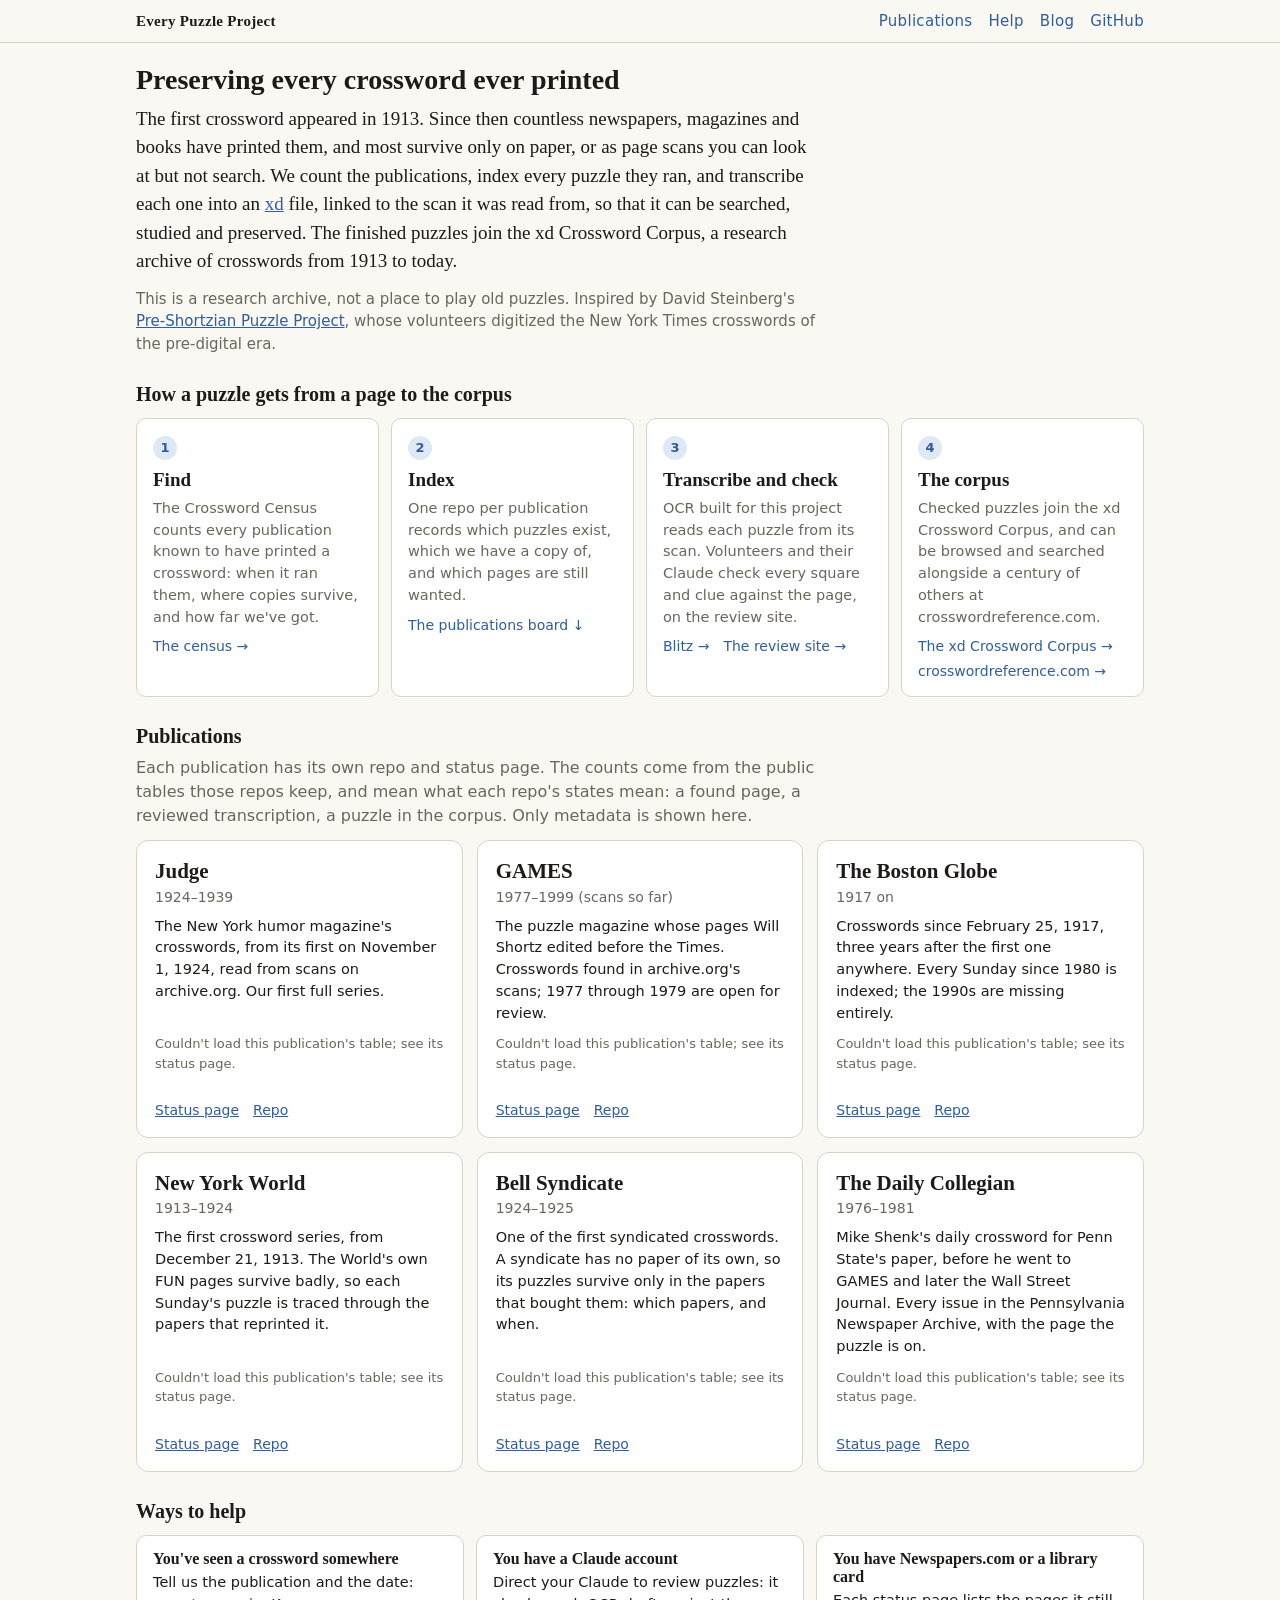
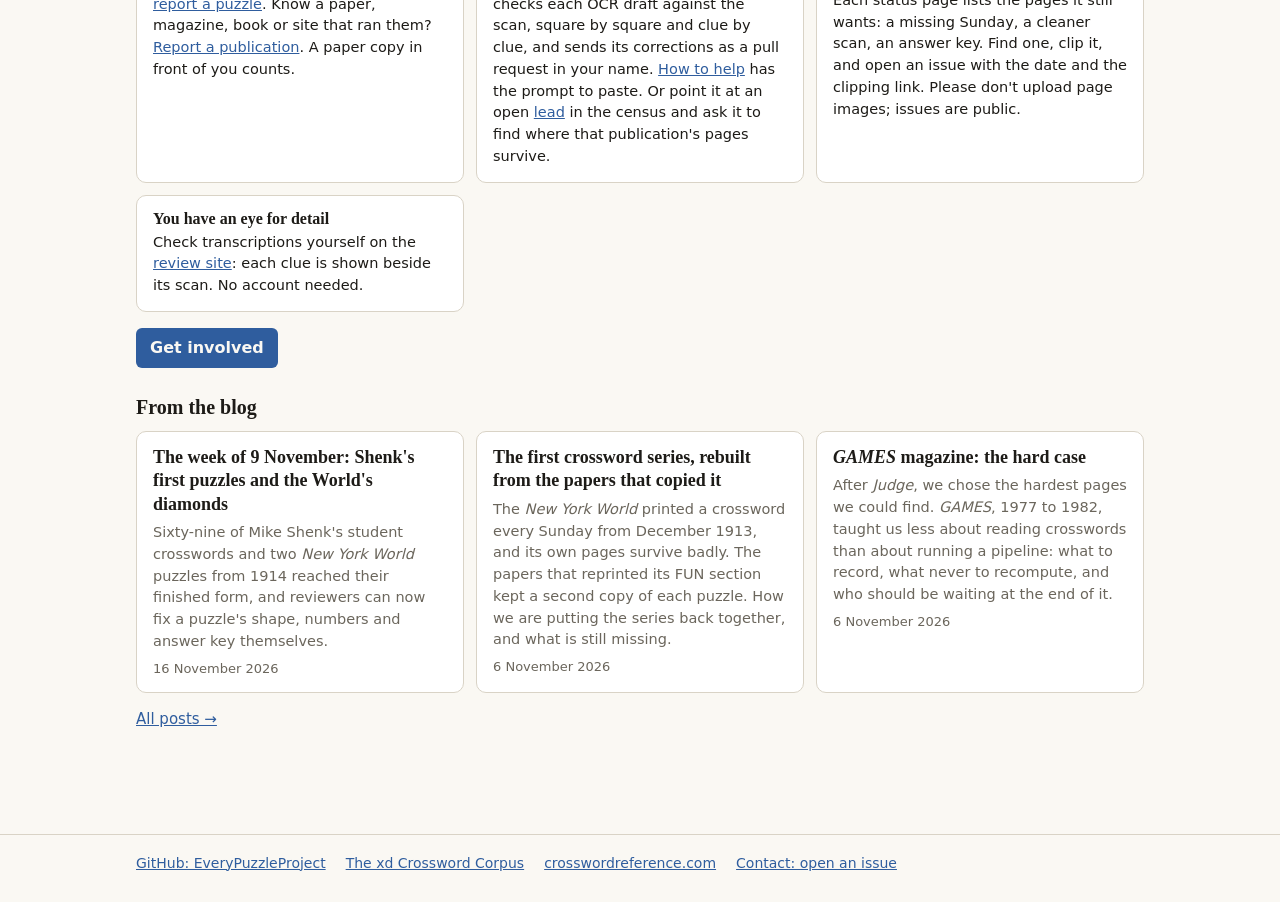
<file: index.html>
<!doctype html>
<html lang="en">
<head>
<meta charset="utf-8">
<meta name="viewport" content="width=device-width,initial-scale=1">
<title>Every Puzzle Project</title>
<meta name="description" content="Preserving every crossword ever printed. Most old puzzles survive only on paper, or as scans you can look at but not search. We count the publications, index the puzzles, and transcribe each one into an xd file linked to its scan, so it is archived for good in the xd Crossword Corpus.">
<meta property="og:type" content="website">
<meta property="og:site_name" content="Every Puzzle Project">
<meta property="og:title" content="Every Puzzle Project: preserving every crossword ever printed">
<meta property="og:description" content="Preserving every crossword ever printed. Most old puzzles survive only on paper, or as scans you can look at but not search. We count the publications, index the puzzles, and transcribe each one into an xd file linked to its scan, so it is archived for good in the xd Crossword Corpus.">
<meta property="og:url" content="https://everypuzzleproject.org/">
<meta property="og:image" content="https://everypuzzleproject.org/img/social-card.png">
<meta property="og:image:width" content="1200">
<meta property="og:image:height" content="630">
<meta property="og:image:alt" content="Judge magazine's November 15, 1924 cover, a full-page crossword, beside the words: Preserving every crossword ever printed">
<meta name="twitter:card" content="summary_large_image">
<link rel="canonical" href="https://everypuzzleproject.org/">
<link rel="icon" href="data:image/svg+xml,%3Csvg xmlns=%27http://www.w3.org/2000/svg%27 viewBox=%270 0 3 3%27%3E%3Crect width=%273%27 height=%273%27 fill=%27%23fff%27/%3E%3Crect width=%271%27 height=%271%27 fill=%27%231d1b17%27/%3E%3Crect x=%272%27 y=%272%27 width=%271%27 height=%271%27 fill=%27%231d1b17%27/%3E%3C/svg%3E">
<link rel="stylesheet" href="site.css?v=202611061">
<style>
  .lede { font: 19px/1.5 var(--serif); max-width: 680px; margin: 8px 0 0; }
  .aside { font-size: 15px; color: var(--muted); max-width: 680px; margin: 12px 0 0; }
  .cta { display: inline-block; margin-top: 16px; padding: 8px 14px; border-radius: 6px; background: var(--accent); color: var(--bg);
    text-decoration: none; font-weight: 600; }
  .cta:hover { filter: brightness(1.1); }

  /* The chain */
  .chain { display: grid; grid-template-columns: repeat(auto-fit, minmax(220px, 1fr)); gap: 12px; margin: 12px 0 0; counter-reset: step; }
  .chain > div { position: relative; background: var(--surface); border: 1px solid var(--line); border-radius: 10px; padding: 16px 16px 14px; }
  .chain > div::before { counter-increment: step; content: counter(step); display: inline-block; width: 24px; height: 24px; border-radius: 50%;
    background: var(--accent-soft); color: var(--accent); font: 700 13px/24px var(--sans); text-align: center; margin-bottom: 8px; }
  .chain b { display: block; font: 600 19px/1.25 var(--serif); }
  .chain p { margin: 6px 0 0; font-size: 14.5px; color: var(--muted); }
  .chain .go { display: flex; flex-wrap: wrap; gap: 4px 14px; margin-top: 8px; font-size: 14px; }
  .chain .go a { text-decoration: none; }
  .chain .go a:hover { text-decoration: underline; }

  /* The publications board */
  .board { display: grid; grid-template-columns: repeat(auto-fit, minmax(300px, 1fr)); gap: 14px; margin-top: 12px; }
  .card { background: var(--surface); border: 1px solid var(--line); border-radius: 12px; padding: 18px 18px 16px; display: flex; flex-direction: column; }
  .card h3 { margin: 0; font: 600 21px/1.2 var(--serif); }
  .card h3 a { color: var(--ink); text-decoration: none; }
  .card h3 a:hover { text-decoration: underline; }
  .card .years { font-size: 14px; color: var(--muted); margin-top: 2px; }
  .card .desc { font-size: 14.5px; margin: 8px 0 0; color: var(--ink); flex: 1; }
  .card .big { font: 700 34px/1 var(--serif); letter-spacing: -.02em; margin-top: 14px; }
  .card .big small { font: 500 14px var(--sans); color: var(--muted); letter-spacing: 0; margin-left: 6px; }
  .bar { display: flex; height: 10px; border-radius: 5px; overflow: hidden; background: var(--line); margin: 10px 0 8px; gap: 2px; }
  .bar span { display: block; height: 100%; }
  .counts { display: flex; flex-wrap: wrap; gap: 4px 14px; font-size: 13.5px; color: var(--muted); margin-top: 6px; }
  .counts b { color: var(--ink); font-weight: 600; }
  .sw { display: inline-block; width: 10px; height: 10px; border-radius: 3px; margin-right: 5px; vertical-align: -1px; }
  .k-done { background: var(--good); }
  .k-progress { background: var(--accent); }
  .k-wanted { background: var(--warm); }
  .k-other { background: var(--line); box-shadow: inset 0 0 0 1px color-mix(in srgb, var(--muted) 40%, transparent); }
  .card .links { margin-top: 14px; font-size: 14px; display: flex; flex-wrap: wrap; gap: 4px 14px; }
  .card .status-note { font-size: 13px; color: var(--muted); margin-top: 10px; }

  /* Ways to help */
  .help { display: grid; grid-template-columns: repeat(auto-fit, minmax(260px, 1fr)); gap: 12px; margin-top: 12px; }
  .help div { background: var(--surface); border: 1px solid var(--line); border-radius: 10px; padding: 14px 16px; }
  .help b { display: block; font: 600 16px var(--serif); margin-bottom: 4px; }
  .help p { margin: 0; font-size: 14.5px; }

  /* Blog */
  .blog { display: grid; grid-template-columns: repeat(auto-fit, minmax(260px, 1fr)); gap: 12px; margin: 12px 0 8px; }
  .blog a { display: block; background: var(--surface); border: 1px solid var(--line); border-radius: 10px; padding: 14px 16px;
    text-decoration: none; color: var(--ink); }
  .blog a:hover { border-color: var(--accent); }
  .blog b { display: block; font: 600 18px/1.3 var(--serif); }
  .blog p { margin: 6px 0 0; font-size: 14.5px; color: var(--muted); }
  .blog .date { font-size: 13px; color: var(--muted); margin-top: 6px; }
  .more { font-size: 15px; }

  footer { border-top: 1px solid var(--line); margin-top: 40px; }
  footer .wrap { padding-top: 18px; padding-bottom: 28px; font-size: 14px; color: var(--muted); display: flex; flex-wrap: wrap; gap: 6px 20px; }
  @media (max-width: 560px) { .lede { font-size: 17px; } h1 { font-size: 26px; } }
</style>
<script type="application/ld+json">
{
 "@context": "https://schema.org",
 "@graph": [
  {
   "@type": "Organization",
   "@id": "https://everypuzzleproject.org/#org",
   "name": "Every Puzzle Project",
   "alternateName": [
    "EPP",
    "The Every Puzzle Project"
   ],
   "url": "https://everypuzzleproject.org/",
   "logo": "https://everypuzzleproject.org/img/social-card.png",
   "description": "Preserving every crossword ever printed: a census of the publications that ran crosswords, and a transcription of each puzzle into an xd file linked to its scan, archived in the xd Crossword Corpus.",
   "sameAs": [
    "https://github.com/EveryPuzzleProject",
    "https://blitz.xwordapp.com/"
   ]
  },
  {
   "@type": "WebSite",
   "@id": "https://everypuzzleproject.org/#site",
   "name": "Every Puzzle Project",
   "alternateName": "EPP",
   "url": "https://everypuzzleproject.org/",
   "publisher": {
    "@id": "https://everypuzzleproject.org/#org"
   }
  }
 ]
}
</script>
</head>
<body>
<header class="epp-header"><div class="wrap">
  <a href="./">Every Puzzle Project</a>
  <nav><a href="#publications">Publications</a><a href="#help">Help</a><a href="blog/">Blog</a><a href="https://github.com/EveryPuzzleProject">GitHub</a></nav>
</div></header>
<main class="wrap">
  <h1>Preserving every crossword ever printed</h1>
  <p class="lede">The first crossword appeared in 1913. Since then countless newspapers, magazines and books have printed
    them, and most survive only on paper, or as page scans you can look at but not search. We count the publications,
    index every puzzle they ran, and transcribe each one into an <a href="https://github.com/century-arcade/xdformat">xd</a>
    file, linked to the scan it was read from, so that it can be searched, studied and preserved. The finished puzzles
    join the xd Crossword Corpus, a research archive of crosswords from 1913 to today.</p>
  <p class="aside">This is a research archive, not a place to play old puzzles. Inspired by David Steinberg's
    <a href="http://www.preshortzianpuzzleproject.com/">Pre-Shortzian Puzzle Project</a>, whose volunteers digitized the
    New York Times crosswords of the pre-digital era.</p>

  <h2>How a puzzle gets from a page to the corpus</h2>
  <div class="chain">
    <div><b>Find</b>
      <p>The Crossword Census counts every publication known to have printed a crossword: when it ran them, where copies
        survive, and how far we've got.</p><div class="go"><a href="https://everypuzzleproject.org/census/">The census →</a></div></div>
    <div><b>Index</b>
      <p>One repo per publication records which puzzles exist, which we have a copy of, and which pages are still
        wanted.</p><div class="go"><a href="#publications">The publications board ↓</a></div></div>
    <div><b>Transcribe and check</b>
      <p>OCR built for this project reads each puzzle from its scan. Volunteers and their Claude check every square and clue
        against the page, on the review site.</p><div class="go"><a href="https://blitz.xwordapp.com/">Blitz →</a><a href="https://blitz.xwordapp.com/review/">The review site →</a></div></div>
    <div><b>The corpus</b>
      <p>Checked puzzles join the xd Crossword Corpus, and can be browsed and searched alongside a century of others at
        crosswordreference.com.</p><div class="go"><a href="https://github.com/century-arcade/xdcorpus">The xd Crossword Corpus →</a><a href="https://crosswordreference.com">crosswordreference.com →</a></div></div>
  </div>

  <h2 id="publications">Publications</h2>
  <p class="muted" style="margin:0;max-width:680px">Each publication has its own repo and status page. The counts come from the
    public tables those repos keep, and mean what each repo's states mean: a found page, a reviewed transcription, a puzzle
    in the corpus. Only metadata is shown here.</p>
  <div class="board" id="board"><p class="muted">Loading the publications…</p></div>

  <h2 id="help">Ways to help</h2>
  <div class="help">
    <div><b>You've seen a crossword somewhere</b>
      <p>Tell us the publication and the date: <a href="https://github.com/EveryPuzzleProject/census/issues/new?template=report-puzzle.yml">report a puzzle</a>.
        Know a paper, magazine, book or site that ran them? <a href="https://github.com/EveryPuzzleProject/census/issues/new?template=report-publication.yml">Report a publication</a>.
        A paper copy in front of you counts.</p></div>
    <div><b>You have a Claude account</b>
      <p>Direct your Claude to review puzzles: it checks each OCR draft against the scan, square by square and clue by clue, and
        sends its corrections as a pull request in your name. <a href="https://github.com/EveryPuzzleProject/blitz#how-to-help">How to help</a>
        has the prompt to paste. Or point it at an open <a href="https://github.com/EveryPuzzleProject/census/issues?q=is%3Aopen+label%3Alead">lead</a>
        in the census and ask it to find where that publication's pages survive.</p></div>
    <div><b>You have Newspapers.com or a library card</b>
      <p>Each status page lists the pages it still wants: a missing Sunday, a cleaner scan, an answer key. Find one, clip it, and
        open an issue with the date and the clipping link. Please don't upload page images; issues are public.</p></div>
    <div><b>You have an eye for detail</b>
      <p>Check transcriptions yourself on the <a href="https://blitz.xwordapp.com/review/">review site</a>: each clue is shown beside
        its scan. No account needed.</p></div>
  </div>
  <a class="cta" href="https://github.com/EveryPuzzleProject/blitz#how-to-help">Get involved</a>

  <h2>From the blog</h2>
  <div class="blog">
    <a href="blog/week-2026-11-09.html"><b>The week of 9 November: Shenk's first puzzles and the World's diamonds</b>
      <p>Sixty-nine of Mike Shenk's student crosswords and two <i>New York World</i> puzzles from 1914 reached their
        finished form, and reviewers can now fix a puzzle's shape, numbers and answer key themselves.</p><div class="date">16 November 2026</div></a>
    <a href="blog/newyorkworld.html"><b>The first crossword series, rebuilt from the papers that copied it</b>
      <p>The <i>New York World</i> printed a crossword every Sunday from December 1913, and its own pages survive badly.
        The papers that reprinted its FUN section kept a second copy of each puzzle. How we are putting the series back
        together, and what is still missing.</p><div class="date">6 November 2026</div></a>
    <a href="blog/games.html"><b><i>GAMES</i> magazine: the hard case</b>
      <p>After <i>Judge</i>, we chose the hardest pages we could find. <i>GAMES</i>, 1977 to 1982, taught us less
        about reading crosswords than about running a pipeline: what to record, what never to recompute, and who
        should be waiting at the end of it.</p><div class="date">6 November 2026</div></a>
  </div>
  <p class="more"><a href="blog/">All posts →</a></p>
</main>
<footer><div class="wrap">
  <a href="https://github.com/EveryPuzzleProject">GitHub: EveryPuzzleProject</a>
  <a href="https://github.com/century-arcade/xdcorpus">The xd Crossword Corpus</a>
  <a href="https://crosswordreference.com">crosswordreference.com</a>
  <a href="https://github.com/EveryPuzzleProject/census/issues">Contact: open an issue</a>
</div></footer>
<script>
// The publications board. publications.json says, for each publication, which public TSV
// gives its counts and how to read it; nothing here is specific to a publication.
const esc = s => String(s ?? '').replace(/[&<>"]/g, c => ({'&': '&amp;', '<': '&lt;', '>': '&gt;', '"': '&quot;'}[c]));
const fmt = n => n.toLocaleString('en-US');

function parseTsv(text) {
  const lines = text.replace(/\r/g, '').split('\n').filter(l => l.length);
  const head = lines.shift().split('\t');
  return lines.map(l => { const cells = l.split('\t'); return Object.fromEntries(head.map((h, i) => [h, cells[i] ?? ''])); });
}

// Returns [{label, kind, n}] for one source, or null if the fetch failed.
async function countSource(src) {
  const r = await fetch(src.url, {cache: 'no-cache'});
  if (!r.ok) throw new Error(`${r.status} ${src.url}`);
  const rows = parseTsv(await r.text());
  return src.counts.map(c => ({
    label: c.label, kind: c.kind,
    n: c.states ? rows.filter(row => c.states.includes(row[src.column])).length : rows.length,
  }));
}

function card(pub, results, loading) {
  const name = `<h3><a href="${esc(pub.status_page)}">${esc(pub.name)}</a></h3>`;
  let data = '', failed = false;
  results.forEach((res, i) => {
    const src = pub.sources[i];
    if (!res) { failed = true; return; }
    const shown = res.filter(c => c.n > 0);
    const total = res.reduce((s, c) => s + c.n, 0);
    const partition = !!src.column;   // states partition the rows, so a bar and a total make sense
    if (partition) {
      const done = res.filter(c => c.kind === 'done').reduce((s, c) => s + c.n, 0);
      data += `<div class="big">${fmt(done)}<small>of ${fmt(total)} ${esc(src.unit)}</small></div>
        <div class="bar">${shown.map(c => `<span class="k-${c.kind}" style="width:${100 * c.n / total}%" title="${esc(c.label)}: ${fmt(c.n)}"></span>`).join('')}</div>`;
    } else {
      data += shown.map(c => `<div class="big">${fmt(c.n)}<small>${esc(c.label.toLowerCase())}</small></div>`).join('');
      return;
    }
    data += `<div class="counts">${shown.map(c => `<span><i class="sw k-${c.kind}"></i><b>${fmt(c.n)}</b> ${esc(c.label.toLowerCase())}</span>`).join('')}</div>`;
  });
  if (failed) data += `<p class="status-note">${loading ? 'Loading counts…' : "Couldn't load this publication's table; see its status page."}</p>`;
  return `<section class="card" id="pub-${esc(pub.id)}">${name}
    <div class="years">${esc(pub.years)}</div>
    <p class="desc">${esc(pub.description)}</p>
    ${data}
    <div class="links"><a href="${esc(pub.status_page)}">Status page</a><a href="${esc(pub.repo)}">Repo</a></div>
  </section>`;
}

(async () => {
  const reg = await fetch('publications.json', {cache: 'no-cache'}).then(r => r.json());
  const board = document.getElementById('board');
  // Draw every card at once with static text, then fill in counts as each table arrives.
  board.innerHTML = reg.publications.map(pub => card(pub, pub.sources.map(() => null), true)).join('');
  await Promise.all(reg.publications.map(async pub => {
    const results = await Promise.all(pub.sources.map(src => countSource(src).catch(e => { console.warn(pub.id, e.message); return null; })));
    document.getElementById(`pub-${pub.id}`).outerHTML = card(pub, results);
  }));
})().catch(e => {
  document.getElementById('board').innerHTML = `<p class="muted">Couldn't load the publications list (${esc(e.message)}).
    See the <a href="https://github.com/EveryPuzzleProject">project's repos on GitHub</a>.</p>`;
});
</script>
</body>
</html>
</file>
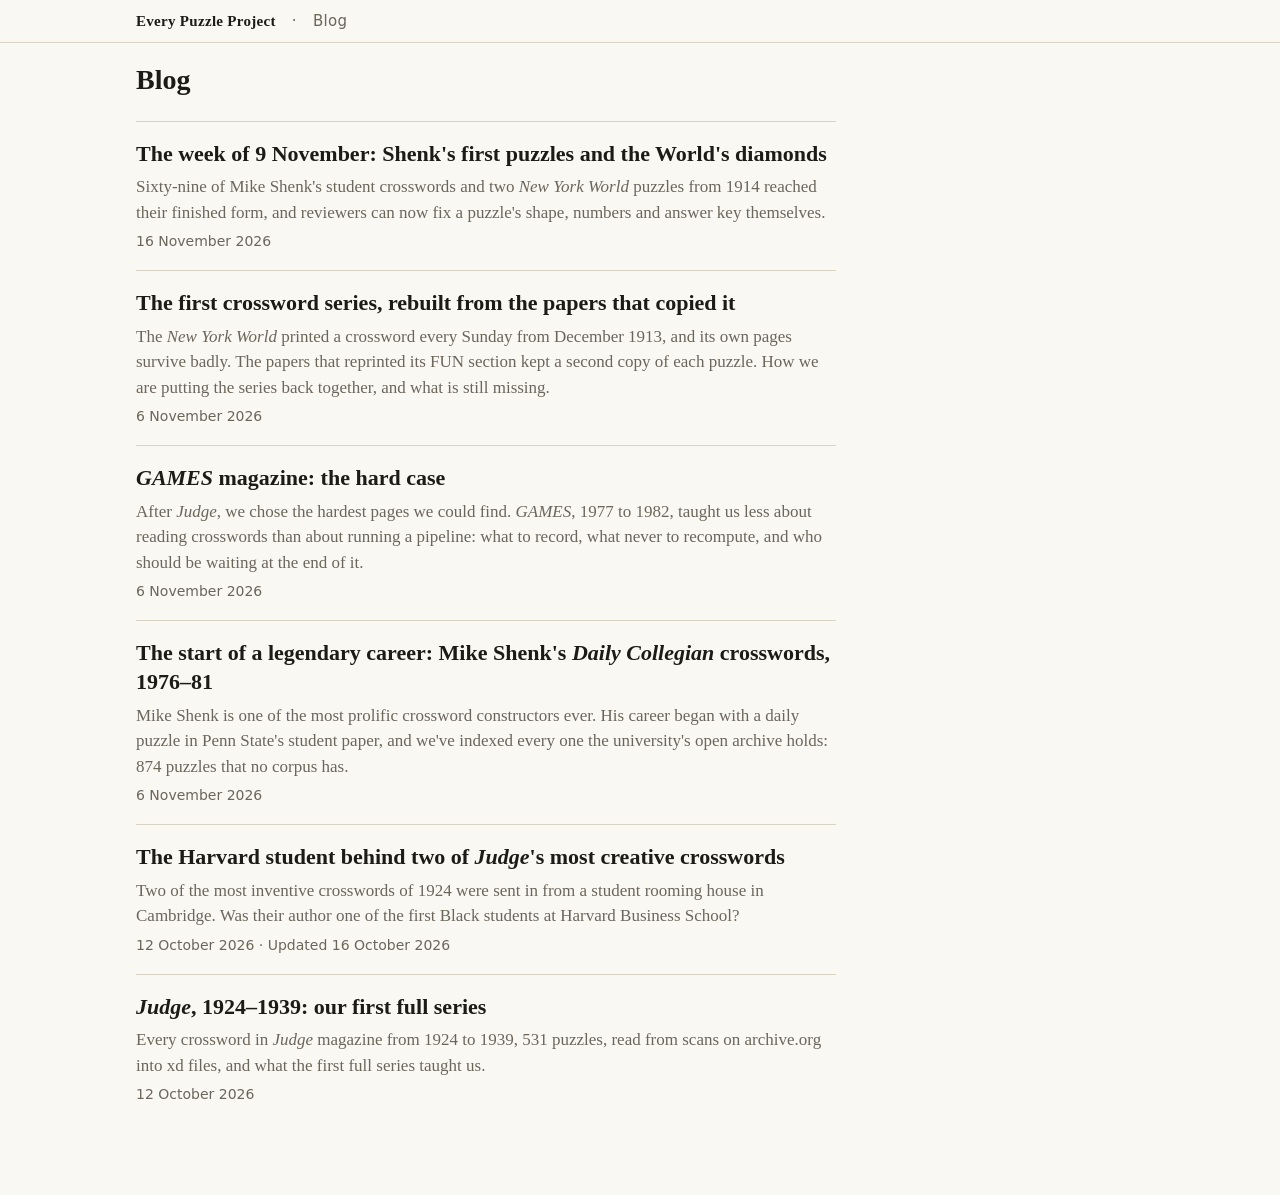
<file: blog/index.html>
<!doctype html>
<html lang="en">
<head>
<meta charset="utf-8">
<meta name="viewport" content="width=device-width,initial-scale=1">
<title>Every Puzzle Project: Blog</title>
<meta name="description" content="Notes from the Every Puzzle Project: what we find in old crosswords, and how we're preserving them.">
<meta property="og:type" content="website">
<meta property="og:site_name" content="Every Puzzle Project">
<meta property="og:title" content="Every Puzzle Project: Blog">
<meta property="og:url" content="https://everypuzzleproject.org/blog/">
<link rel="canonical" href="https://everypuzzleproject.org/blog/">
<meta property="og:image" content="https://everypuzzleproject.org/img/social-card.png">
<link rel="icon" href="data:image/svg+xml,%3Csvg xmlns=%27http://www.w3.org/2000/svg%27 viewBox=%270 0 3 3%27%3E%3Crect width=%273%27 height=%273%27 fill=%27%23fff%27/%3E%3Crect width=%271%27 height=%271%27 fill=%27%231d1b17%27/%3E%3Crect x=%272%27 y=%272%27 width=%271%27 height=%271%27 fill=%27%231d1b17%27/%3E%3C/svg%3E">
<link rel="stylesheet" href="../site.css?v=202611061">
<style>
  .posts { max-width: 700px; list-style: none; padding: 0; margin: 24px 0; }
  .posts li { border-top: 1px solid var(--line); padding: 18px 0; }
  .posts a { font: 600 22px/1.3 var(--serif); color: var(--ink); text-decoration: none; }
  .posts a:hover { text-decoration: underline; }
  .posts p { font: 17px/1.5 var(--serif); color: var(--muted); margin: 6px 0 0; }
  .posts .date { font-size: 14px; color: var(--muted); margin-top: 6px; }
</style>
<script type="application/ld+json">
{
 "@context": "https://schema.org",
 "@type": "Blog",
 "name": "Every Puzzle Project: Blog",
 "url": "https://everypuzzleproject.org/blog/",
 "publisher": {
  "@id": "https://everypuzzleproject.org/#org"
 },
 "isPartOf": {
  "@id": "https://everypuzzleproject.org/#site"
 }
}
</script>
</head>
<body>
<header class="epp-header"><div class="wrap"><a href="../">Every Puzzle Project</a><a class="epp-page" href="./">Blog</a></div></header>
<main class="wrap">
<h1>Blog</h1>
<ul class="posts">
  <li><a href="week-2026-11-09.html">The week of 9 November: Shenk's first puzzles and the World's diamonds</a>
    <p>Sixty-nine of Mike Shenk's student crosswords and two <i>New York World</i> puzzles from 1914 reached their
      finished form, and reviewers can now fix a puzzle's shape, numbers and answer key themselves.</p>
    <div class="date">16 November 2026</div></li>
  <li><a href="newyorkworld.html">The first crossword series, rebuilt from the papers that copied it</a>
    <p>The <i>New York World</i> printed a crossword every Sunday from December 1913, and its own pages survive badly.
      The papers that reprinted its FUN section kept a second copy of each puzzle. How we are putting the series back
      together, and what is still missing.</p>
    <div class="date">6 November 2026</div></li>
  <li><a href="games.html"><i>GAMES</i> magazine: the hard case</a>
    <p>After <i>Judge</i>, we chose the hardest pages we could find. <i>GAMES</i>, 1977 to 1982, taught us less
      about reading crosswords than about running a pipeline: what to record, what never to recompute, and who
      should be waiting at the end of it.</p>
    <div class="date">6 November 2026</div></li>
  <li><a href="collegian.html">The start of a legendary career: Mike Shenk's <i>Daily Collegian</i> crosswords, 1976–81</a>
    <p>Mike Shenk is one of the most prolific crossword constructors ever. His career began with a daily puzzle in
      Penn State's student paper, and we've indexed every one the university's open archive holds: 874 puzzles that
      no corpus has.</p>
    <div class="date">6 November 2026</div></li>
  <li><a href="pelham.html">The Harvard student behind two of <i>Judge</i>'s most creative crosswords</a>
    <p>Two of the most inventive crosswords of 1924 were sent in from a student rooming house in Cambridge. Was their
      author one of the first Black students at Harvard Business School?</p>
    <div class="date">12 October 2026 · Updated 16 October 2026</div></li>
  <li><a href="judge.html"><i>Judge</i>, 1924–1939: our first full series</a>
    <p>Every crossword in <i>Judge</i> magazine from 1924 to 1939, 531 puzzles, read from scans on archive.org into xd
      files, and what the first full series taught us.</p>
    <div class="date">12 October 2026</div></li>
</ul>
</main>
</body>
</html>
</file>
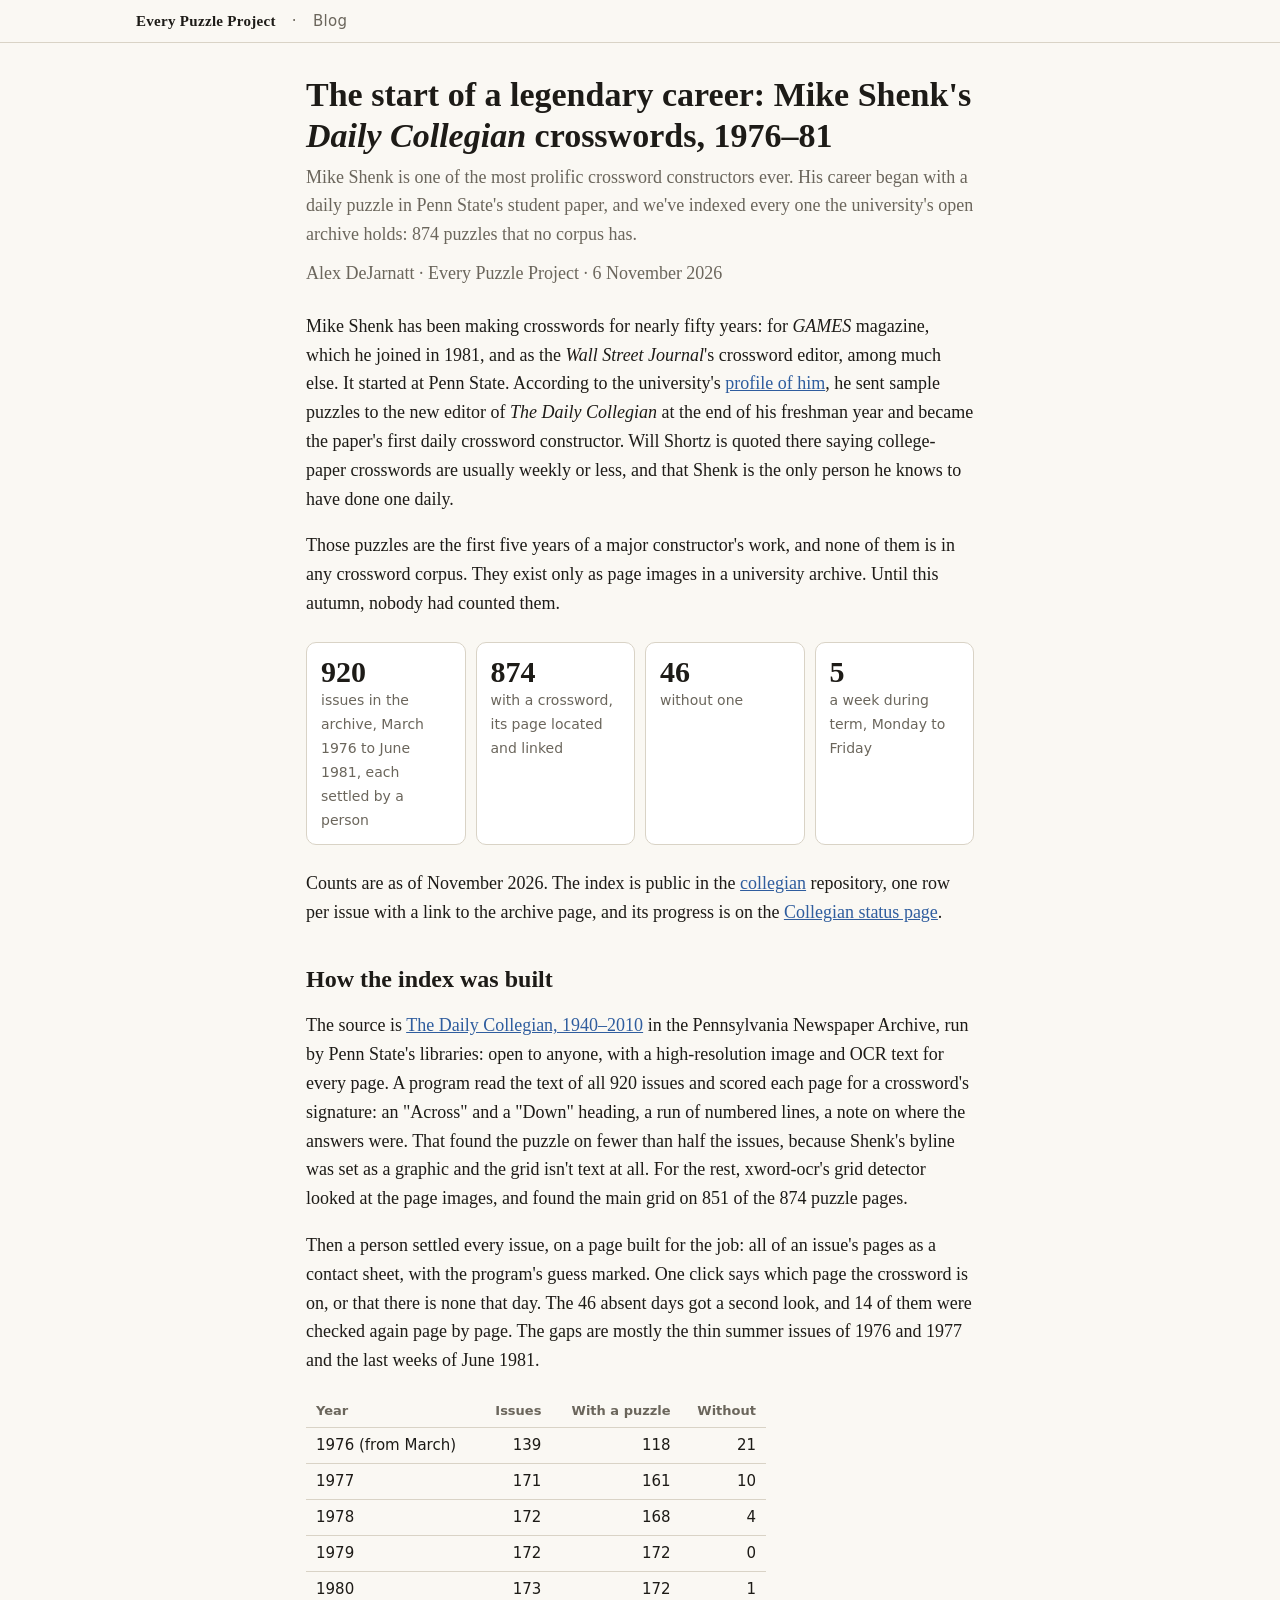
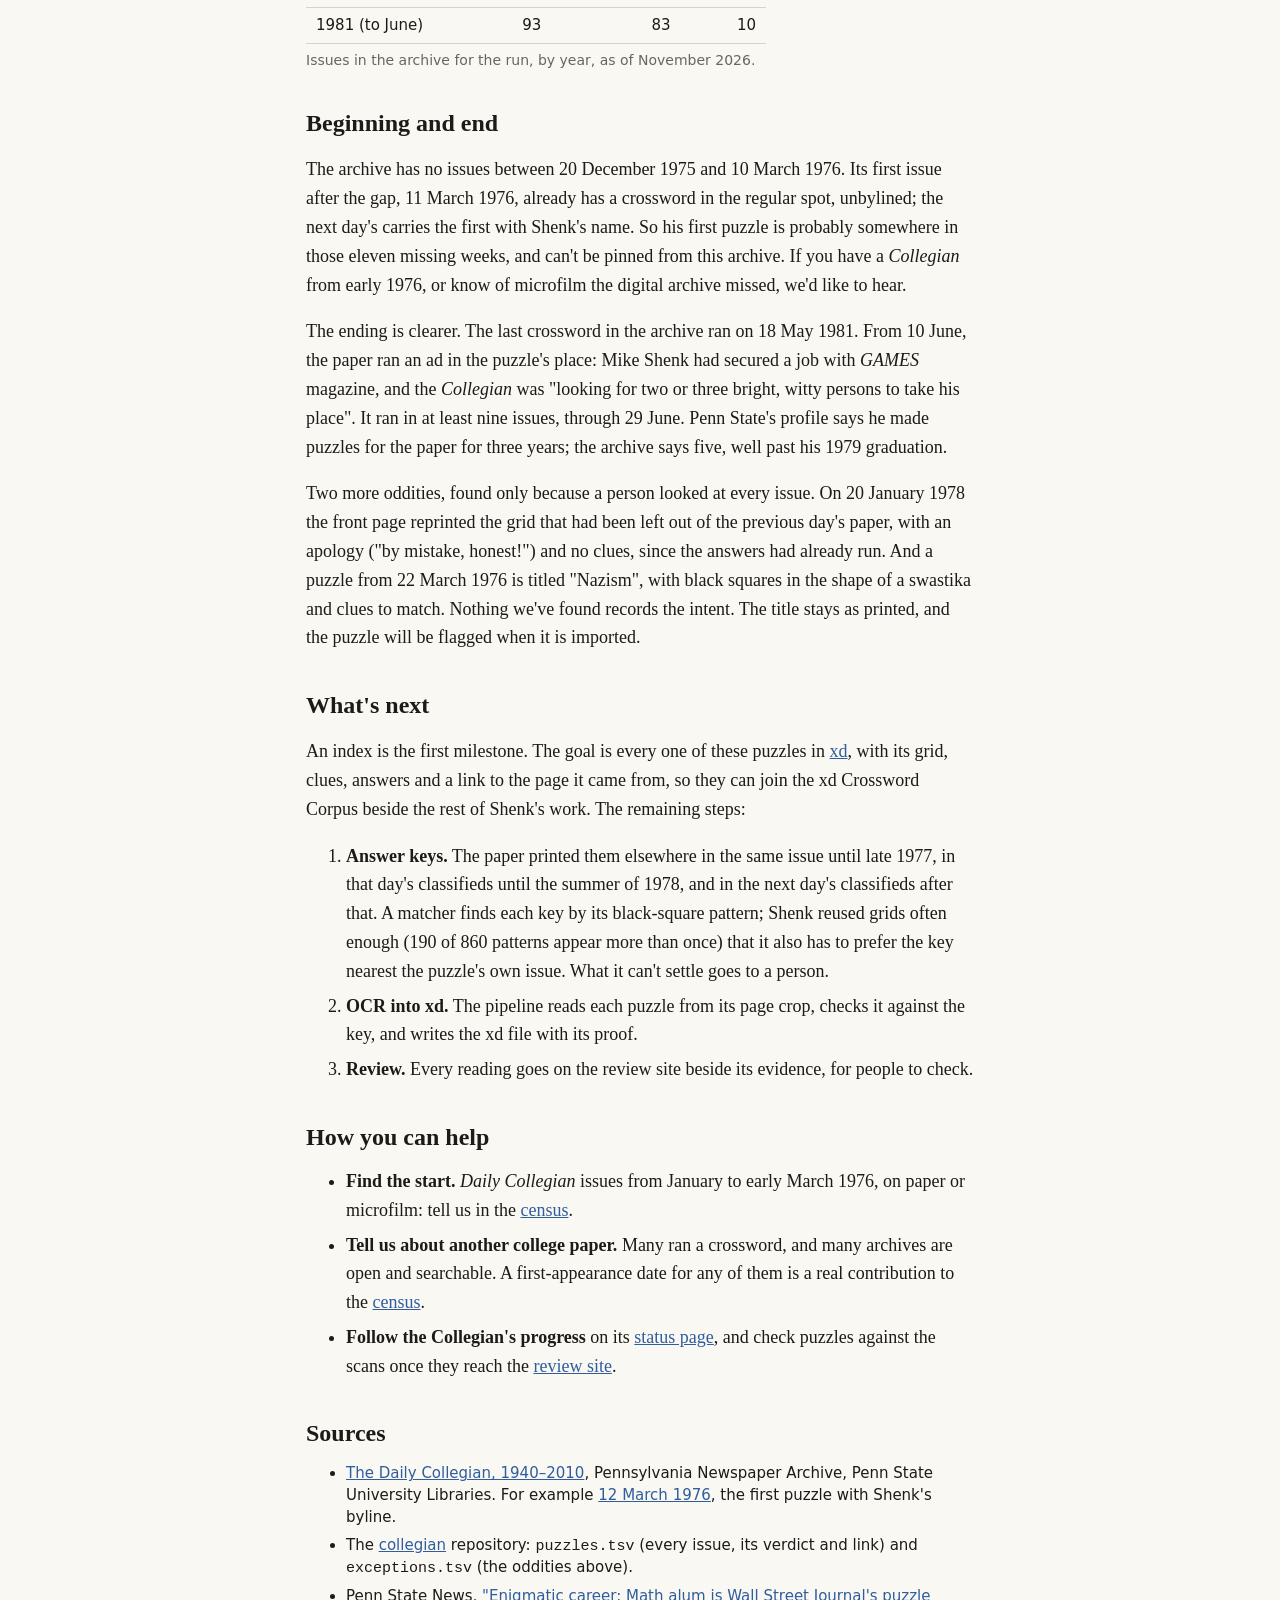
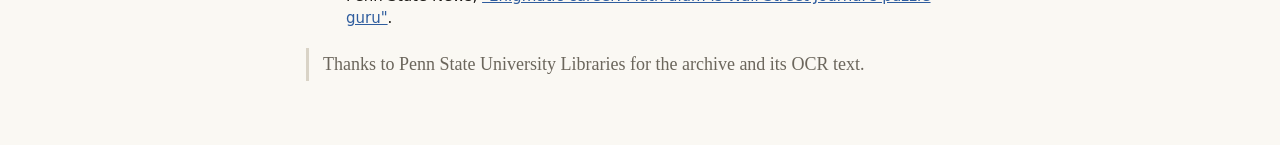
<file: blog/collegian.html>
<!doctype html>
<html lang="en">
<head>
<meta charset="utf-8">
<meta name="viewport" content="width=device-width,initial-scale=1">
<title>The start of a legendary career: Mike Shenk's Daily Collegian crosswords, 1976–81</title>
<meta name="description" content="Mike Shenk, one of the most prolific crossword constructors ever, began with a daily puzzle in Penn State's student paper. We've indexed every issue in the university's open archive: 874 puzzles no corpus has.">
<meta name="author" content="Alex DeJarnatt">
<meta property="og:type" content="article">
<meta property="og:site_name" content="Every Puzzle Project">
<meta property="og:title" content="The start of a legendary career: Mike Shenk's Daily Collegian crosswords, 1976–81">
<meta property="og:description" content="Mike Shenk's daily crossword in Penn State's Daily Collegian, 1976–1981: 920 issues settled, 874 puzzles found, and what it takes to bring them into the record.">
<meta property="og:url" content="https://everypuzzleproject.org/blog/collegian.html">
<link rel="canonical" href="https://everypuzzleproject.org/blog/collegian.html">
<meta property="og:image" content="https://everypuzzleproject.org/img/social-card.png">
<meta name="robots" content="noindex">
<link rel="icon" href="data:image/svg+xml,%3Csvg xmlns=%27http://www.w3.org/2000/svg%27 viewBox=%270 0 3 3%27%3E%3Crect width=%273%27 height=%273%27 fill=%27%23fff%27/%3E%3Crect width=%271%27 height=%271%27 fill=%27%231d1b17%27/%3E%3Crect x=%272%27 y=%272%27 width=%271%27 height=%271%27 fill=%27%231d1b17%27/%3E%3C/svg%3E">
<link rel="stylesheet" href="../site.css?v=202611061">
<style>
  .post { max-width: 700px; }
  .post p, .post li { font: 18px/1.6 var(--serif); }
  .post li { margin: 6px 0; }
  .post h1 { font-size: 34px; margin-top: 12px; }
  .post h2 { font-size: 24px; margin-top: 40px; }
  .dek { font: 20px/1.5 var(--serif); color: var(--muted); margin: 6px 0 0; }
  .byline { font-size: 14px; color: var(--muted); margin: 10px 0 24px; }
  .stats { display: grid; grid-template-columns: repeat(auto-fit, minmax(118px, 1fr)); gap: 10px; margin: 24px 0; }
  .stat { background: var(--surface); border: 1px solid var(--line); border-radius: 10px; padding: 12px 14px; }
  .stat b { display: block; font: 700 30px/1.1 var(--serif); }
  .stat span { font-size: 14px; color: var(--muted); }
  .years { width: 100%; max-width: 460px; border-collapse: collapse; margin: 20px 0 6px; font: 15px/1.4 var(--sans); }
  .years th, .years td { text-align: left; padding: 7px 10px; border-bottom: 1px solid var(--line); }
  .years th { font-weight: 600; color: var(--muted); font-size: 13px; }
  .years td.n, .years th.n { text-align: right; font-variant-numeric: tabular-nums; white-space: nowrap; }
  .post p.table-note { font: 14px/1.45 var(--sans); color: var(--muted); margin: 4px 0 20px; }
  .note { border-left: 3px solid var(--line); padding: 2px 0 2px 14px; color: var(--muted); }
  .post .sources li { font: 15px/1.45 var(--sans); }
  @media (max-width: 520px) { .post p, .post li { font-size: 17px; } .post h1 { font-size: 28px; } }
</style>
<script type="application/ld+json">
{
 "@context": "https://schema.org",
 "@type": "BlogPosting",
 "headline": "The start of a legendary career: Mike Shenk's Daily Collegian crosswords, 1976–81",
 "description": "Mike Shenk, one of the most prolific crossword constructors ever, began with a daily puzzle in Penn State's student paper. We've indexed every issue in the university's open archive: 874 puzzles no corpus has.",
 "url": "https://everypuzzleproject.org/blog/collegian.html",
 "mainEntityOfPage": "https://everypuzzleproject.org/blog/collegian.html",
 "datePublished": "2026-11-06",
 "dateModified": "2026-11-06",
 "author": {
  "@type": "Person",
  "name": "Alex DeJarnatt",
  "worksFor": {
   "@id": "https://everypuzzleproject.org/#org"
  }
 },
 "publisher": {
  "@type": "Organization",
  "@id": "https://everypuzzleproject.org/#org",
  "name": "Every Puzzle Project",
  "alternateName": [
   "EPP",
   "The Every Puzzle Project"
  ],
  "url": "https://everypuzzleproject.org/",
  "logo": "https://everypuzzleproject.org/img/social-card.png",
  "description": "Preserving every crossword ever printed: a census of the publications that ran crosswords, and a transcription of each puzzle into an xd file linked to its scan, archived in the xd Crossword Corpus.",
  "sameAs": [
   "https://github.com/EveryPuzzleProject",
   "https://blitz.xwordapp.com/"
  ]
 },
 "isPartOf": {
  "@type": "Blog",
  "url": "https://everypuzzleproject.org/blog/"
 },
 "image": "https://everypuzzleproject.org/img/social-card.png"
}
</script>
</head>
<body>
<header class="epp-header"><div class="wrap"><a href="../">Every Puzzle Project</a><a class="epp-page" href="./">Blog</a></div></header>
<main class="wrap post">

<h1>The start of a legendary career: Mike Shenk's <i>Daily Collegian</i> crosswords, 1976–81</h1>
<p class="dek">Mike Shenk is one of the most prolific crossword constructors ever. His career began with a daily puzzle in
  Penn State's student paper, and we've indexed every one the university's open archive holds: 874 puzzles that no
  corpus has.</p>
<p class="byline">Alex DeJarnatt · Every Puzzle Project · 6 November 2026</p>

<p>Mike Shenk has been making crosswords for nearly fifty years: for <i>GAMES</i> magazine, which he joined in 1981,
  and as the <i>Wall Street Journal</i>'s crossword editor, among much else. It started at Penn State. According to the
  university's <a href="https://www.psu.edu/news/arts-and-entertainment/story/enigmatic-career-math-alum-wall-street-journals-puzzle-guru">profile
  of him</a>, he sent sample puzzles to the new editor of <i>The Daily Collegian</i> at the end of his freshman year
  and became the paper's first daily crossword constructor. Will Shortz is quoted there saying college-paper crosswords
  are usually weekly or less, and that Shenk is the only person he knows to have done one daily.</p>

<p>Those puzzles are the first five years of a major constructor's work, and none of them is in any crossword
  corpus. They exist only as page images in a university archive. Until this autumn, nobody had counted them.</p>

<div class="stats">
  <div class="stat"><b>920</b><span>issues in the archive, March 1976 to June 1981, each settled by a person</span></div>
  <div class="stat"><b>874</b><span>with a crossword, its page located and linked</span></div>
  <div class="stat"><b>46</b><span>without one</span></div>
  <div class="stat"><b>5</b><span>a week during term, Monday to Friday</span></div>
</div>

<p>Counts are as of November 2026. The index is public in the
  <a href="https://github.com/EveryPuzzleProject/collegian">collegian</a> repository, one row per issue with a link to
  the archive page, and its progress is on the
  <a href="https://everypuzzleproject.org/collegian/">Collegian status page</a>.</p>

<h2>How the index was built</h2>

<p>The source is <a href="https://panewsarchive.psu.edu/lccn/sn85054904/">The Daily Collegian, 1940–2010</a> in the
  Pennsylvania Newspaper Archive, run by Penn State's libraries: open to anyone, with a high-resolution image and OCR
  text for every page. A program read the text of all 920 issues and scored each page for a crossword's signature: an
  "Across" and a "Down" heading, a run of numbered lines, a note on where the answers were. That found the puzzle on
  fewer than half the issues, because Shenk's byline was set as a graphic and the grid isn't text at all. For the rest,
  xword-ocr's grid detector looked at the page images, and found the main grid on 851 of the 874 puzzle pages.</p>

<p>Then a person settled every issue, on a page built for the job: all of an issue's pages as a contact sheet, with
  the program's guess marked. One click says which page the crossword is on, or that there is none that day. The 46
  absent days got a second look, and 14 of them were checked again page by page. The gaps are mostly the thin summer
  issues of 1976 and 1977 and the last weeks of June 1981.</p>

<table class="years">
  <tr><th>Year</th><th class="n">Issues</th><th class="n">With a puzzle</th><th class="n">Without</th></tr>
  <tr><td>1976 (from March)</td><td class="n">139</td><td class="n">118</td><td class="n">21</td></tr>
  <tr><td>1977</td><td class="n">171</td><td class="n">161</td><td class="n">10</td></tr>
  <tr><td>1978</td><td class="n">172</td><td class="n">168</td><td class="n">4</td></tr>
  <tr><td>1979</td><td class="n">172</td><td class="n">172</td><td class="n">0</td></tr>
  <tr><td>1980</td><td class="n">173</td><td class="n">172</td><td class="n">1</td></tr>
  <tr><td>1981 (to June)</td><td class="n">93</td><td class="n">83</td><td class="n">10</td></tr>
</table>
<p class="table-note">Issues in the archive for the run, by year, as of November 2026.</p>

<h2>Beginning and end</h2>

<p>The archive has no issues between 20 December 1975 and 10 March 1976. Its first issue after the gap, 11 March
  1976, already has a crossword in the regular spot, unbylined; the next day's carries the first with Shenk's name. So
  his first puzzle is probably somewhere in those eleven missing weeks, and can't be pinned from this archive. If you
  have a <i>Collegian</i> from early 1976, or know of microfilm the digital archive missed, we'd like to hear.</p>

<p>The ending is clearer. The last crossword in the archive ran on 18 May 1981. From 10 June, the paper ran an ad
  in the puzzle's place: Mike Shenk had secured a job with <i>GAMES</i> magazine, and the <i>Collegian</i> was
  "looking for two or three bright, witty persons to take his place". It ran in at least nine issues, through 29 June.
  Penn State's profile says he made puzzles for the paper for three years; the archive says five, well past his 1979
  graduation.</p>

<p>Two more oddities, found only because a person looked at every issue. On 20 January 1978 the front page reprinted
  the grid that had been left out of the previous day's paper, with an apology ("by mistake, honest!") and no clues,
  since the answers had already run. And a puzzle from 22 March 1976 is titled "Nazism", with black squares in the
  shape of a swastika and clues to match. Nothing we've found records the intent. The title stays as printed, and
  the puzzle will be flagged when it is imported.</p>

<h2>What's next</h2>

<p>An index is the first milestone. The goal is every one of these puzzles in
  <a href="https://github.com/century-arcade/xdformat">xd</a>, with its grid, clues, answers and a link to the page it
  came from, so they can join the xd Crossword Corpus beside the rest of Shenk's work. The remaining steps:</p>

<ol>
  <li><b>Answer keys.</b> The paper printed them elsewhere in the same issue until late 1977, in that day's
    classifieds until the summer of 1978, and in the next day's classifieds after that. A matcher finds each key by
    its black-square pattern; Shenk reused grids often enough (190 of 860 patterns appear more than once) that it
    also has to prefer the key nearest the puzzle's own issue. What it can't settle goes to a person.</li>
  <li><b>OCR into xd.</b> The pipeline reads each puzzle from its page crop, checks it against the key, and writes
    the xd file with its proof.</li>
  <li><b>Review.</b> Every reading goes on the review site beside its evidence, for people to check.</li>
</ol>

<h2>How you can help</h2>

<ul>
  <li><b>Find the start.</b> <i>Daily Collegian</i> issues from January to early March 1976, on paper or microfilm:
    tell us in the <a href="https://github.com/EveryPuzzleProject/census">census</a>.</li>
  <li><b>Tell us about another college paper.</b> Many ran a crossword, and many archives are open and searchable.
    A first-appearance date for any of them is a real contribution to the
    <a href="https://github.com/EveryPuzzleProject/census">census</a>.</li>
  <li><b>Follow the Collegian's progress</b> on its <a href="https://everypuzzleproject.org/collegian/">status
    page</a>, and check puzzles against the scans once they reach the
    <a href="https://blitz.xwordapp.com/review/">review site</a>.</li>
</ul>

<h2>Sources</h2>

<ul class="sources">
  <li><a href="https://panewsarchive.psu.edu/lccn/sn85054904/">The Daily Collegian, 1940–2010</a>, Pennsylvania
    Newspaper Archive, Penn State University Libraries. For example
    <a href="https://panewsarchive.psu.edu/lccn/sn85054904/1976-03-12/ed-1/seq-4/">12 March 1976</a>, the first puzzle
    with Shenk's byline.</li>
  <li>The <a href="https://github.com/EveryPuzzleProject/collegian">collegian</a> repository: <code>puzzles.tsv</code>
    (every issue, its verdict and link) and <code>exceptions.tsv</code> (the oddities above).</li>
  <li>Penn State News, <a href="https://www.psu.edu/news/arts-and-entertainment/story/enigmatic-career-math-alum-wall-street-journals-puzzle-guru">"Enigmatic
    career: Math alum is Wall Street Journal's puzzle guru"</a>.</li>
</ul>

<p class="note">Thanks to Penn State University Libraries for the archive and its OCR text.</p>

</main>
</body>
</html>
</file>
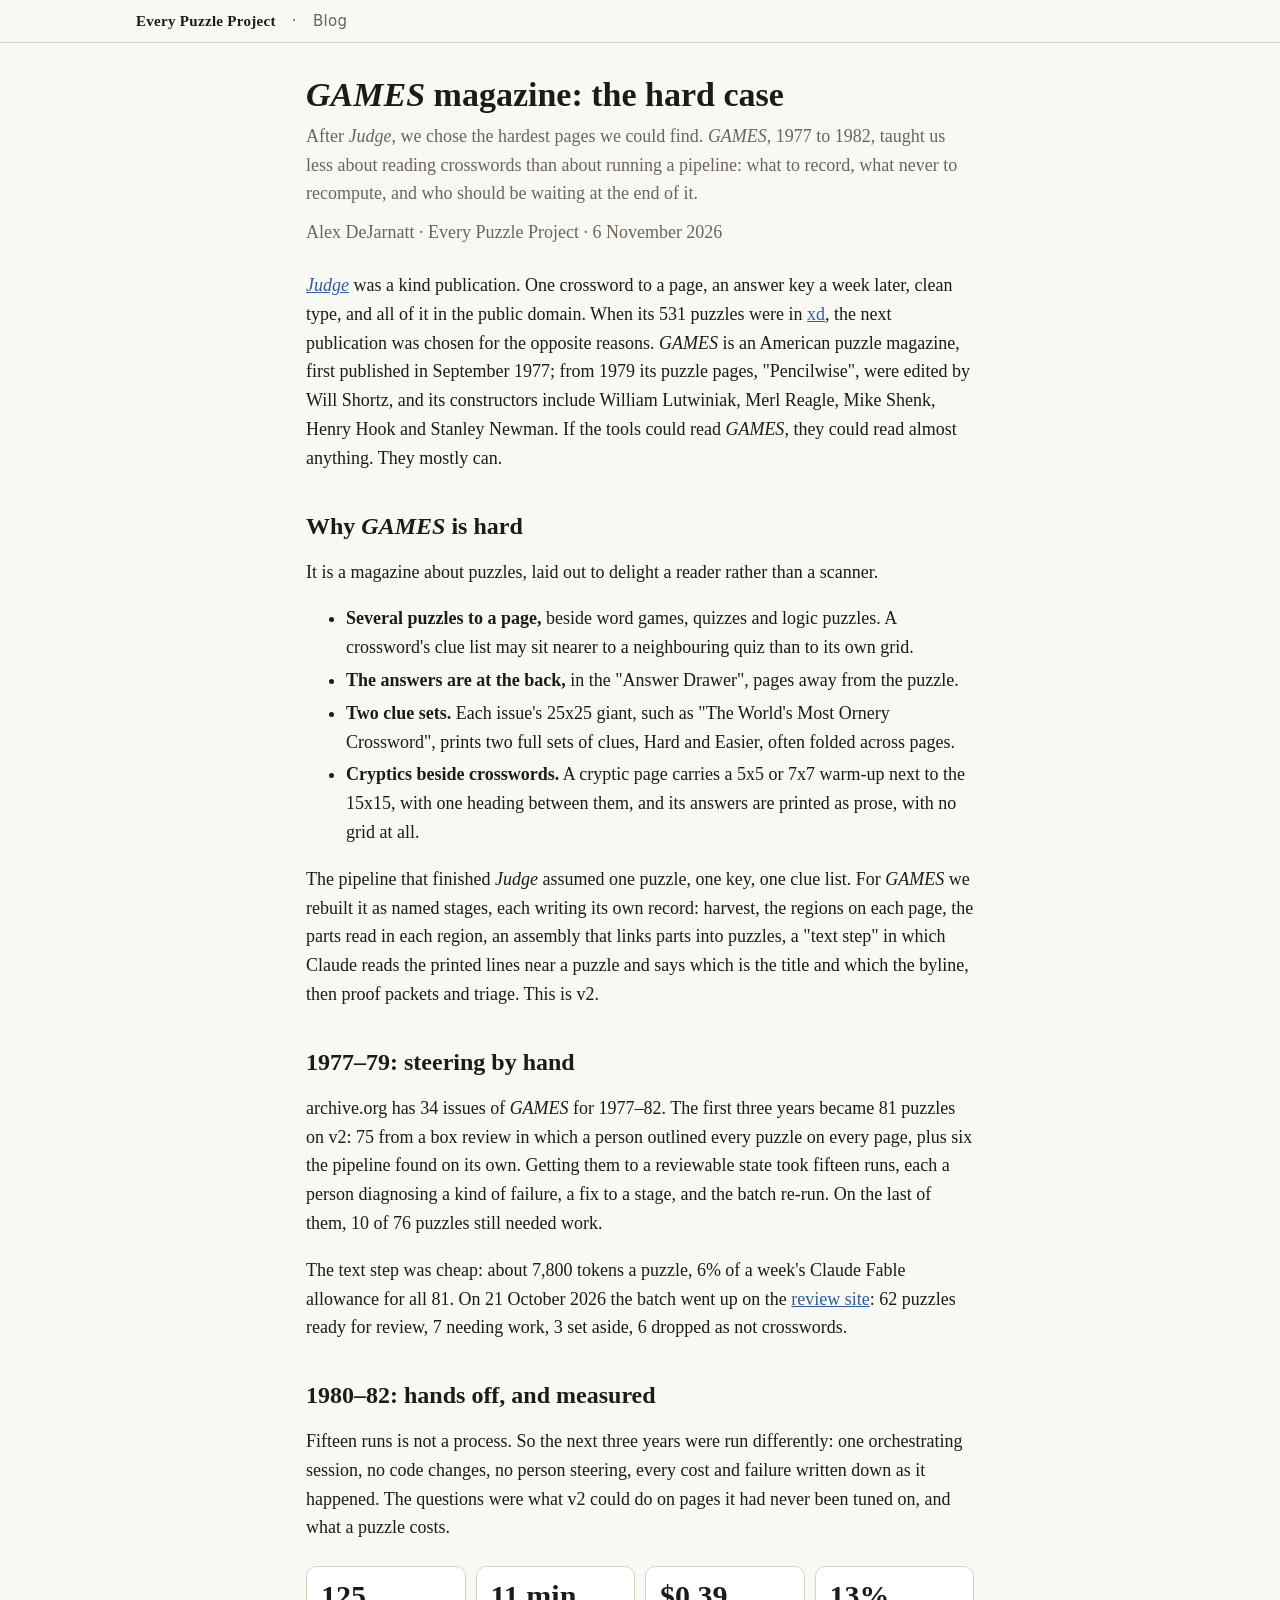
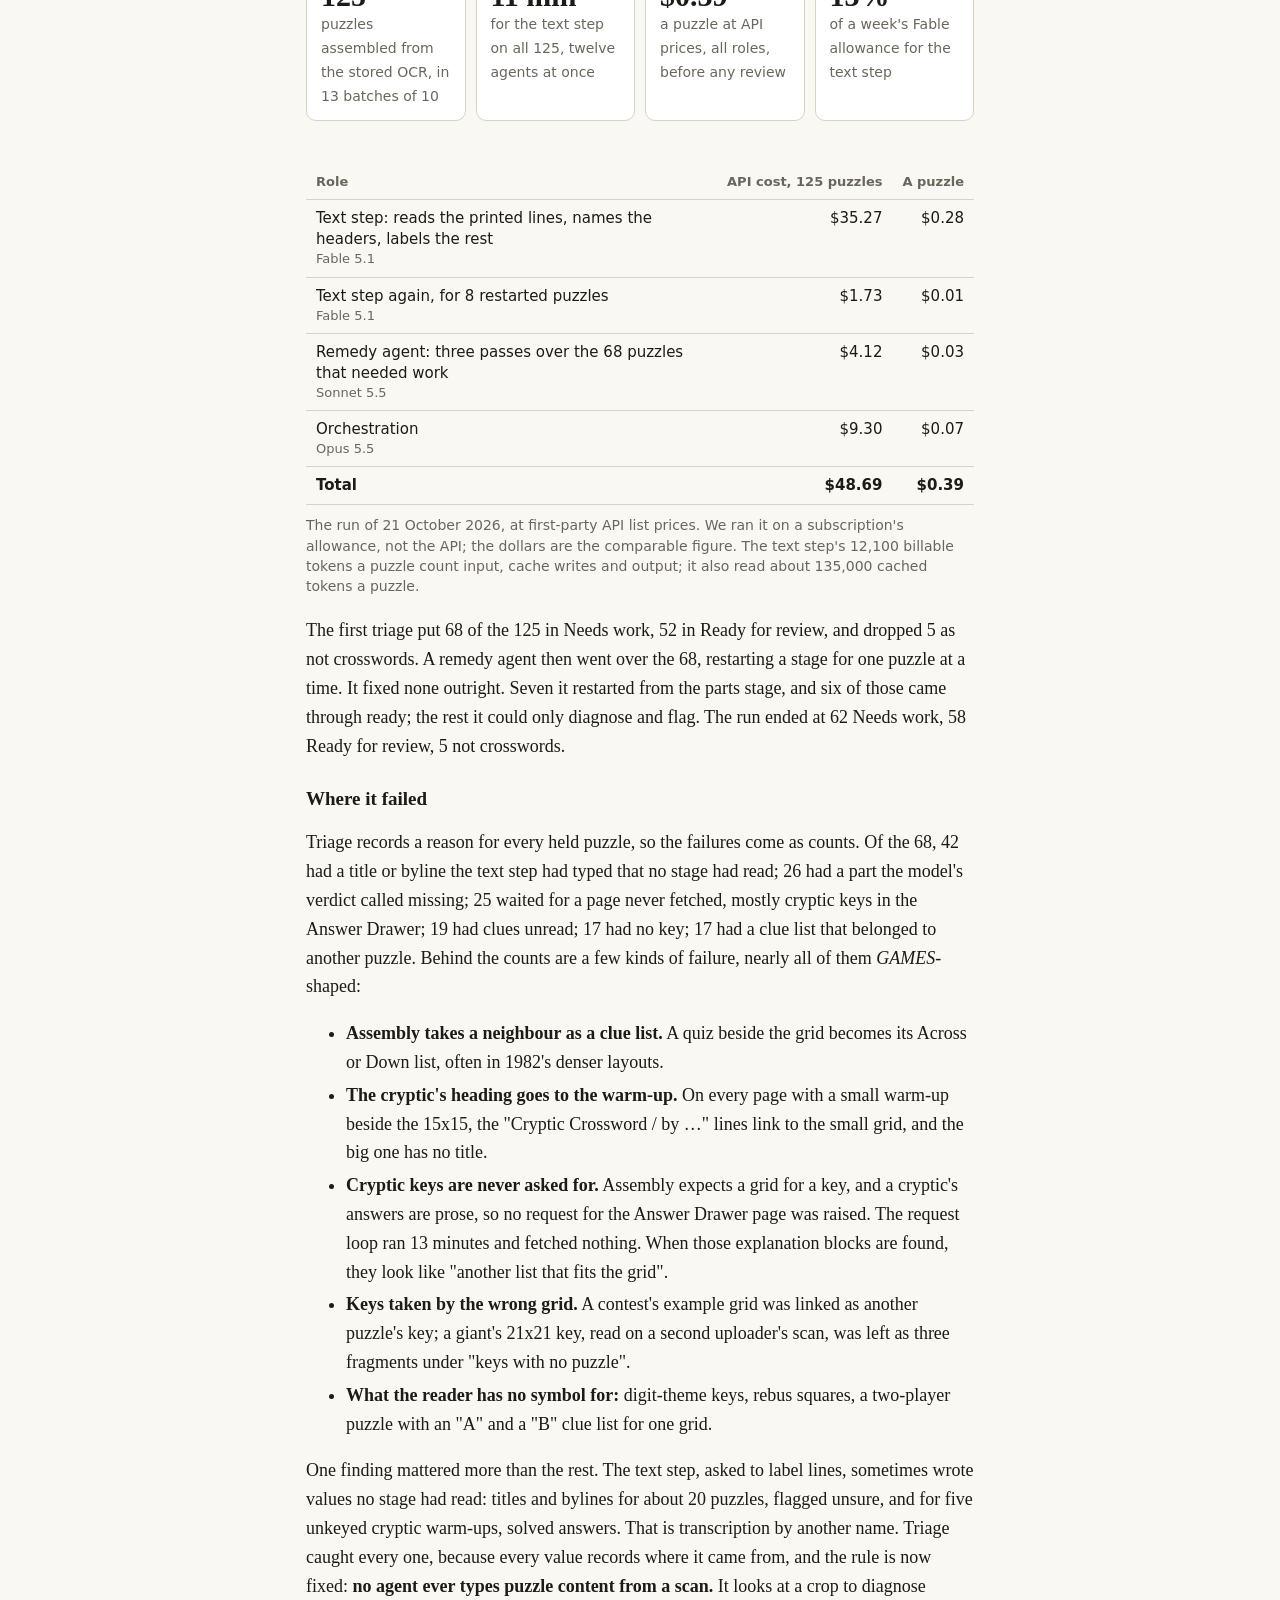
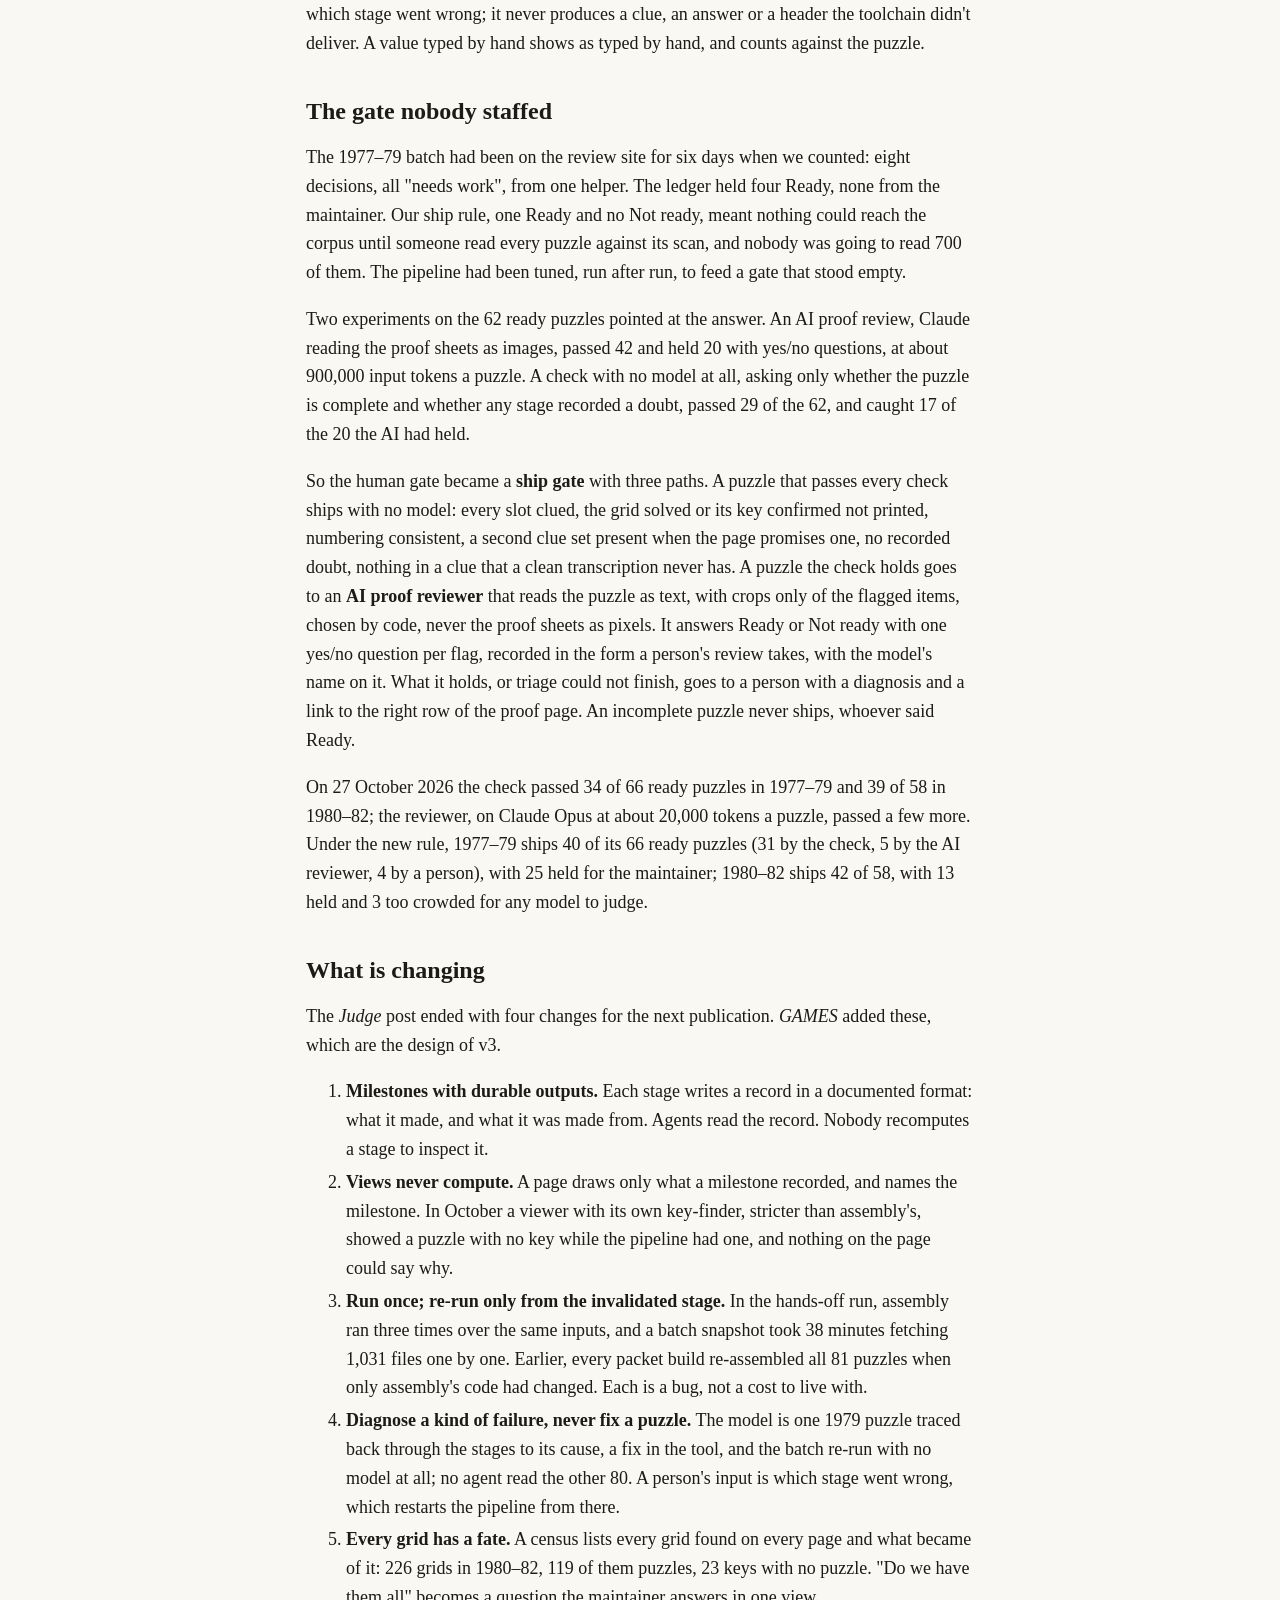
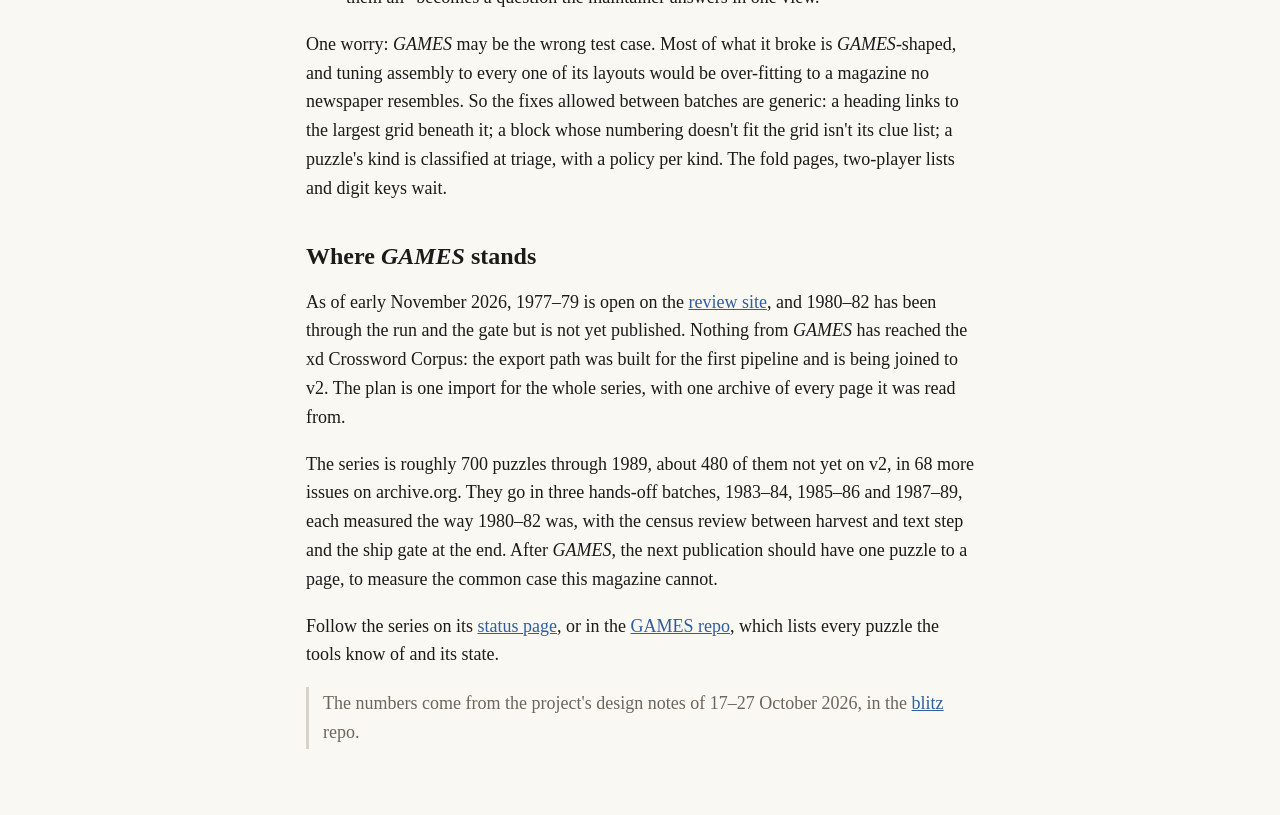
<file: blog/games.html>
<!doctype html>
<html lang="en">
<head>
<meta charset="utf-8">
<meta name="viewport" content="width=device-width,initial-scale=1">
<title>GAMES magazine: the hard case</title>
<meta name="description" content="After Judge, the Every Puzzle Project took on GAMES magazine, 1977 onward: crowded pages, an Answer Drawer at the back, giants with two clue sets, cryptics beside crosswords. What the first 206 puzzles taught us about OCR, and about process.">
<meta name="author" content="Alex DeJarnatt">
<meta property="og:type" content="article">
<meta property="og:site_name" content="Every Puzzle Project">
<meta property="og:title" content="GAMES magazine: the hard case">
<meta property="og:description" content="What a crowded puzzle page teaches an OCR pipeline: GAMES 1977–82, a hands-off run measured to the cent, an empty review queue, and the gate we built instead.">
<meta property="og:url" content="https://everypuzzleproject.org/blog/games.html">
<link rel="canonical" href="https://everypuzzleproject.org/blog/games.html">
<meta property="og:image" content="https://everypuzzleproject.org/img/social-card.png">
<link rel="icon" href="data:image/svg+xml,%3Csvg xmlns=%27http://www.w3.org/2000/svg%27 viewBox=%270 0 3 3%27%3E%3Crect width=%273%27 height=%273%27 fill=%27%23fff%27/%3E%3Crect width=%271%27 height=%271%27 fill=%27%231d1b17%27/%3E%3Crect x=%272%27 y=%272%27 width=%271%27 height=%271%27 fill=%27%231d1b17%27/%3E%3C/svg%3E">
<link rel="stylesheet" href="../site.css?v=202611061">
<style>
  .post { max-width: 700px; }
  .post p, .post li { font: 18px/1.6 var(--serif); }
  .post li { margin: 4px 0; }
  .post h1 { font-size: 34px; margin-top: 12px; }
  .post h2 { font-size: 24px; margin-top: 40px; }
  .post h3 { font: 600 19px var(--serif); margin: 28px 0 6px; }
  .dek { font: 20px/1.5 var(--serif); color: var(--muted); margin: 6px 0 0; }
  .byline { font-size: 14px; color: var(--muted); margin: 10px 0 24px; }
  .stats { display: grid; grid-template-columns: repeat(auto-fit, minmax(118px, 1fr)); gap: 10px; margin: 24px 0; }
  .stat { background: var(--surface); border: 1px solid var(--line); border-radius: 10px; padding: 12px 14px; }
  .stat b { display: block; font: 700 30px/1.1 var(--serif); }
  .stat span { font-size: 14px; color: var(--muted); }
  .costs-wrap { overflow-x: auto; }
  .costs { width: 100%; border-collapse: collapse; margin: 20px 0 6px; font: 15px/1.4 var(--sans); }
  .costs th, .costs td { text-align: left; padding: 8px 10px; border-bottom: 1px solid var(--line); vertical-align: top; }
  .costs th { font-weight: 600; color: var(--muted); font-size: 13px; }
  .costs td small { display: block; color: var(--muted); font-size: 13px; }
  .costs td.n, .costs th.n { text-align: right; white-space: nowrap; font-variant-numeric: tabular-nums; }
  .post p.costs-note { font: 14px/1.45 var(--sans); color: var(--muted); margin: 4px 0 20px; }
  .note { border-left: 3px solid var(--line); padding: 2px 0 2px 14px; color: var(--muted); }
  @media (max-width: 520px) { .post p, .post li { font-size: 17px; } .post h1 { font-size: 28px; } }
</style>
<script type="application/ld+json">
{
 "@context": "https://schema.org",
 "@type": "BlogPosting",
 "headline": "GAMES magazine: the hard case",
 "description": "After Judge, the Every Puzzle Project took on GAMES magazine, 1977 onward: crowded pages, an Answer Drawer at the back, giants with two clue sets, cryptics beside crosswords. What the first 206 puzzles taught us about OCR, and about process.",
 "url": "https://everypuzzleproject.org/blog/games.html",
 "mainEntityOfPage": "https://everypuzzleproject.org/blog/games.html",
 "datePublished": "2026-11-06",
 "dateModified": "2026-11-06",
 "author": {
  "@type": "Person",
  "name": "Alex DeJarnatt",
  "worksFor": {
   "@id": "https://everypuzzleproject.org/#org"
  }
 },
 "publisher": {
  "@type": "Organization",
  "@id": "https://everypuzzleproject.org/#org",
  "name": "Every Puzzle Project",
  "alternateName": [
   "EPP",
   "The Every Puzzle Project"
  ],
  "url": "https://everypuzzleproject.org/",
  "logo": "https://everypuzzleproject.org/img/social-card.png",
  "description": "Preserving every crossword ever printed: a census of the publications that ran crosswords, and a transcription of each puzzle into an xd file linked to its scan, archived in the xd Crossword Corpus.",
  "sameAs": [
   "https://github.com/EveryPuzzleProject",
   "https://blitz.xwordapp.com/"
  ]
 },
 "isPartOf": {
  "@type": "Blog",
  "url": "https://everypuzzleproject.org/blog/"
 },
 "image": "https://everypuzzleproject.org/img/social-card.png"
}
</script>
</head>
<body>
<header class="epp-header"><div class="wrap"><a href="../">Every Puzzle Project</a><a class="epp-page" href="./">Blog</a></div></header>
<main class="wrap post">

<h1><i>GAMES</i> magazine: the hard case</h1>
<p class="dek">After <i>Judge</i>, we chose the hardest pages we could find. <i>GAMES</i>, 1977 to 1982, taught us less about
  reading crosswords than about running a pipeline: what to record, what never to recompute, and who should be
  waiting at the end of it.</p>
<p class="byline">Alex DeJarnatt · Every Puzzle Project · 6 November 2026</p>

<p><a href="judge.html"><i>Judge</i></a> was a kind publication. One crossword to a page, an answer key a week later,
  clean type, and all of it in the public domain. When its 531 puzzles were in
  <a href="https://github.com/century-arcade/xdformat">xd</a>, the next publication was chosen for the opposite
  reasons. <i>GAMES</i> is an American puzzle magazine, first published in September 1977; from 1979 its puzzle
  pages, "Pencilwise", were edited by Will Shortz, and its constructors include William Lutwiniak, Merl Reagle,
  Mike Shenk, Henry Hook and Stanley Newman. If the tools could read <i>GAMES</i>, they could read almost
  anything. They mostly can.</p>

<h2>Why <i>GAMES</i> is hard</h2>

<p>It is a magazine about puzzles, laid out to delight a reader rather than a scanner.</p>

<ul>
  <li><b>Several puzzles to a page,</b> beside word games, quizzes and logic puzzles. A crossword's clue list may
    sit nearer to a neighbouring quiz than to its own grid.</li>
  <li><b>The answers are at the back,</b> in the "Answer Drawer", pages away from the puzzle.</li>
  <li><b>Two clue sets.</b> Each issue's 25x25 giant, such as "The World's Most Ornery Crossword", prints two
    full sets of clues, Hard and Easier, often folded across pages.</li>
  <li><b>Cryptics beside crosswords.</b> A cryptic page carries a 5x5 or 7x7 warm-up next to the 15x15, with one
    heading between them, and its answers are printed as prose, with no grid at all.</li>
</ul>

<p>The pipeline that finished <i>Judge</i> assumed one puzzle, one key, one clue list. For <i>GAMES</i> we
  rebuilt it as named stages, each writing its own record: harvest, the regions on each page, the parts read in
  each region, an assembly that links parts into puzzles, a "text step" in which Claude reads the printed lines
  near a puzzle and says which is the title and which the byline, then proof packets and triage. This is v2.</p>

<h2>1977–79: steering by hand</h2>

<p>archive.org has 34 issues of <i>GAMES</i> for 1977–82. The first three years became 81 puzzles on v2: 75
  from a box review in which a person outlined every puzzle on every page, plus six the pipeline found on its
  own. Getting them to a reviewable state took fifteen runs, each a person diagnosing a kind of failure, a fix to
  a stage, and the batch re-run. On the last of them, 10 of 76 puzzles still needed work.</p>

<p>The text step was cheap: about 7,800 tokens a puzzle, 6% of a week's Claude Fable allowance for all 81.
  On 21 October 2026 the batch went up on the <a href="https://blitz.xwordapp.com/review/">review site</a>:
  62 puzzles ready for review, 7 needing work, 3 set aside, 6 dropped as not crosswords.</p>

<h2>1980–82: hands off, and measured</h2>

<p>Fifteen runs is not a process. So the next three years were run differently: one orchestrating session, no
  code changes, no person steering, every cost and failure written down as it happened. The questions were what
  v2 could do on pages it had never been tuned on, and what a puzzle costs.</p>

<div class="stats">
  <div class="stat"><b>125</b><span>puzzles assembled from the stored OCR, in 13 batches of 10</span></div>
  <div class="stat"><b>11 min</b><span>for the text step on all 125, twelve agents at once</span></div>
  <div class="stat"><b>$0.39</b><span>a puzzle at API prices, all roles, before any review</span></div>
  <div class="stat"><b>13%</b><span>of a week's Fable allowance for the text step</span></div>
</div>

<div class="costs-wrap"><table class="costs">
  <thead><tr><th>Role</th><th class="n">API cost, 125 puzzles</th><th class="n">A puzzle</th></tr></thead>
  <tbody>
    <tr><td>Text step: reads the printed lines, names the headers, labels the rest<small>Fable 5.1</small></td><td class="n">$35.27</td><td class="n">$0.28</td></tr>
    <tr><td>Text step again, for 8 restarted puzzles<small>Fable 5.1</small></td><td class="n">$1.73</td><td class="n">$0.01</td></tr>
    <tr><td>Remedy agent: three passes over the 68 puzzles that needed work<small>Sonnet 5.5</small></td><td class="n">$4.12</td><td class="n">$0.03</td></tr>
    <tr><td>Orchestration<small>Opus 5.5</small></td><td class="n">$9.30</td><td class="n">$0.07</td></tr>
    <tr><td><b>Total</b></td><td class="n"><b>$48.69</b></td><td class="n"><b>$0.39</b></td></tr>
  </tbody>
</table></div>
<p class="costs-note">The run of 21 October 2026, at first-party API list prices. We ran it on a subscription's
  allowance, not the API; the dollars are the comparable figure. The text step's 12,100 billable tokens a
  puzzle count input, cache writes and output; it also read about 135,000 cached tokens a puzzle.</p>

<p>The first triage put 68 of the 125 in Needs work, 52 in Ready for review, and dropped 5 as not crosswords.
  A remedy agent then went over the 68, restarting a stage for one puzzle at a time. It fixed none outright.
  Seven it restarted from the parts stage, and six of those came through ready; the rest it could only diagnose
  and flag. The run ended at 62 Needs work, 58 Ready for review, 5 not crosswords.</p>

<h3>Where it failed</h3>

<p>Triage records a reason for every held puzzle, so the failures come as counts. Of the 68, 42 had a title or
  byline the text step had typed that no stage had read; 26 had a part the model's verdict called missing; 25
  waited for a page never fetched, mostly cryptic keys in the Answer Drawer; 19 had clues unread; 17 had no key;
  17 had a clue list that belonged to another puzzle. Behind the counts are a few kinds of failure, nearly all
  of them <i>GAMES</i>-shaped:</p>

<ul>
  <li><b>Assembly takes a neighbour as a clue list.</b> A quiz beside the grid becomes its Across or Down list,
    often in 1982's denser layouts.</li>
  <li><b>The cryptic's heading goes to the warm-up.</b> On every page with a small warm-up beside the 15x15, the
    "Cryptic Crossword / by …" lines link to the small grid, and the big one has no title.</li>
  <li><b>Cryptic keys are never asked for.</b> Assembly expects a grid for a key, and a cryptic's answers are
    prose, so no request for the Answer Drawer page was raised. The request loop ran 13 minutes and fetched
    nothing. When those explanation blocks are found, they look like "another list that fits the grid".</li>
  <li><b>Keys taken by the wrong grid.</b> A contest's example grid was linked as another puzzle's key; a giant's
    21x21 key, read on a second uploader's scan, was left as three fragments under "keys with no puzzle".</li>
  <li><b>What the reader has no symbol for:</b> digit-theme keys, rebus squares, a two-player puzzle with an
    "A" and a "B" clue list for one grid.</li>
</ul>

<p>One finding mattered more than the rest. The text step, asked to label lines, sometimes wrote values no stage
  had read: titles and bylines for about 20 puzzles, flagged unsure, and for five unkeyed cryptic warm-ups,
  solved answers. That is transcription by another name. Triage caught every one, because every value records
  where it came from, and the rule is now fixed: <b>no agent ever types puzzle content from a scan.</b> It looks
  at a crop to diagnose which stage went wrong; it never produces a clue, an answer or a header the toolchain
  didn't deliver. A value typed by hand shows as typed by hand, and counts against the puzzle.</p>

<h2>The gate nobody staffed</h2>

<p>The 1977–79 batch had been on the review site for six days when we counted: eight decisions, all "needs work",
  from one helper. The ledger held four Ready, none from the maintainer. Our ship rule, one Ready and no Not
  ready, meant nothing could reach the corpus until someone read every puzzle against its scan, and nobody was
  going to read 700 of them. The pipeline had been tuned, run after run, to feed a gate that stood empty.</p>

<p>Two experiments on the 62 ready puzzles pointed at the answer. An AI proof review, Claude reading the proof
  sheets as images, passed 42 and held 20 with yes/no questions, at about 900,000 input tokens a puzzle. A check
  with no model at all, asking only whether the puzzle is complete and whether any stage recorded a doubt,
  passed 29 of the 62, and caught 17 of the 20 the AI had held.</p>

<p>So the human gate became a <b>ship gate</b> with three paths. A puzzle that passes every check ships with no
  model: every slot clued, the grid solved or its key confirmed not printed, numbering consistent, a second clue
  set present when the page promises one, no recorded doubt, nothing in a clue that a clean transcription never
  has. A puzzle the check holds goes to an <b>AI proof reviewer</b> that reads the puzzle as text, with crops
  only of the flagged items, chosen by code, never the proof sheets as pixels. It answers Ready or Not ready with
  one yes/no question per flag, recorded in the form a person's review takes, with the model's name on it. What
  it holds, or triage could not finish, goes to a person with a diagnosis and a link to the right row of the
  proof page. An incomplete puzzle never ships, whoever said Ready.</p>

<p>On 27 October 2026 the check passed 34 of 66 ready puzzles in 1977–79 and 39 of 58 in 1980–82; the reviewer,
  on Claude Opus at about 20,000 tokens a puzzle, passed a few more. Under the new rule, 1977–79 ships 40 of its
  66 ready puzzles (31 by the check, 5 by the AI reviewer, 4 by a person), with 25 held for the maintainer;
  1980–82 ships 42 of 58, with 13 held and 3 too crowded for any model to judge.</p>

<h2>What is changing</h2>

<p>The <i>Judge</i> post ended with four changes for the next publication. <i>GAMES</i> added these, which
  are the design of v3.</p>

<ol>
  <li><b>Milestones with durable outputs.</b> Each stage writes a record in a documented format: what it made,
    and what it was made from. Agents read the record. Nobody recomputes a stage to inspect it.</li>
  <li><b>Views never compute.</b> A page draws only what a milestone recorded, and names the milestone. In
    October a viewer with its own key-finder, stricter than assembly's, showed a puzzle with no key while the
    pipeline had one, and nothing on the page could say why.</li>
  <li><b>Run once; re-run only from the invalidated stage.</b> In the hands-off run, assembly ran three times over
    the same inputs, and a batch snapshot took 38 minutes fetching 1,031 files one by one. Earlier, every packet
    build re-assembled all 81 puzzles when only assembly's code had changed. Each is a bug, not a cost to live
    with.</li>
  <li><b>Diagnose a kind of failure, never fix a puzzle.</b> The model is one 1979 puzzle traced back through the
    stages to its cause, a fix in the tool, and the batch re-run with no model at all; no agent read the other
    80. A person's input is which stage went wrong, which restarts the pipeline from there.</li>
  <li><b>Every grid has a fate.</b> A census lists every grid found on every page and what became of it: 226
    grids in 1980–82, 119 of them puzzles, 23 keys with no puzzle. "Do we have them all" becomes a question the
    maintainer answers in one view.</li>
</ol>

<p>One worry: <i>GAMES</i> may be the wrong test case. Most of what it broke is
  <i>GAMES</i>-shaped, and tuning assembly to every one of its layouts would be over-fitting to a magazine no
  newspaper resembles. So the fixes allowed between batches are generic: a heading links to the largest grid
  beneath it; a block whose numbering doesn't fit the grid isn't its clue list; a puzzle's kind is classified at
  triage, with a policy per kind. The fold pages, two-player lists and digit keys wait.</p>

<h2>Where <i>GAMES</i> stands</h2>

<p>As of early November 2026, 1977–79 is open on the <a href="https://blitz.xwordapp.com/review/">review
  site</a>, and 1980–82 has been through the run and the gate but is not yet published. Nothing from
  <i>GAMES</i> has reached the xd Crossword Corpus: the export path was built for the first pipeline and is being
  joined to v2. The plan is one import for the whole series, with one archive of every page it was read from.</p>

<p>The series is roughly 700 puzzles through 1989, about 480 of them not yet on v2, in 68 more issues on
  archive.org. They go in three hands-off batches, 1983–84, 1985–86 and 1987–89, each measured the way 1980–82
  was, with the census review between harvest and text step and the ship gate at the end. After <i>GAMES</i>,
  the next publication should have one puzzle to a page, to measure the common case this magazine cannot.</p>

<p>Follow the series on its <a href="https://everypuzzleproject.org/games/">status page</a>, or in the
  <a href="https://github.com/EveryPuzzleProject/games">GAMES repo</a>, which lists every puzzle the tools know
  of and its state.</p>

<p class="note">The numbers come from the project's design notes of 17–27 October 2026, in the
  <a href="https://github.com/EveryPuzzleProject/blitz">blitz</a> repo.</p>

</main>
</body>
</html>
</file>
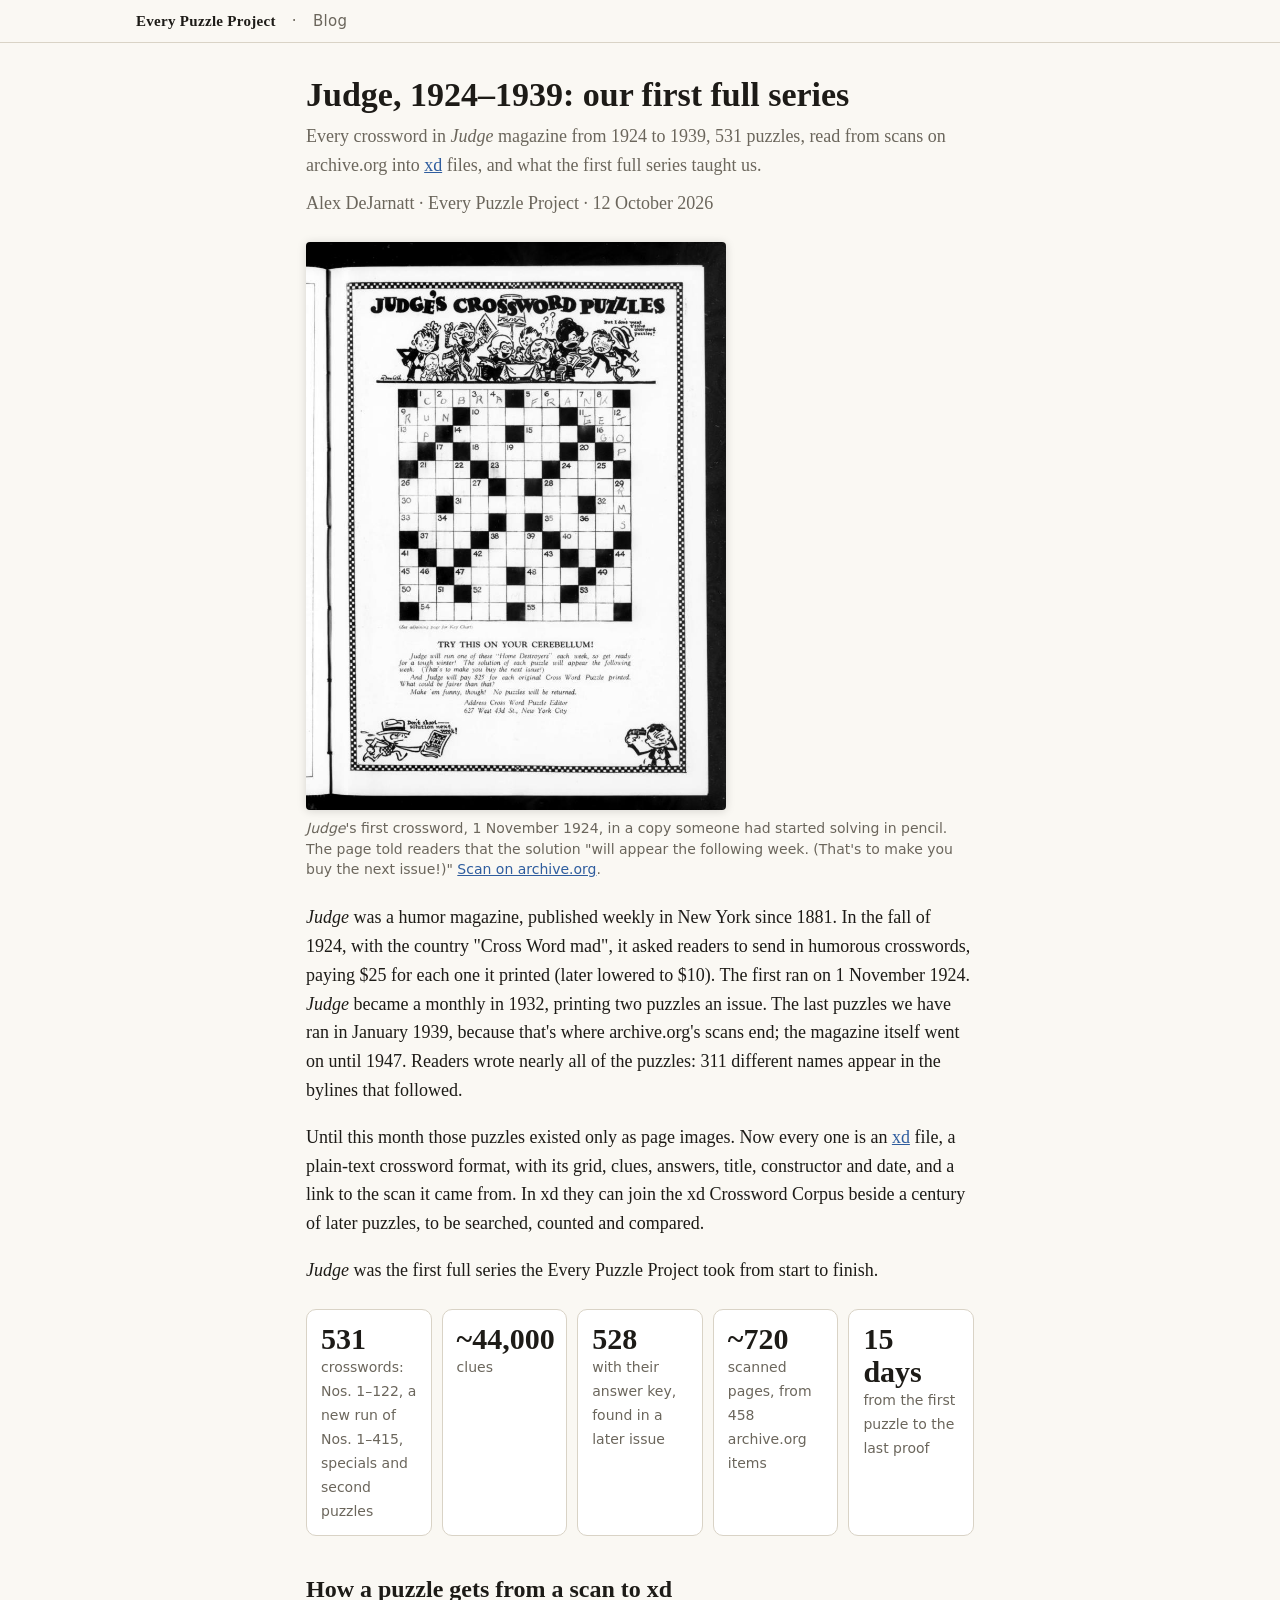
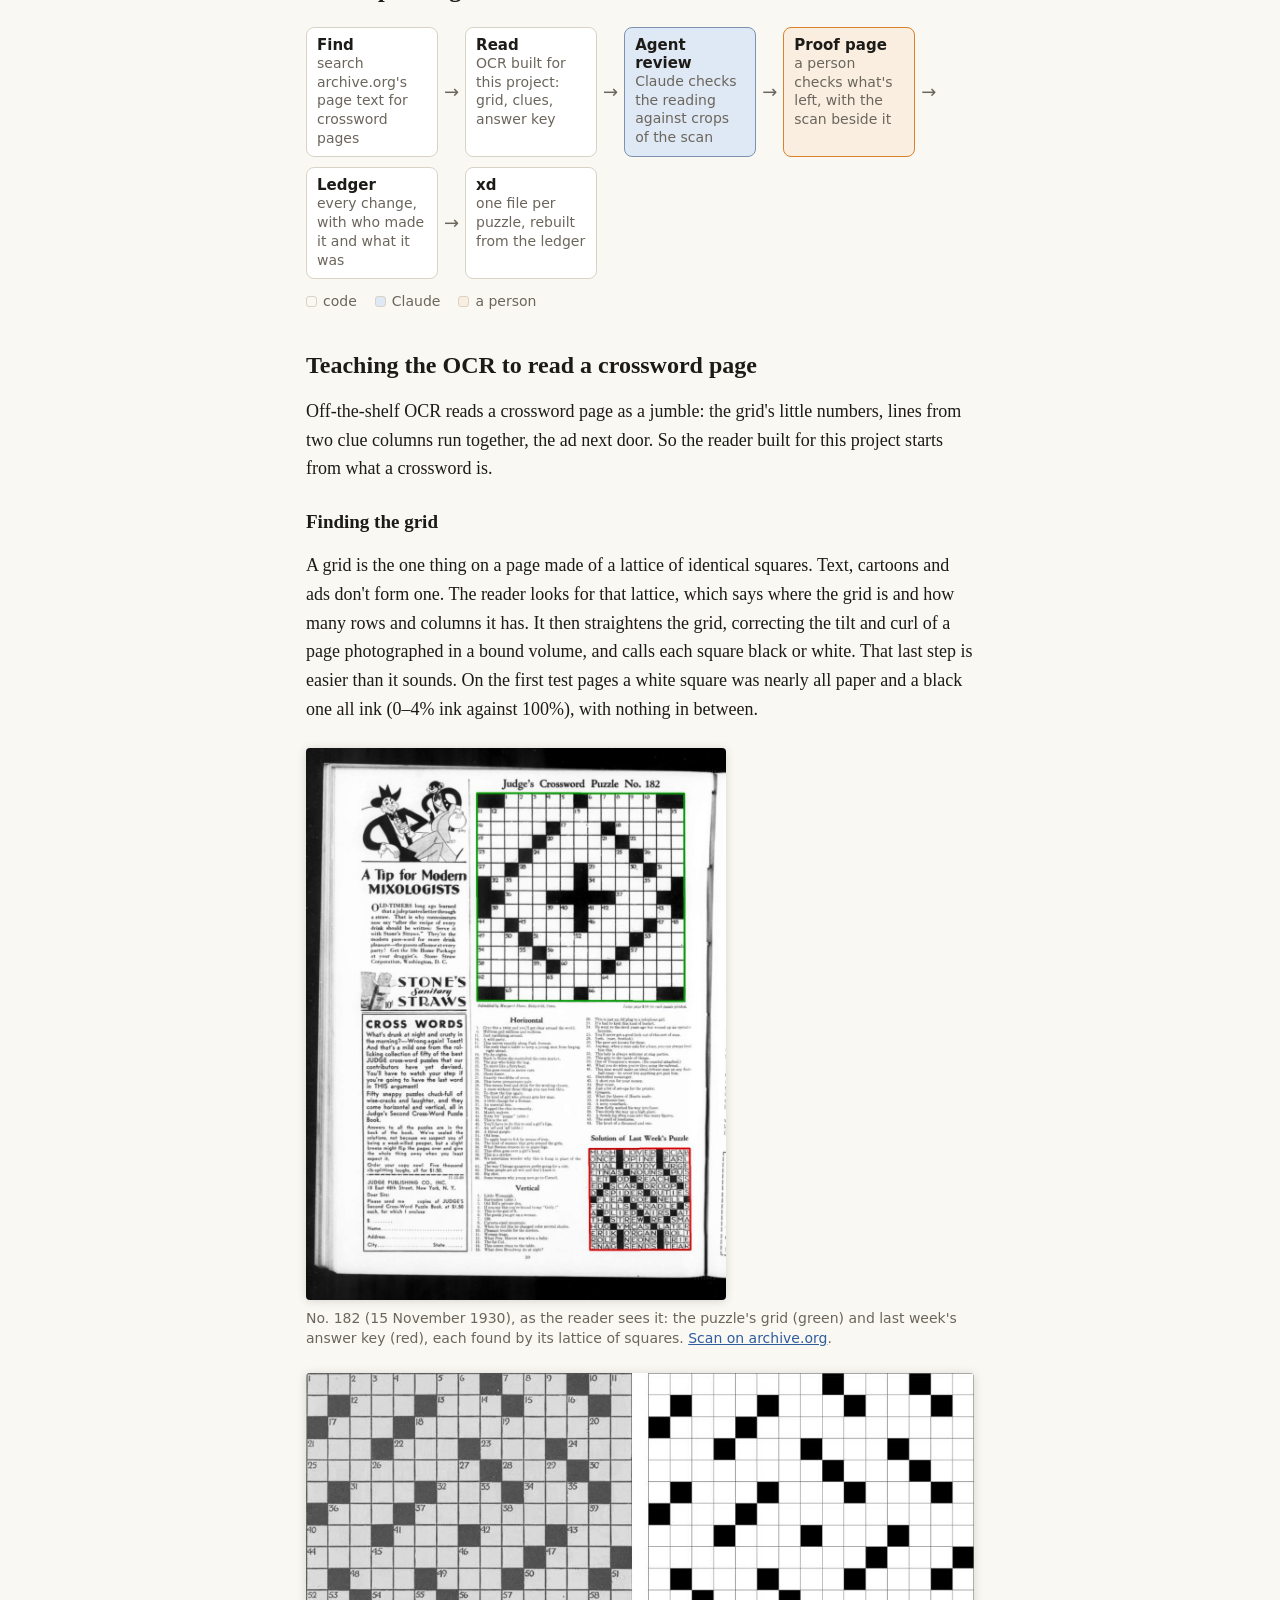
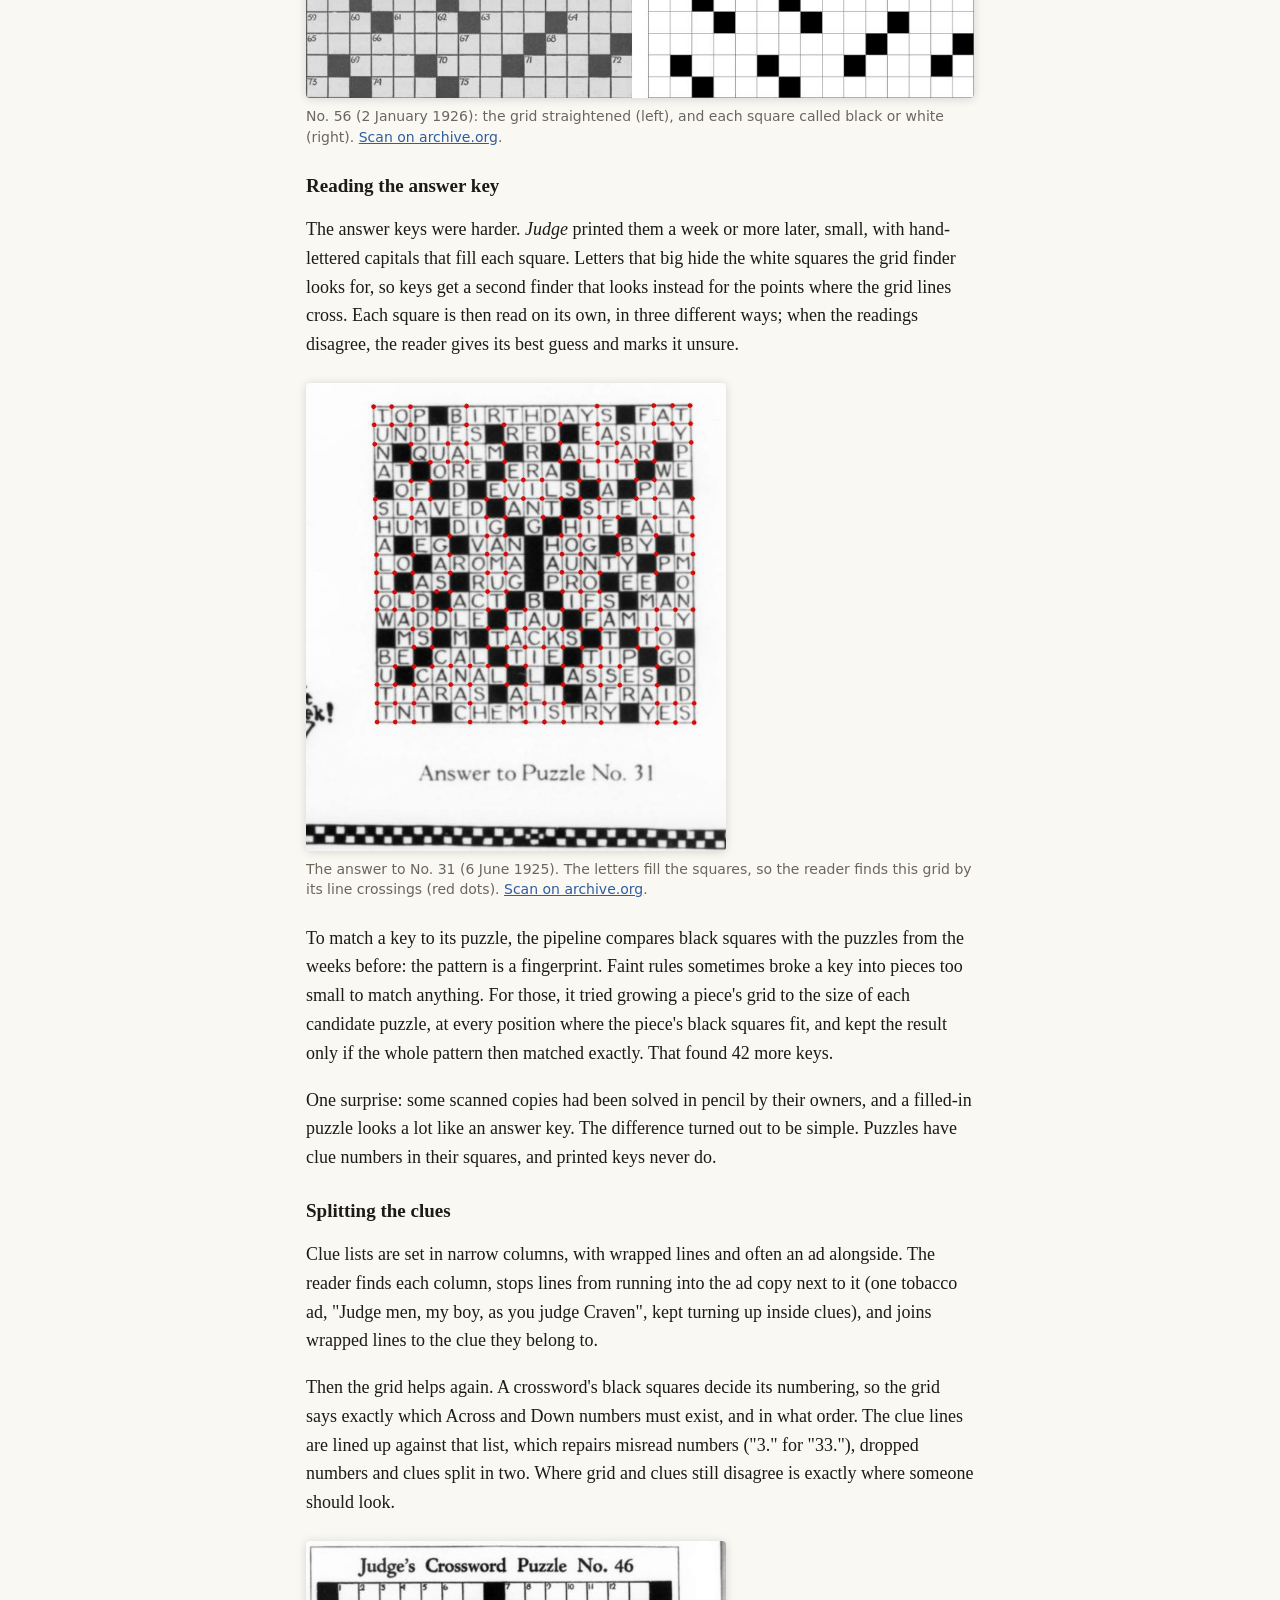
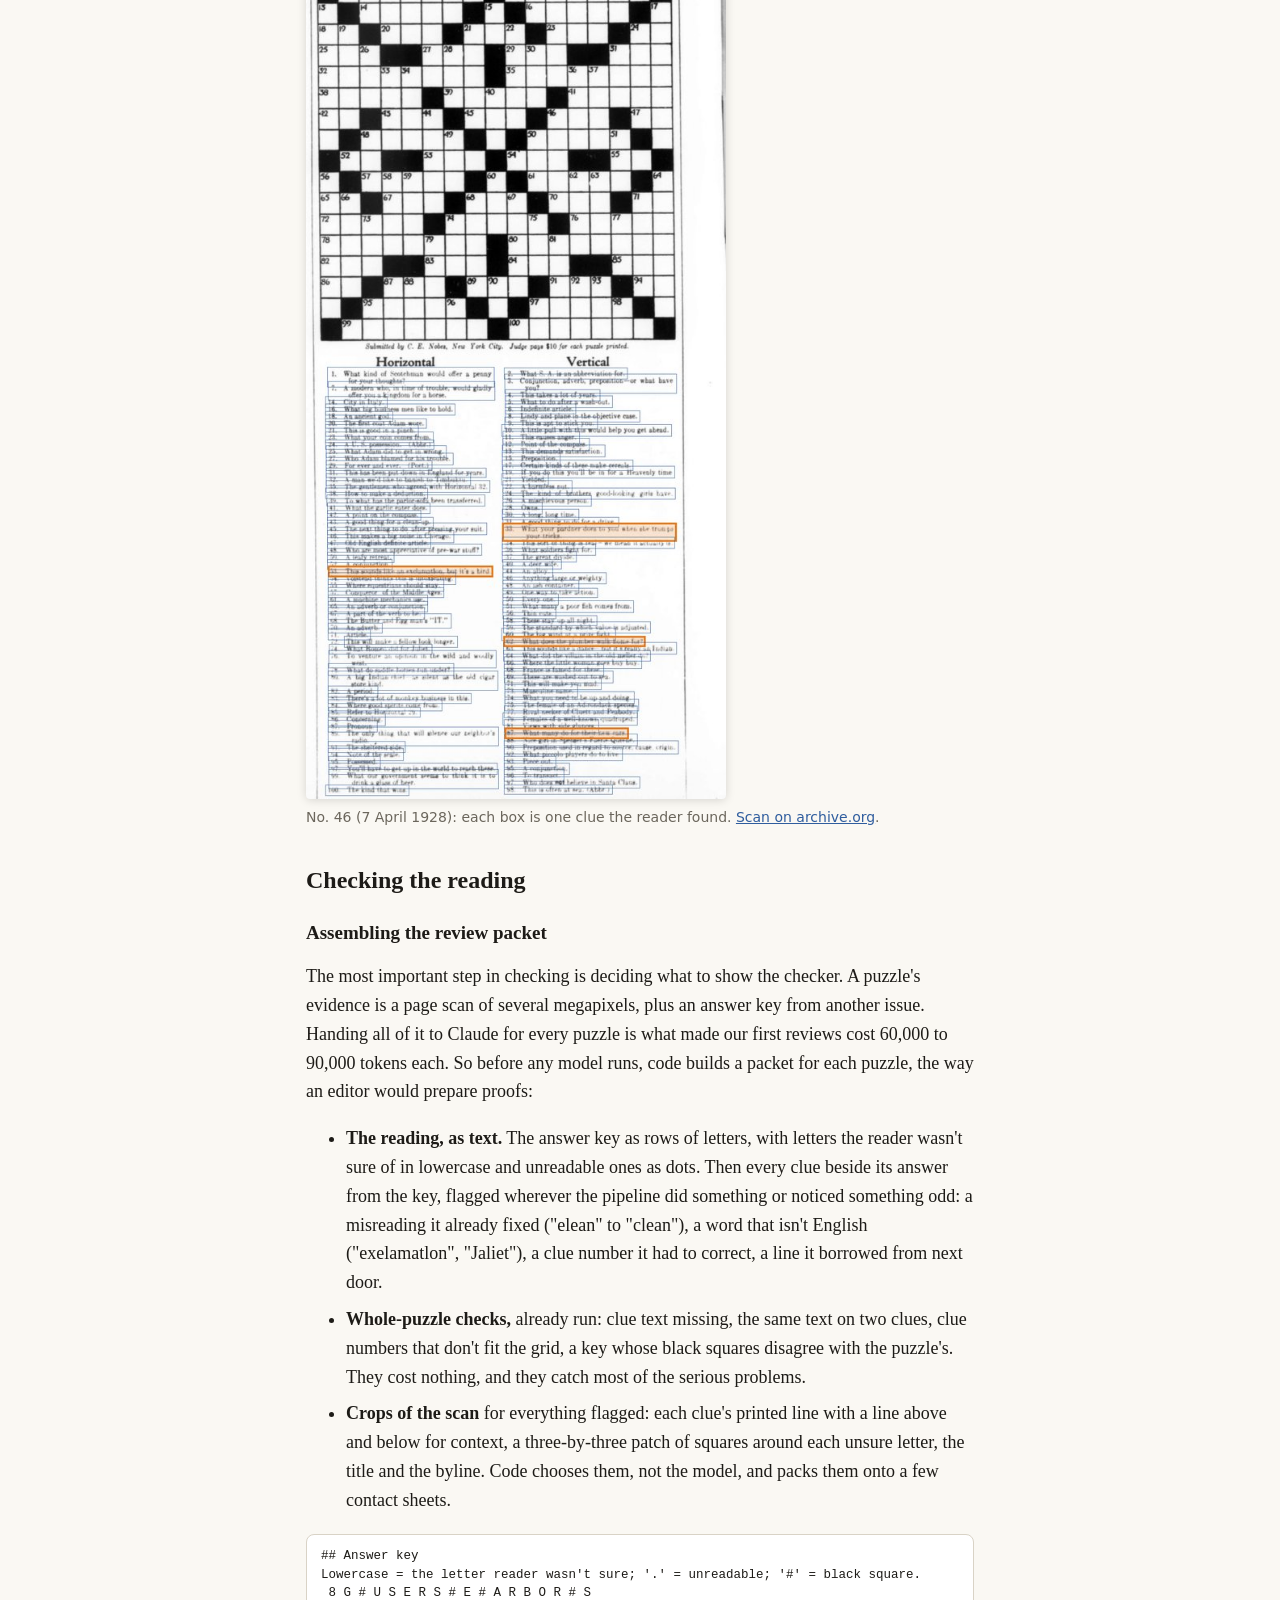
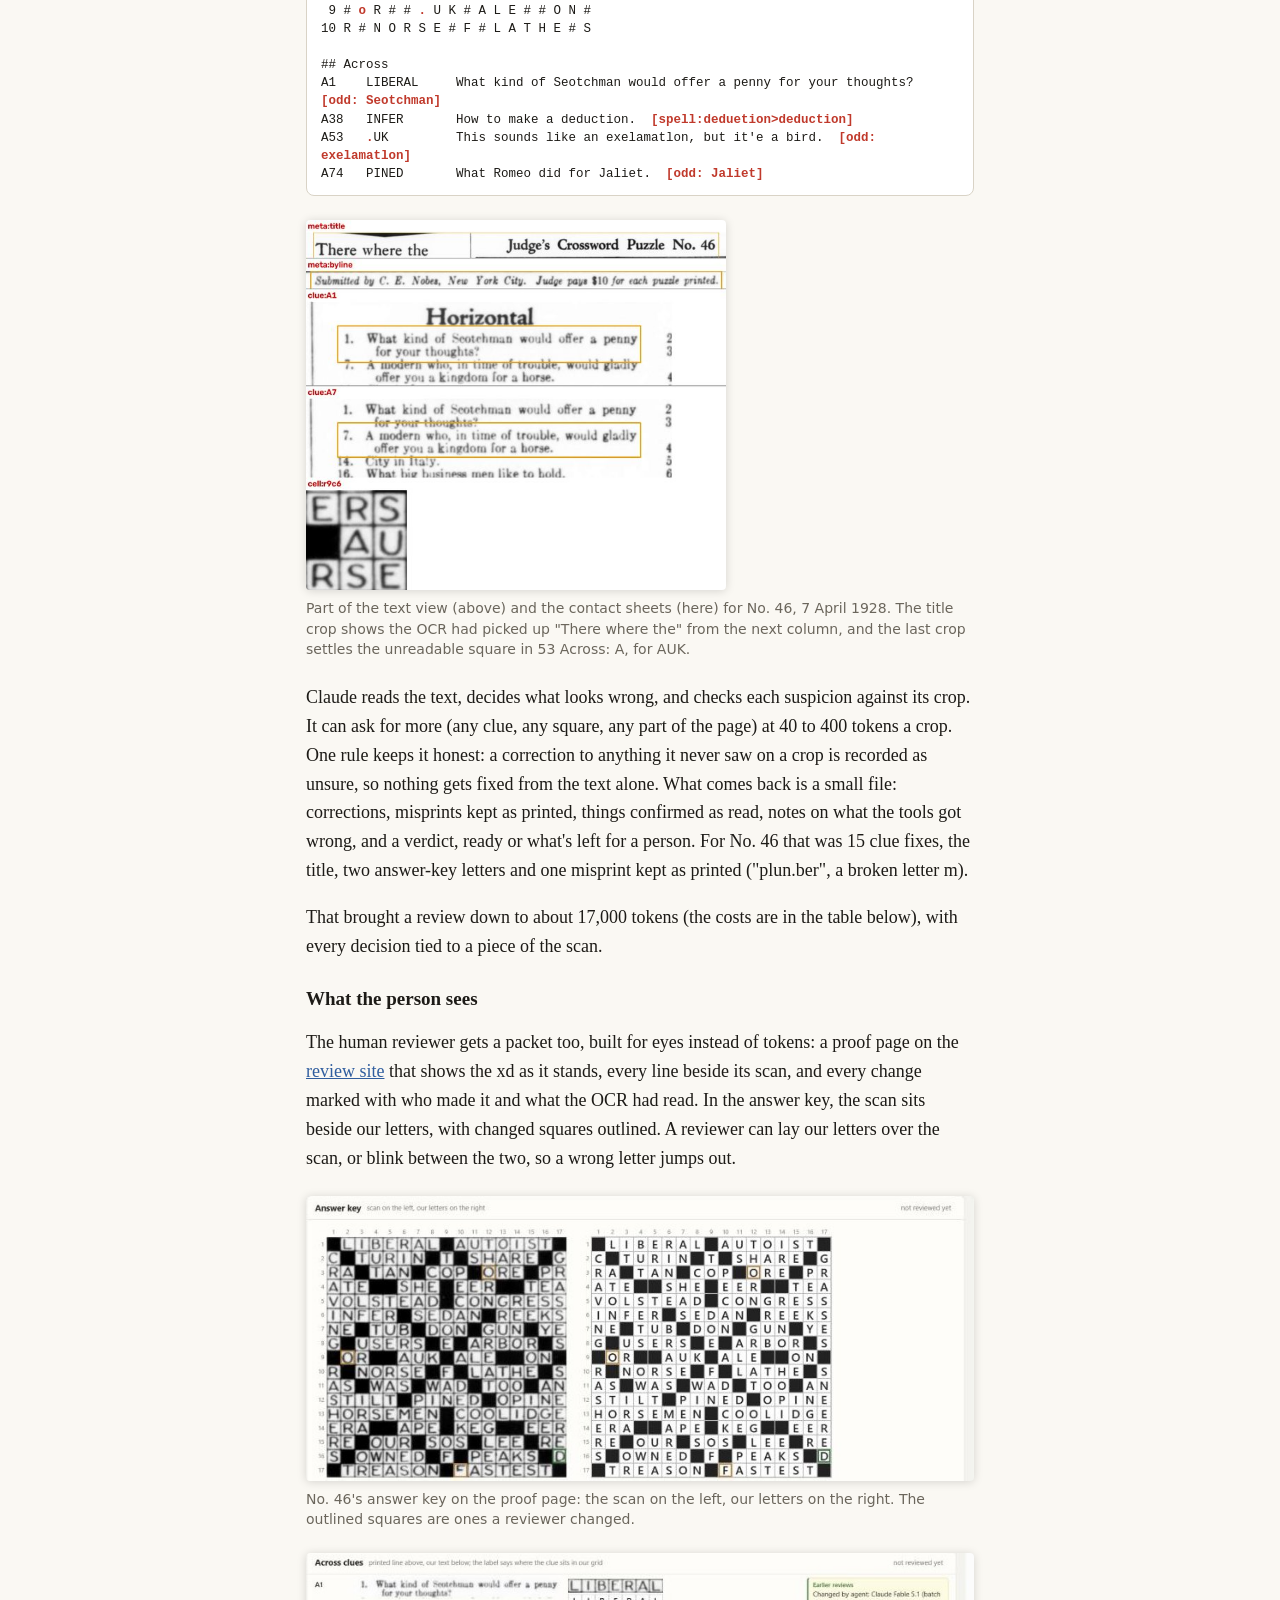
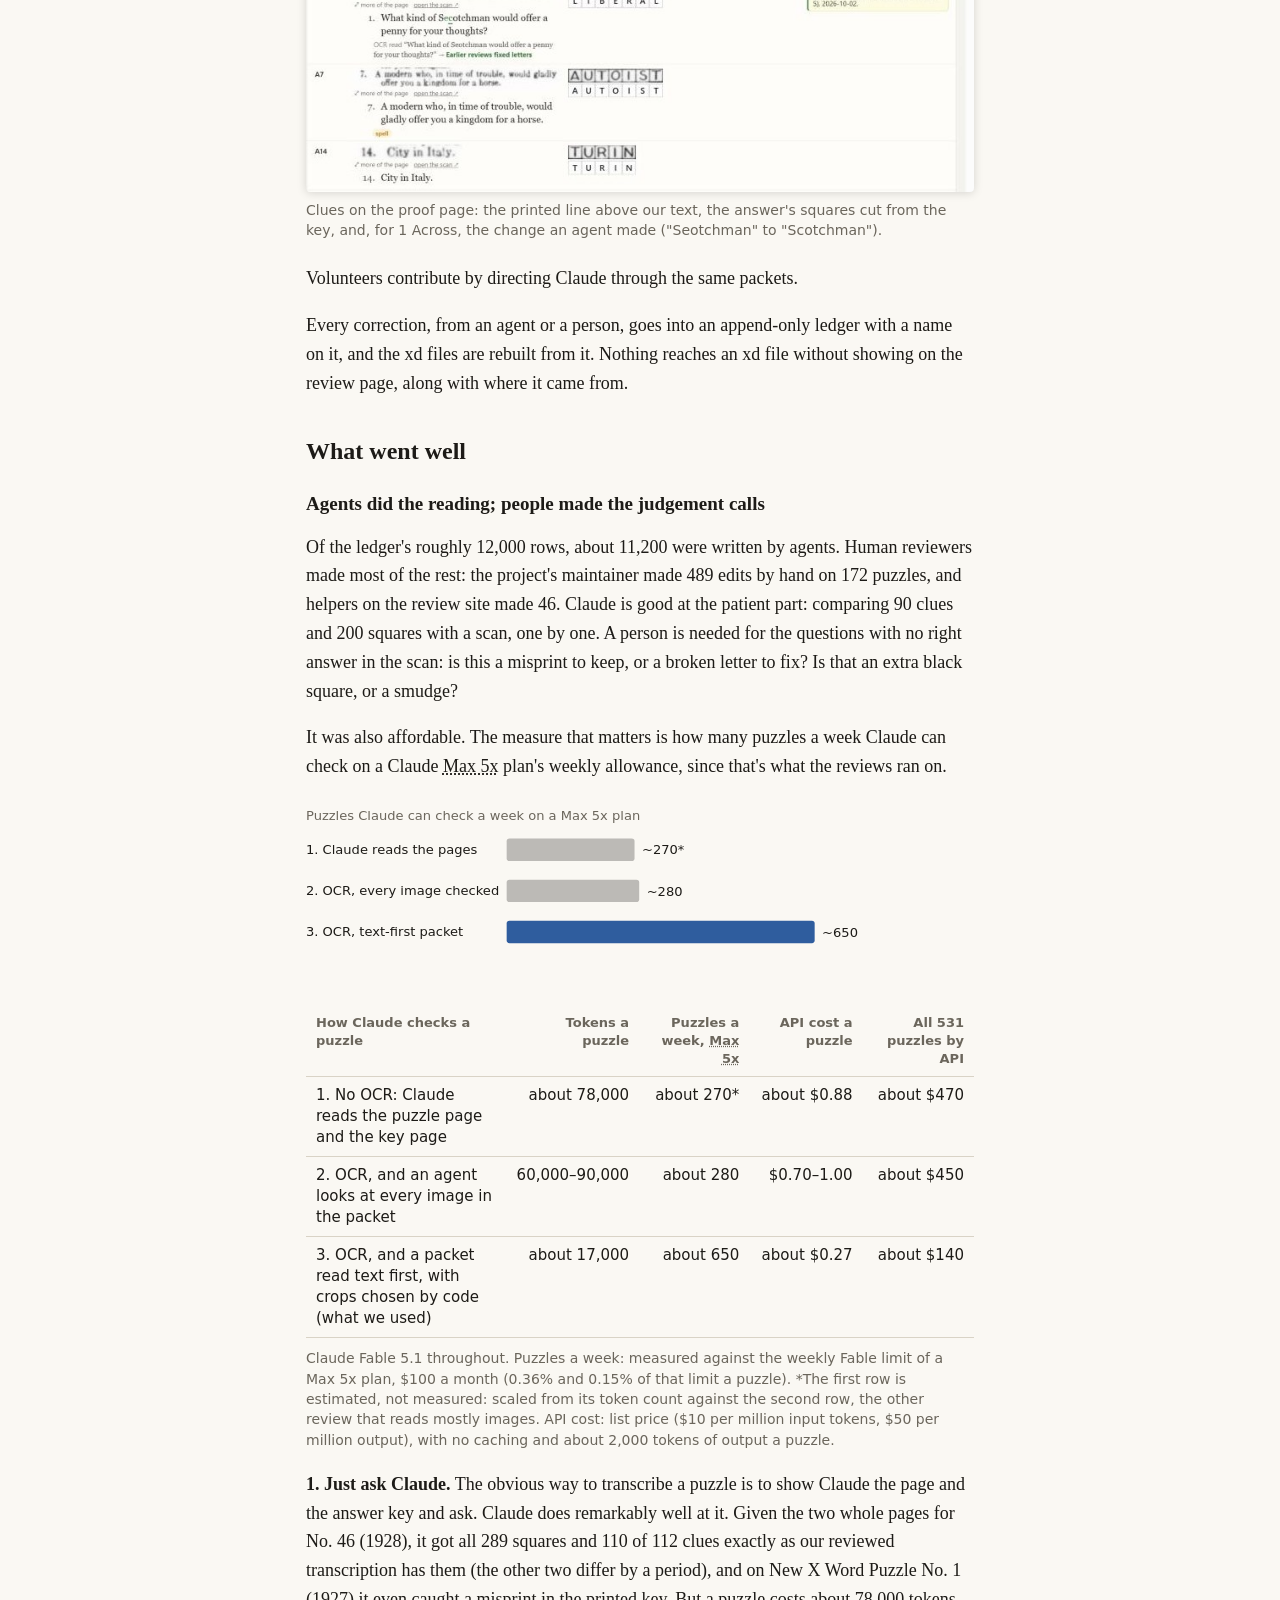
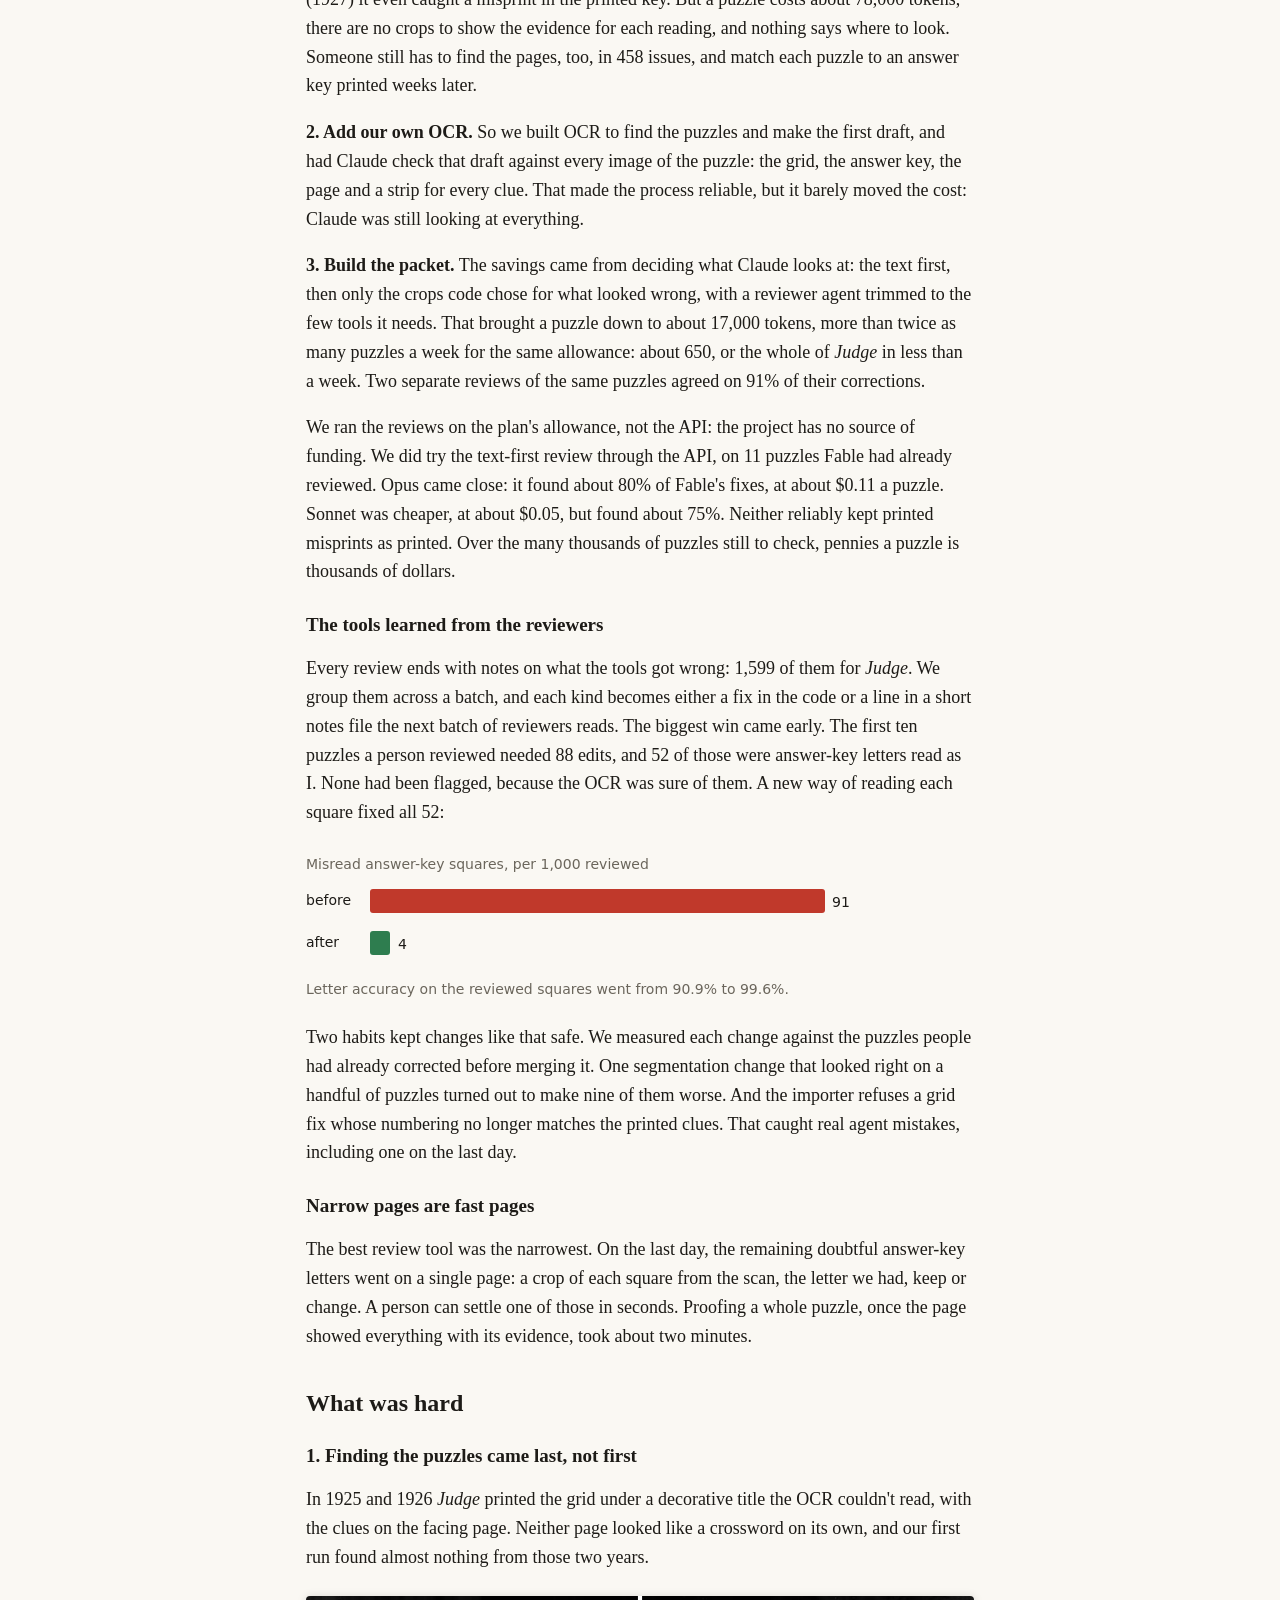
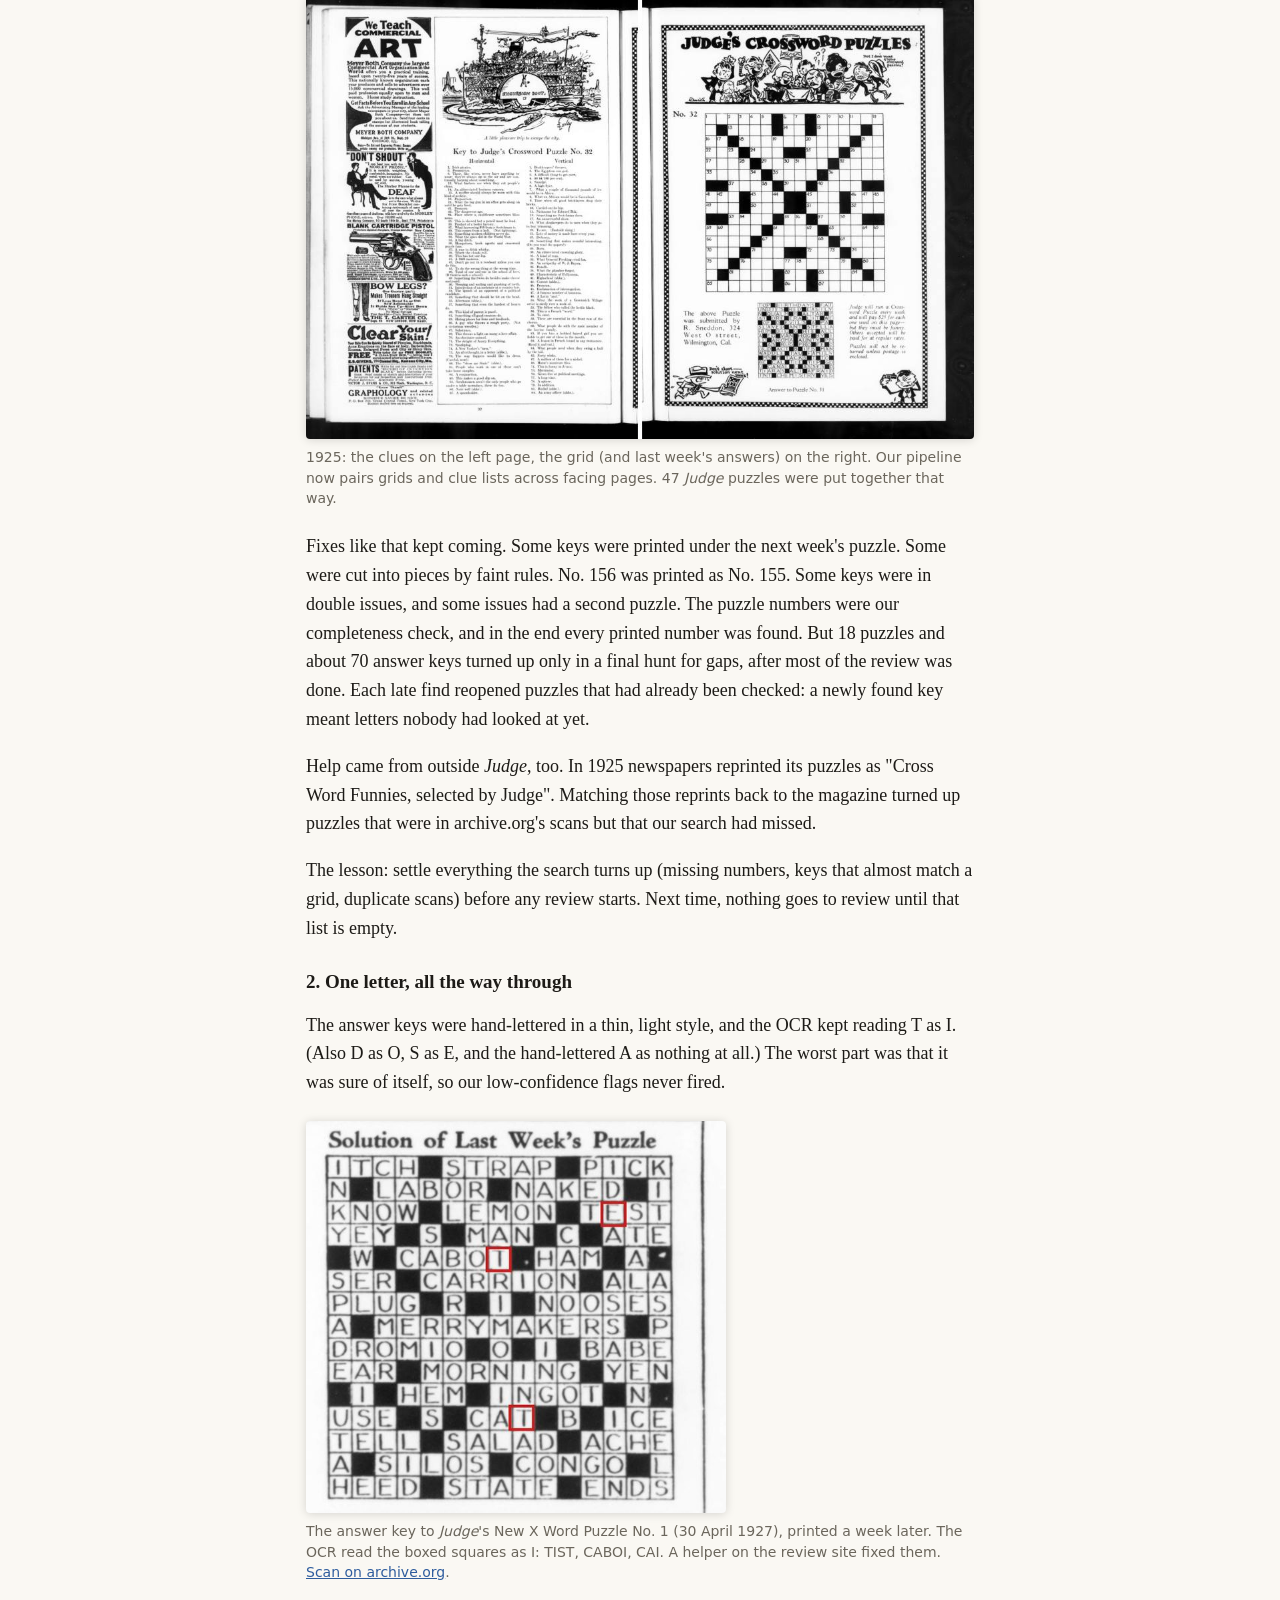
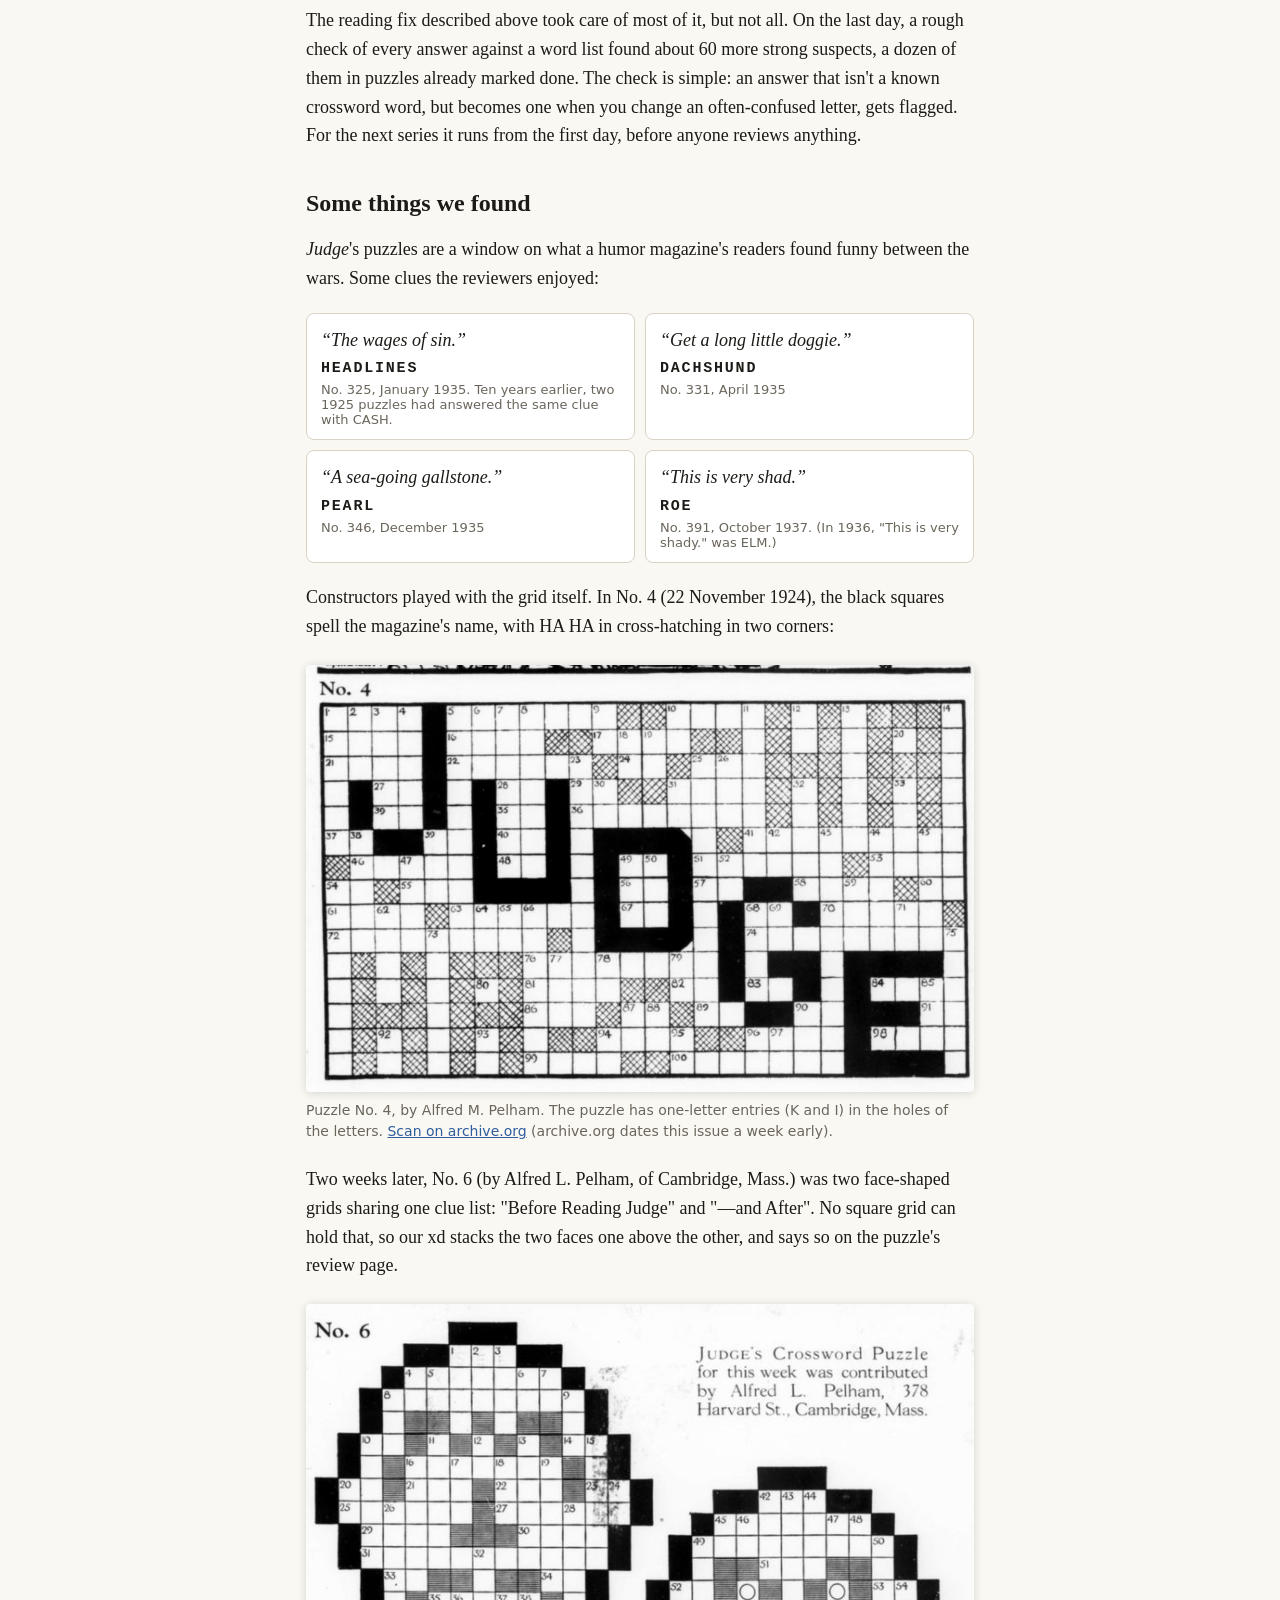
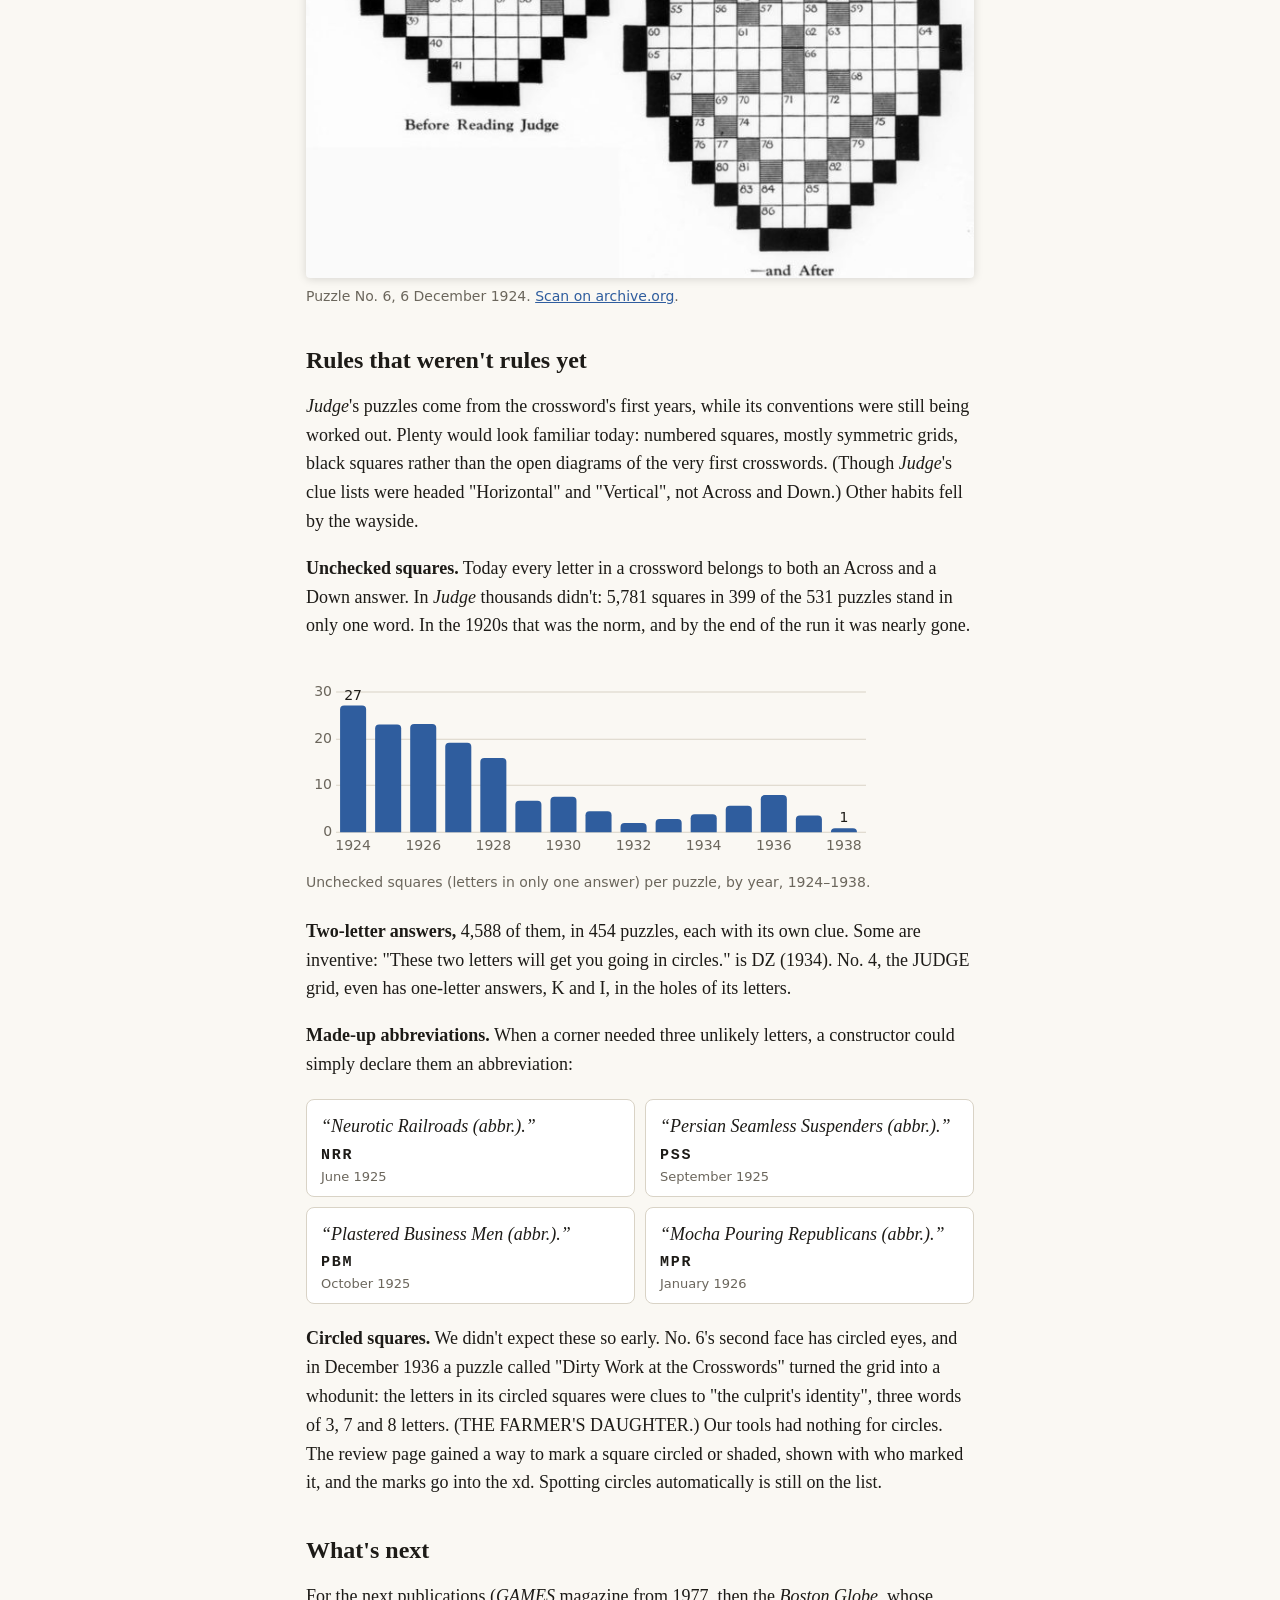
<file: blog/judge.html>
<!doctype html>
<html lang="en">
<head>
<meta charset="utf-8">
<meta name="viewport" content="width=device-width,initial-scale=1">
<title>Judge, 1924–1939: our first full series</title>
<meta name="description" content="How 531 crosswords from Judge magazine went from archive.org scans to xd files, each linked to its scan, and what the first full series taught us.">
<meta name="author" content="Alex DeJarnatt">
<meta property="og:type" content="article">
<meta property="og:site_name" content="Every Puzzle Project">
<meta property="og:title" content="Judge, 1924–1939: our first full crossword series">
<meta property="og:description" content="531 crosswords from Judge magazine, from archive.org scans to xd files, and what the first full series taught us.">
<meta property="og:url" content="https://everypuzzleproject.org/blog/judge.html">
<link rel="canonical" href="https://everypuzzleproject.org/blog/judge.html">
<meta property="og:image" content="https://everypuzzleproject.org/blog/img/judge1924-11-22-no4-judge-grid.jpg">
<link rel="icon" href="data:image/svg+xml,%3Csvg xmlns=%27http://www.w3.org/2000/svg%27 viewBox=%270 0 3 3%27%3E%3Crect width=%273%27 height=%273%27 fill=%27%23fff%27/%3E%3Crect width=%271%27 height=%271%27 fill=%27%231d1b17%27/%3E%3Crect x=%272%27 y=%272%27 width=%271%27 height=%271%27 fill=%27%231d1b17%27/%3E%3C/svg%3E">
<link rel="stylesheet" href="../site.css?v=202611061">
<style>
  .post { max-width: 700px; }
  .post p, .post li { font: 18px/1.6 var(--serif); }
  .post li { margin: 4px 0; }
  .post h1 { font-size: 34px; margin-top: 12px; }
  .post h2 { font-size: 24px; margin-top: 40px; }
  .post h3 { font: 600 19px var(--serif); margin: 28px 0 6px; }
  .dek { font: 20px/1.5 var(--serif); color: var(--muted); margin: 6px 0 0; }
  .byline { font-size: 14px; color: var(--muted); margin: 10px 0 24px; }
  figure { margin: 24px 0; }
  figure img { display: block; max-width: 100%; height: auto; border-radius: 4px; box-shadow: 0 1px 10px rgba(0,0,0,.15); background: #fff; }
  figure.narrow img { max-width: 420px; width: 100%; }
  figcaption { font-size: 14px; line-height: 1.45; color: var(--muted); margin-top: 8px; }
  .stats { display: grid; grid-template-columns: repeat(auto-fit, minmax(118px, 1fr)); gap: 10px; margin: 24px 0; }
  .stat { background: var(--surface); border: 1px solid var(--line); border-radius: 10px; padding: 12px 14px; }
  .stat b { display: block; font: 700 30px/1.1 var(--serif); }
  .stat span { font-size: 14px; color: var(--muted); }
  /* the pipeline, as a row of steps that wraps */
  .flow { list-style: none; padding: 0; margin: 24px 0; display: flex; flex-wrap: wrap; gap: 10px 0; align-items: stretch; }
  .flow li { font: 14px/1.35 var(--sans); display: flex; align-items: stretch; margin: 0; }
  .flow li > div { background: var(--surface); border: 1px solid var(--line); border-radius: 8px; padding: 8px 10px; width: 132px; }
  .flow li > div b { display: block; font: 600 15px var(--sans); }
  .flow li > div span { color: var(--muted); }
  .flow li.who-agent > div { border-color: color-mix(in srgb, var(--accent) 55%, var(--line)); background: var(--accent-soft); }
  .flow li.who-person > div { border-color: #d9822b; background: color-mix(in srgb, #d9822b 14%, var(--surface)); }
  .flow li:not(:last-child)::after { content: "→"; align-self: center; color: var(--muted); padding: 0 6px; font-size: 18px; }
  .key { display: flex; flex-wrap: wrap; gap: 6px 18px; font-size: 14px; color: var(--muted); margin-top: -12px; }
  .sw { display: inline-block; width: 11px; height: 11px; border-radius: 3px; margin-right: 6px; vertical-align: -1px; border: 1px solid var(--line); }
  .clues { list-style: none; padding: 0; margin: 20px 0; display: grid; grid-template-columns: repeat(auto-fit, minmax(260px, 1fr)); gap: 10px; }
  .clues li { background: var(--surface); border: 1px solid var(--line); border-radius: 8px; padding: 12px 14px; margin: 0; }
  .clues q { font: italic 18px/1.4 var(--serif); quotes: "“" "”"; }
  .clues .ans { display: block; margin-top: 6px; font: 600 15px/1.2 ui-monospace, Consolas, monospace; letter-spacing: .12em; }
  .clues small { display: block; margin-top: 4px; font: 13px var(--sans); color: var(--muted); }
  .bars svg { width: 100%; max-width: 560px; height: auto; display: block; }
  .bars text { font: 14px var(--sans); fill: var(--ink); }
  .bars .muted-t { fill: var(--muted); }
  .bars .grid { stroke: var(--line); stroke-width: 1; }
  .bars .bar { fill: var(--accent); }
  .bars .bar-dim { fill: color-mix(in srgb, var(--muted) 45%, var(--surface)); }
  .bars .bar:hover { fill: color-mix(in srgb, var(--accent) 75%, var(--ink)); }
  pre.packet { background: var(--surface); border: 1px solid var(--line); border-radius: 8px; padding: 12px 14px;
    font: 12.5px/1.45 ui-monospace, Consolas, monospace; white-space: pre-wrap; overflow-wrap: anywhere; margin: 20px 0 6px; }
  pre.packet b { color: var(--bad); font-weight: 600; }
  .post ul.packet-list li { margin: 8px 0; }
  .costs-wrap { overflow-x: auto; }
  .costs { min-width: 620px; }
  .costs td:first-child { min-width: 170px; }
  .costs { width: 100%; border-collapse: collapse; margin: 20px 0 6px; font: 15px/1.4 var(--sans); }
  .costs th, .costs td { text-align: left; padding: 8px 10px; border-bottom: 1px solid var(--line); vertical-align: top; }
  .costs th { font-weight: 600; color: var(--muted); font-size: 13px; }
  .costs td.n { text-align: right; white-space: nowrap; font-variant-numeric: tabular-nums; }
  .costs th.n { text-align: right; }
  .post p.costs-note { font: 14px/1.45 var(--sans); color: var(--muted); line-height: 1.45; margin: 4px 0 20px; }
  .note { border-left: 3px solid var(--line); padding: 2px 0 2px 14px; color: var(--muted); }
  @media (max-width: 520px) { .post p, .post li { font-size: 17px; } .post .flow li { font-size: 13px; } .post h1 { font-size: 28px; } .flow li > div { width: 124px; } }
</style>
<script type="application/ld+json">
{
 "@context": "https://schema.org",
 "@type": "BlogPosting",
 "headline": "Judge, 1924–1939: our first full series",
 "description": "How 531 crosswords from Judge magazine went from archive.org scans to xd files, each linked to its scan, and what the first full series taught us.",
 "url": "https://everypuzzleproject.org/blog/judge.html",
 "mainEntityOfPage": "https://everypuzzleproject.org/blog/judge.html",
 "datePublished": "2026-10-12",
 "dateModified": "2026-10-12",
 "author": {
  "@type": "Person",
  "name": "Alex DeJarnatt",
  "worksFor": {
   "@id": "https://everypuzzleproject.org/#org"
  }
 },
 "publisher": {
  "@type": "Organization",
  "@id": "https://everypuzzleproject.org/#org",
  "name": "Every Puzzle Project",
  "alternateName": [
   "EPP",
   "The Every Puzzle Project"
  ],
  "url": "https://everypuzzleproject.org/",
  "logo": "https://everypuzzleproject.org/img/social-card.png",
  "description": "Preserving every crossword ever printed: a census of the publications that ran crosswords, and a transcription of each puzzle into an xd file linked to its scan, archived in the xd Crossword Corpus.",
  "sameAs": [
   "https://github.com/EveryPuzzleProject",
   "https://blitz.xwordapp.com/"
  ]
 },
 "isPartOf": {
  "@type": "Blog",
  "url": "https://everypuzzleproject.org/blog/"
 },
 "image": "https://everypuzzleproject.org/blog/img/judge1924-11-22-no4-judge-grid.jpg"
}
</script>
</head>
<body>
<header class="epp-header"><div class="wrap"><a href="../">Every Puzzle Project</a><a class="epp-page" href="./">Blog</a></div></header>
<main class="wrap post">

<h1>Judge, 1924–1939: our first full series</h1>
<p class="dek">Every crossword in <i>Judge</i> magazine from 1924 to 1939, 531 puzzles, read from scans on archive.org into
  <a href="https://github.com/century-arcade/xdformat">xd</a> files, and what the first full series taught us.</p>
<p class="byline">Alex DeJarnatt · Every Puzzle Project · 12 October 2026</p>

<figure class="narrow">
  <img src="img/judge1924-11-01-first-crossword.jpg" width="800" height="1082"
    alt="A scanned Judge magazine page from 1 November 1924: a crossword grid with a reader's pencilled answers in some squares">
  <figcaption><i>Judge</i>'s first crossword, 1 November 1924, in a copy someone had started solving in pencil. The page told
    readers that the solution "will appear the following week. (That's to make you buy the next issue!)"
    <a href="https://archive.org/details/sim_judge_1924-10-25_87">Scan on archive.org</a>.</figcaption>
</figure>

<p><i>Judge</i> was a humor magazine, published weekly in New York since 1881. In the fall of 1924, with the country
  "Cross Word mad", it asked readers to send in humorous crosswords, paying $25 for each one it printed (later lowered
  to $10). The first ran on 1 November 1924. <i>Judge</i> became a monthly in 1932, printing two puzzles an issue.
  The last puzzles we have ran in January 1939, because that's where archive.org's scans end; the magazine itself
  went on until 1947. Readers wrote nearly all of the puzzles: 311 different names appear in the bylines that followed.</p>

<p>Until this month those puzzles existed only as page images. Now every one is an
  <a href="https://github.com/century-arcade/xdformat">xd</a> file, a plain-text crossword format, with its grid, clues,
  answers, title, constructor and date, and a link to the scan it came from. In xd they can join the xd Crossword
  Corpus beside a century of later puzzles, to be searched, counted and compared.</p>

<p><i>Judge</i> was the first full series the Every Puzzle Project took from start to finish.</p>

<div class="stats">
  <div class="stat"><b>531</b><span>crosswords: Nos. 1–122, a new run of Nos. 1–415, specials and second puzzles</span></div>
  <div class="stat"><b>~44,000</b><span>clues</span></div>
  <div class="stat"><b>528</b><span>with their answer key, found in a later issue</span></div>
  <div class="stat"><b>~720</b><span>scanned pages, from 458 archive.org items</span></div>
  <div class="stat"><b>15 days</b><span>from the first puzzle to the last proof</span></div>
</div>

<h2>How a puzzle gets from a scan to xd</h2>

<ol class="flow" aria-label="The pipeline, step by step">
  <li class="who-machine"><div><b>Find</b><span>search archive.org's page text for crossword pages</span></div></li>
  <li class="who-machine"><div><b>Read</b><span>OCR built for this project: grid, clues, answer key</span></div></li>
  <li class="who-agent"><div><b>Agent review</b><span>Claude checks the reading against crops of the scan</span></div></li>
  <li class="who-person"><div><b>Proof page</b><span>a person checks what's left, with the scan beside it</span></div></li>
  <li class="who-machine"><div><b>Ledger</b><span>every change, with who made it and what it was</span></div></li>
  <li class="who-machine"><div><b>xd</b><span>one file per puzzle, rebuilt from the ledger</span></div></li>
</ol>
<div class="key"><span><i class="sw"></i>code</span><span><i class="sw" style="background:var(--accent-soft)"></i>Claude</span>
  <span><i class="sw" style="background:color-mix(in srgb,#d9822b 14%,var(--surface))"></i>a person</span></div>

<h2>Teaching the OCR to read a crossword page</h2>

<p>Off-the-shelf OCR reads a crossword page as a jumble: the grid's little numbers, lines from two clue columns run
  together, the ad next door. So the reader built for this project starts from what a crossword is.</p>

<h3>Finding the grid</h3>

<p>A grid is the one thing on a page made of a lattice of identical squares. Text, cartoons and ads don't form
  one. The reader looks for that lattice, which says where the grid is and how many rows and columns it has. It then
  straightens the grid, correcting the tilt and curl of a page photographed in a bound volume, and calls each square
  black or white. That last step is easier than it sounds. On the first test pages a white square was nearly all paper
  and a black one all ink (0–4% ink against 100%), with nothing in between.</p>

<figure class="narrow">
  <img src="img/judge1930-page-detected-grids.jpg" width="900" height="1183"
    alt="A 1930 Judge page with the crossword grid outlined in green and the previous week's answer key outlined in red">
  <figcaption>No. 182 (15 November 1930), as the reader sees it: the puzzle's grid (green) and last week's answer key
    (red), each found by its lattice of squares.
    <a href="https://archive.org/details/sim_judge_1930-11-15_99/page/n31/mode/1up">Scan on archive.org</a>.</figcaption>
</figure>

<figure>
  <img src="img/judge56-rectified-vs-detected.jpg" width="900" height="439"
    alt="Left: a scanned crossword grid, straightened. Right: the same grid drawn as clean black and white squares">
  <figcaption>No. 56 (2 January 1926): the grid straightened (left), and each square called black or white (right).
    <a href="https://archive.org/details/sim_judge_1926-01-02_90/page/n34/mode/1up">Scan on archive.org</a>.</figcaption>
</figure>

<h3>Reading the answer key</h3>

<p>The answer keys were harder. <i>Judge</i> printed them a week or more later, small, with hand-lettered capitals
  that fill each square. Letters that big hide the white squares the grid finder looks for, so keys get a second
  finder that looks instead for the points where the grid lines cross. Each square is then read on its own, in three
  different ways; when the readings disagree, the reader gives its best guess and marks it unsure.</p>

<figure class="narrow">
  <img src="img/judge1925-answer-grid-crossings.jpg" width="700" height="780"
    alt="A printed answer key with large letters filling the squares; red dots mark where the grid lines cross">
  <figcaption>The answer to No. 31 (6 June 1925). The letters fill the squares, so the reader finds this grid by
    its line crossings (red dots).
    <a href="https://archive.org/details/sim_judge_1925-06-06_88/page/n34/mode/1up">Scan on archive.org</a>.</figcaption>
</figure>

<p>To match a key to its puzzle, the pipeline compares black squares with the puzzles from the weeks before: the
  pattern is a fingerprint. Faint rules sometimes broke a key into pieces too small to match anything. For those, it
  tried growing a piece's grid to the size of each candidate puzzle, at every position where the piece's black squares
  fit, and kept the result only if the whole pattern then matched exactly. That found 42 more keys.</p>

<p>One surprise: some scanned copies had been solved in pencil by their owners, and a filled-in puzzle looks a lot
  like an answer key. The difference turned out to be simple. Puzzles have clue numbers in their squares, and
  printed keys never do.</p>

<h3>Splitting the clues</h3>

<p>Clue lists are set in narrow columns, with wrapped lines and often an ad alongside. The reader finds each column,
  stops lines from running into the ad copy next to it (one tobacco ad, "Judge men, my boy, as you judge Craven",
  kept turning up inside clues), and joins wrapped lines to the clue they belong to.</p>

<p>Then the grid helps again. A crossword's black squares decide its numbering, so the grid says exactly which
  Across and Down numbers must exist, and in what order. The clue lines are lined up against that list, which repairs
  misread numbers ("3." for "33."), dropped numbers and clues split in two. Where grid and clues still disagree is
  exactly where someone should look.</p>

<figure class="narrow">
  <img src="img/judge1928-04-07-page.jpg" width="520" height="1063"
    alt="A Judge crossword page with each clue in the two clue columns outlined by a box">
  <figcaption>No. 46 (7 April 1928): each box is one clue the reader found.
    <a href="https://archive.org/details/sim_judge_1928-04-07_94/page/n31/mode/1up">Scan on archive.org</a>.</figcaption>
</figure>

<h2>Checking the reading</h2>

<h3>Assembling the review packet</h3>

<p>The most important step in checking is deciding what to show the checker. A puzzle's evidence is a page scan of
  several megapixels, plus an answer key from another issue. Handing all of it to Claude for every puzzle is what
  made our first reviews cost 60,000 to 90,000 tokens each. So before any model runs, code builds a packet for each
  puzzle, the way an editor would prepare proofs:</p>

<ul class="packet-list">
  <li><b>The reading, as text.</b> The answer key as rows of letters, with letters the reader wasn't sure of in
    lowercase and unreadable ones as dots. Then every clue beside its answer from the key, flagged wherever the
    pipeline did something or noticed something odd: a misreading it already fixed ("elean" to "clean"), a word
    that isn't English ("exelamatlon", "Jaliet"), a clue number it had to correct, a line it borrowed from next door.</li>
  <li><b>Whole-puzzle checks,</b> already run: clue text missing, the same text on two clues, clue numbers that
    don't fit the grid, a key whose black squares disagree with the puzzle's. They cost nothing, and they catch most
    of the serious problems.</li>
  <li><b>Crops of the scan</b> for everything flagged: each clue's printed line with a line above and below for
    context, a three-by-three patch of squares around each unsure letter, the title and the byline. Code chooses
    them, not the model, and packs them onto a few contact sheets.</li>
</ul>

<pre class="packet" aria-label="An excerpt from the text view of No. 46's packet">## Answer key
Lowercase = the letter reader wasn't sure; '.' = unreadable; '#' = black square.
 8 G # U S E R S # E # A R B O R # S
 9 # <b>o</b> R # # <b>.</b> U K # A L E # # O N #
10 R # N O R S E # F # L A T H E # S

## Across
A1    LIBERAL     What kind of Seotchman would offer a penny for your thoughts?  <b>[odd: Seotchman]</b>
A38   INFER       How to make a deduction.  <b>[spell:deduetion>deduction]</b>
A53   <b>.</b>UK         This sounds like an exelamatlon, but it'e a bird.  <b>[odd: exelamatlon]</b>
A74   PINED       What Romeo did for Jaliet.  <b>[odd: Jaliet]</b></pre>

<figure class="narrow">
  <img src="img/judge1928-04-07-contact-sheet.jpg" width="600" height="529"
    alt="A contact sheet of labelled scan crops: the puzzle's title, its byline, clues 1 and 7 Across, and a three-by-three patch of answer-key squares">
  <figcaption>Part of the text view (above) and the contact sheets (here) for No. 46, 7 April 1928. The title
    crop shows the OCR had picked up "There where the" from the next column, and the last crop settles the
    unreadable square in 53 Across: A, for AUK.</figcaption>
</figure>

<p>Claude reads the text, decides what looks wrong, and checks each suspicion against its crop. It can ask for more
  (any clue, any square, any part of the page) at 40 to 400 tokens a crop. One rule keeps it honest: a correction to
  anything it never saw on a crop is recorded as unsure, so nothing gets fixed from the text alone. What comes back
  is a small file: corrections, misprints kept as printed, things confirmed as read, notes on what the tools got
  wrong, and a verdict, ready or what's left for a person. For No. 46 that was 15 clue fixes, the title, two
  answer-key letters and one misprint kept as printed ("plun.ber", a broken letter m).</p>

<p>That brought a review down to about 17,000 tokens (the costs are in the table below), with every decision tied
  to a piece of the scan.</p>

<h3>What the person sees</h3>

<p>The human reviewer gets a packet too, built for eyes instead of tokens: a proof page on the
  <a href="https://blitz.xwordapp.com/review/">review site</a> that shows the xd as it stands, every line beside its
  scan, and every change marked with who made it and what the OCR had read. In the answer key, the scan sits beside
  our letters, with changed squares outlined. A reviewer can lay our letters over the scan, or blink between the two,
  so a wrong letter jumps out.</p>

<figure>
  <img src="img/judge1928-04-07-proof-key.jpg" width="780" height="332"
    alt="The proof page's answer key: the scanned key on the left, our letters on the right, with changed squares outlined">
  <figcaption>No. 46's answer key on the proof page: the scan on the left, our letters on the right. The outlined
    squares are ones a reviewer changed.</figcaption>
</figure>

<figure>
  <img src="img/judge1928-04-07-proof-clues.jpg" width="790" height="282"
    alt="Rows of the proof page: each clue's scanned line above our text, the answer letters cut from the key beside it, and a note saying who changed the clue">
  <figcaption>Clues on the proof page: the printed line above our text, the answer's squares cut from the key, and,
    for 1 Across, the change an agent made ("Seotchman" to "Scotchman").</figcaption>
</figure>

<p>Volunteers contribute by directing Claude through the same packets.</p>

<p>Every correction, from an agent or a person, goes into an append-only ledger with a name on it, and the xd files
  are rebuilt from it. Nothing reaches an xd file without showing on the review page, along with where it came from.</p>

<h2>What went well</h2>

<h3>Agents did the reading; people made the judgement calls</h3>

<p>Of the ledger's roughly 12,000 rows, about 11,200 were written by agents. Human reviewers made most of the rest:
  the project's maintainer made 489 edits by hand on 172 puzzles, and helpers on the review site made 46. Claude is good at the
  patient part: comparing 90 clues and 200 squares with a scan, one by one. A person is needed for the
  questions with no right answer in the scan: is this a misprint to keep, or a broken letter to fix? Is that an
  extra black square, or a smudge?</p>

<p>It was also affordable. The measure that matters is how many puzzles a week Claude can check on a
  Claude <abbr title="$100 a month">Max 5x</abbr> plan's weekly allowance, since that's what the reviews ran on.</p>

<figure class="bars">
  <svg viewBox="0 0 600 168" role="img" aria-label="Puzzles checked a week on a Max 5x plan: about 270 when Claude reads the pages with no OCR, about 280 with OCR but every image reviewed, about 650 with OCR and a text-first packet">
    <text x="0" y="16" class="muted-t">Puzzles Claude can check a week on a Max 5x plan</text>
    <text x="0" y="52">1. Claude reads the pages</text>
    <rect x="215" y="36" width="137" height="24" rx="3" class="bar-dim"><title>About 270 a week (estimated): about 78,000 tokens a puzzle</title></rect>
    <text x="360" y="53">~270*</text>
    <text x="0" y="96">2. OCR, every image checked</text>
    <rect x="215" y="80" width="142" height="24" rx="3" class="bar-dim"><title>About 280 a week (measured): 60,000–90,000 tokens a puzzle</title></rect>
    <text x="365" y="97">~280</text>
    <text x="0" y="140">3. OCR, text-first packet</text>
    <rect x="215" y="124" width="330" height="24" rx="3" class="bar"><title>About 650 a week (measured): about 17,000 tokens a puzzle</title></rect>
    <text x="553" y="141">~650</text>
  </svg>
</figure>

<div class="costs-wrap"><table class="costs">
  <thead><tr><th>How Claude checks a puzzle</th><th class="n">Tokens a puzzle</th><th class="n">Puzzles a week, <abbr title="$100 a month">Max 5x</abbr></th><th class="n">API cost a puzzle</th><th class="n">All 531 puzzles by API</th></tr></thead>
  <tbody>
    <tr><td>1. No OCR: Claude reads the puzzle page and the key page</td><td class="n">about 78,000</td><td class="n">about 270*</td><td class="n">about $0.88</td><td class="n">about $470</td></tr>
    <tr><td>2. OCR, and an agent looks at every image in the packet</td><td class="n">60,000–90,000</td><td class="n">about 280</td><td class="n">$0.70–1.00</td><td class="n">about $450</td></tr>
    <tr><td>3. OCR, and a packet read text first, with crops chosen by code (what we used)</td><td class="n">about 17,000</td><td class="n">about 650</td><td class="n">about $0.27</td><td class="n">about $140</td></tr>
  </tbody>
</table></div>
<p class="costs-note">Claude Fable 5.1 throughout. Puzzles a week: measured against the weekly Fable limit of a Max 5x
  plan, $100 a month (0.36% and 0.15% of that limit a puzzle). *The first row is estimated, not measured: scaled
  from its token count against the second row, the other review that reads mostly images. API cost: list price ($10
  per million input tokens, $50 per million output), with no caching and about 2,000 tokens of output a puzzle.</p>

<p><b>1. Just ask Claude.</b> The obvious way to transcribe a puzzle is to show Claude the page and the answer key and
  ask. Claude does remarkably well at it. Given the two whole pages for No. 46 (1928), it got all 289 squares and 110
  of 112 clues exactly as our reviewed transcription has them (the other two differ by a period), and on New X Word
  Puzzle No. 1 (1927) it even caught a misprint in the printed key. But a puzzle costs about 78,000 tokens, there are
  no crops to show the evidence for each reading, and nothing says where to look. Someone still has to find the pages,
  too, in 458 issues, and match each puzzle to an answer key printed weeks later.</p>

<p><b>2. Add our own OCR.</b> So we built OCR to find the puzzles and make the first draft, and had Claude check that
  draft against every image of the puzzle: the grid, the answer key, the page and a strip for every clue. That made the
  process reliable, but it barely moved the cost: Claude was still looking at everything.</p>

<p><b>3. Build the packet.</b> The savings came from deciding what Claude looks at: the text first, then only the crops
  code chose for what looked wrong, with a reviewer agent trimmed to the few tools it needs. That brought a puzzle down
  to about 17,000 tokens, more than twice as many puzzles a week for the same allowance: about 650, or the whole of
  <i>Judge</i> in less than a week. Two separate reviews of the same puzzles agreed on 91% of their corrections.</p>

<p>We ran the reviews on the plan's allowance, not the API: the project has no source of funding. We did try the text-first review through the API, on 11 puzzles Fable had
  already reviewed. Opus came close: it found about 80% of Fable's fixes, at about $0.11 a puzzle. Sonnet was
  cheaper, at about $0.05, but found about 75%. Neither reliably kept printed misprints as printed. Over the many
  thousands of puzzles still to check, pennies a puzzle is thousands of dollars.</p>

<h3>The tools learned from the reviewers</h3>

<p>Every review ends with notes on what the tools got wrong: 1,599 of them for <i>Judge</i>. We group them
  across a batch, and each kind becomes either a fix in the code or a line in a short notes file the next batch
  of reviewers reads. The biggest win came early. The first ten puzzles a person reviewed needed 88 edits, and 52
  of those were answer-key letters read as I. None had been flagged, because the OCR was sure of them. A
  new way of reading each square fixed all 52:</p>

<figure class="bars">
  <svg viewBox="0 0 560 120" role="img" aria-label="Misread answer-key squares per 1,000: 91 before the fix, 4 after">
    <text x="0" y="18" class="muted-t">Misread answer-key squares, per 1,000 reviewed</text>
    <text x="0" y="54">before</text>
    <rect x="64" y="38" width="455" height="24" rx="3" fill="var(--bad)"></rect>
    <text x="526" y="56">91</text>
    <text x="0" y="96">after</text>
    <rect x="64" y="80" width="20" height="24" rx="3" fill="var(--good)"></rect>
    <text x="92" y="98">4</text>
  </svg>
  <figcaption>Letter accuracy on the reviewed squares went from 90.9% to 99.6%.</figcaption>
</figure>

<p>Two habits kept changes like that safe. We measured each change against the puzzles people had
  already corrected before merging it. One segmentation change that looked right on a handful of puzzles turned out to make
  nine of them worse. And the importer refuses a grid fix whose numbering no longer matches the printed clues. That
  caught real agent mistakes, including one on the last day.</p>

<h3>Narrow pages are fast pages</h3>

<p>The best review tool was the narrowest. On the last day, the remaining doubtful answer-key letters went
  on a single page: a crop of each square from the scan, the letter we had, keep or change. A person can settle
  one of those in seconds. Proofing a whole puzzle, once the page showed everything with its evidence,
  took about two minutes.</p>

<h2>What was hard</h2>

<h3>1. Finding the puzzles came last, not first</h3>

<p>In 1925 and 1926 <i>Judge</i> printed the grid
  under a decorative title the OCR couldn't read, with the clues on the facing page. Neither page looked like a
  crossword on its own, and our first run found almost nothing from those two years.</p>

<figure>
  <img src="img/judge1925-facing-pages.jpg" width="1000" height="664"
    alt="Two facing pages from a 1925 issue of Judge: the clue list on the left page, and the grid with last week's answer key on the right">
  <figcaption>1925: the clues on the left page, the grid (and last week's answers) on the right. Our pipeline
    now pairs grids and clue lists across facing pages. 47 <i>Judge</i> puzzles were put together that way.</figcaption>
</figure>

<p>Fixes like that kept coming. Some keys were printed under the next week's puzzle. Some were cut into
  pieces by faint rules. No. 156 was printed as No. 155. Some keys were in double issues, and some issues had a
  second puzzle. The puzzle numbers were our completeness check, and in the end every printed number was
  found. But 18 puzzles and about 70 answer keys turned up only in a final hunt for gaps, after most of the
  review was done. Each late find reopened puzzles that had already been checked: a newly found key meant
  letters nobody had looked at yet.</p>

<p>Help came from outside <i>Judge</i>, too. In 1925 newspapers reprinted its puzzles as "Cross Word Funnies,
  selected by Judge". Matching those reprints back to the magazine turned up puzzles that were in archive.org's
  scans but that our search had missed.</p>

<p>The lesson: settle everything the search turns up (missing numbers, keys that almost match a grid, duplicate
  scans) before any review starts. Next time, nothing goes to review until that list is empty.</p>

<h3>2. One letter, all the way through</h3>

<p>The answer keys were hand-lettered in a thin, light style, and the OCR kept reading T as I. (Also D as O,
  S as E, and the hand-lettered A as nothing at all.) The worst part was that it was sure of itself, so our
  low-confidence flags never fired.</p>

<figure class="narrow">
  <img src="img/judge1927-05-07-key-i-for-t.jpg" width="560" height="523"
    alt="A printed 15 by 15 answer key; three squares are boxed in red, an E in TEST and the T at the end of both CABOT and CAT">
  <figcaption>The answer key to <i>Judge</i>'s New X Word Puzzle No. 1 (30 April 1927), printed a week later.
    The OCR read the boxed squares as I: TIST, CABOI, CAI. A helper on the review site fixed them.
    <a href="https://archive.org/details/sim_judge_1927-05-07_92/page/n30/mode/1up">Scan on archive.org</a>.</figcaption>
</figure>

<p>The reading fix described above took care of most of it, but not all. On the last day, a rough check of
  every answer against a word list found about 60 more strong suspects, a dozen of them in puzzles already
  marked done. The check is simple: an answer that isn't a known crossword word, but becomes one when you change
  an often-confused letter, gets flagged. For the next series it runs from the first day, before anyone reviews anything.</p>

<h2>Some things we found</h2>

<p><i>Judge</i>'s puzzles are a window on what a humor magazine's readers found funny between the wars.
  Some clues the reviewers enjoyed:</p>

<ul class="clues">
  <li><q>The wages of sin.</q><span class="ans">HEADLINES</span><small>No. 325, January 1935. Ten years earlier, two 1925 puzzles had answered the same clue with CASH.</small></li>
  <li><q>Get a long little doggie.</q><span class="ans">DACHSHUND</span><small>No. 331, April 1935</small></li>
  <li><q>A sea-going gallstone.</q><span class="ans">PEARL</span><small>No. 346, December 1935</small></li>
  <li><q>This is very shad.</q><span class="ans">ROE</span><small>No. 391, October 1937. (In 1936, "This is very shady." was ELM.)</small></li>
</ul>

<p>Constructors played with the grid itself. In No. 4 (22 November 1924), the black squares spell the
  magazine's name, with HA HA in cross-hatching in two corners:</p>

<figure>
  <img src="img/judge1924-11-22-no4-judge-grid.jpg" width="900" height="576"
    alt="A crossword grid whose black squares spell JUDGE across the middle">
  <figcaption>Puzzle No. 4, by Alfred M. Pelham. The puzzle has one-letter entries (K and I) in the holes of the letters.
    <a href="https://archive.org/details/sim_judge_1924-11-15_87/page/n34/mode/1up">Scan on archive.org</a>
    (archive.org dates this issue a week early).</figcaption>
</figure>

<p>Two weeks later, No. 6 (by Alfred L. Pelham, of Cambridge, Mass.) was two face-shaped grids sharing one clue
  list: "Before Reading Judge" and "—and After". No square grid can hold that, so our xd stacks the two faces one above the other, and says so
  on the puzzle's review page.</p>

<figure>
  <img src="img/judge1924-12-06-faces.jpg" width="720" height="619"
    alt="Two crossword grids shaped like faces, with shaded squares for features; the second has circles for eyes">
  <figcaption>Puzzle No. 6, 6 December 1924.
    <a href="https://archive.org/details/sim_judge_1924-12-06_87/page/n34/mode/1up">Scan on archive.org</a>.</figcaption>
</figure>

<h2>Rules that weren't rules yet</h2>

<p><i>Judge</i>'s puzzles come from the crossword's first years, while its conventions were still being worked
  out. Plenty would look familiar today: numbered squares, mostly symmetric grids, black squares rather than the
  open diagrams of the very first crosswords. (Though <i>Judge</i>'s clue lists were headed "Horizontal" and
  "Vertical", not Across and Down.) Other habits fell by the wayside.</p>

<p><b>Unchecked squares.</b> Today every letter in a crossword belongs to both an Across and a Down answer. In
  <i>Judge</i> thousands didn't: 5,781 squares in 399 of the 531 puzzles stand in only one word. In the 1920s that
  was the norm, and by the end of the run it was nearly gone.</p>

<figure class="bars">
<svg viewBox="0 0 559 200" role="img" aria-label="Unchecked squares per puzzle, by year: about 27 in 1924, under 1 in 1938">
  <line x1="30" x2="559" y1="168" y2="168" class="grid"></line>
  <text x="26" y="172" text-anchor="end" class="muted-t">0</text>
  <line x1="30" x2="559" y1="121" y2="121" class="grid"></line>
  <text x="26" y="125" text-anchor="end" class="muted-t">10</text>
  <line x1="30" x2="559" y1="75" y2="75" class="grid"></line>
  <text x="26" y="79" text-anchor="end" class="muted-t">20</text>
  <line x1="30" x2="559" y1="28" y2="28" class="grid"></line>
  <text x="26" y="32" text-anchor="end" class="muted-t">30</text>
  <path d="M34,168 v-122.5 q0,-4 4,-4 h18 q4,0 4,4 v122.5 z" class="bar"><title>1924: 27.1 unchecked squares per puzzle</title></path>
  <text x="47" y="186" text-anchor="middle" class="muted-t">1924</text>
  <path d="M69,168 v-103.5 q0,-4 4,-4 h18 q4,0 4,4 v103.5 z" class="bar"><title>1925: 23.0 unchecked squares per puzzle</title></path>
  <path d="M104,168 v-104.0 q0,-4 4,-4 h18 q4,0 4,4 v104.0 z" class="bar"><title>1926: 23.1 unchecked squares per puzzle</title></path>
  <text x="117" y="186" text-anchor="middle" class="muted-t">1926</text>
  <path d="M139,168 v-85.4 q0,-4 4,-4 h18 q4,0 4,4 v85.4 z" class="bar"><title>1927: 19.2 unchecked squares per puzzle</title></path>
  <path d="M174,168 v-70.2 q0,-4 4,-4 h18 q4,0 4,4 v70.2 z" class="bar"><title>1928: 15.9 unchecked squares per puzzle</title></path>
  <text x="187" y="186" text-anchor="middle" class="muted-t">1928</text>
  <path d="M209,168 v-27.4 q0,-4 4,-4 h18 q4,0 4,4 v27.4 z" class="bar"><title>1929: 6.7 unchecked squares per puzzle</title></path>
  <path d="M244,168 v-31.6 q0,-4 4,-4 h18 q4,0 4,4 v31.6 z" class="bar"><title>1930: 7.6 unchecked squares per puzzle</title></path>
  <text x="257" y="186" text-anchor="middle" class="muted-t">1930</text>
  <path d="M279,168 v-17.0 q0,-4 4,-4 h18 q4,0 4,4 v17.0 z" class="bar"><title>1931: 4.5 unchecked squares per puzzle</title></path>
  <path d="M314,168 v-5.3 q0,-4 4,-4 h18 q4,0 4,4 v5.3 z" class="bar"><title>1932: 2.0 unchecked squares per puzzle</title></path>
  <text x="327" y="186" text-anchor="middle" class="muted-t">1932</text>
  <path d="M349,168 v-9.2 q0,-4 4,-4 h18 q4,0 4,4 v9.2 z" class="bar"><title>1933: 2.8 unchecked squares per puzzle</title></path>
  <path d="M384,168 v-14.1 q0,-4 4,-4 h18 q4,0 4,4 v14.1 z" class="bar"><title>1934: 3.9 unchecked squares per puzzle</title></path>
  <text x="397" y="186" text-anchor="middle" class="muted-t">1934</text>
  <path d="M419,168 v-22.6 q0,-4 4,-4 h18 q4,0 4,4 v22.6 z" class="bar"><title>1935: 5.7 unchecked squares per puzzle</title></path>
  <path d="M454,168 v-33.1 q0,-4 4,-4 h18 q4,0 4,4 v33.1 z" class="bar"><title>1936: 8.0 unchecked squares per puzzle</title></path>
  <text x="467" y="186" text-anchor="middle" class="muted-t">1936</text>
  <path d="M489,168 v-12.7 q0,-4 4,-4 h18 q4,0 4,4 v12.7 z" class="bar"><title>1937: 3.6 unchecked squares per puzzle</title></path>
  <path d="M524,168 v-0.1 q0,-4 4,-4 h18 q4,0 4,4 v0.1 z" class="bar"><title>1938: 0.9 unchecked squares per puzzle</title></path>
  <text x="537" y="186" text-anchor="middle" class="muted-t">1938</text>
  <text x="47" y="36" text-anchor="middle">27</text>
  <text x="537" y="158" text-anchor="middle">1</text>
</svg>
  <figcaption>Unchecked squares (letters in only one answer) per puzzle, by year, 1924–1938.</figcaption>
</figure>

<p><b>Two-letter answers,</b> 4,588 of them, in 454 puzzles, each with its own clue. Some are inventive:
  "These two letters will get you going in circles." is DZ (1934). No. 4, the JUDGE grid, even has one-letter
  answers, K and I, in the holes of its letters.</p>

<p><b>Made-up abbreviations.</b> When a corner needed three unlikely letters, a constructor could simply declare them
  an abbreviation:</p>

<ul class="clues">
  <li><q>Neurotic Railroads (abbr.).</q><span class="ans">NRR</span><small>June 1925</small></li>
  <li><q>Persian Seamless Suspenders (abbr.).</q><span class="ans">PSS</span><small>September 1925</small></li>
  <li><q>Plastered Business Men (abbr.).</q><span class="ans">PBM</span><small>October 1925</small></li>
  <li><q>Mocha Pouring Republicans (abbr.).</q><span class="ans">MPR</span><small>January 1926</small></li>
</ul>

<p><b>Circled squares.</b> We didn't expect these so early. No. 6's second face has circled eyes, and in December
  1936 a puzzle called "Dirty Work at the Crosswords" turned the grid into a whodunit: the letters in its circled
  squares were clues to "the culprit's identity", three words of 3, 7 and 8 letters. (THE FARMER'S DAUGHTER.) Our
  tools had nothing for circles. The review page gained a way to mark a square circled or
  shaded, shown with who marked it, and the marks go into the xd. Spotting circles automatically is still on the
  list.</p>

<h2>What's next</h2>

<p>For the next publications (<i>GAMES</i> magazine from 1977, then
  the <i>Boston Globe</i>, whose crossword goes back to 1917), the order changes:</p>

<ol>
  <li><b>Find everything first.</b> Every gap in the numbering, near-miss answer key and duplicate scan is settled,
    with links to the evidence, before any review starts.</li>
  <li><b>Check the answer words from day one,</b> and give people the narrow key-squares page as the normal
    way to check keys.</li>
  <li><b>One copy of the truth.</b> The review page shows the xd itself, proofs record exactly which version they
    checked, and each puzzle's answer key is decided once and saved.</li>
  <li><b>One command for the maintainer,</b> which imports, rebuilds, checks and publishes, and stops when
    something looks surprising.</li>
</ol>

<p>Most of the work on the next series should be people making quick judgement calls with the evidence in front
  of them, and Claude doing the reading.</p>

<h2>How you can help</h2>

<ul>
  <li><b>Tell us about a puzzle.</b> The <a href="https://github.com/EveryPuzzleProject/census">census</a> lists
    every publication known to have printed a crossword. If you've seen a puzzle in a paper or magazine we're
    missing, even on paper with no link, report it there. No technical skills needed.</li>
  <li><b>Hunt for Cross Word Funnies.</b> If you have newspaper archive access, <i>Judge</i>'s
    <a href="https://github.com/EveryPuzzleProject/judge">repo</a> says what to look for.</li>
  <li><b>Check puzzles against the scans,</b> by directing Claude through <a href="https://github.com/EveryPuzzleProject/blitz">blitz</a>,
    or by hand on the <a href="https://blitz.xwordapp.com/review/">review site</a>.</li>
  <li><b>Help complete <i>Judge</i>.</b> archive.org's scans stop in January 1939, but <i>Judge</i> ran until
    1947. It was revived in October 1953 as a weekly, with a crossword again. If you know where issues from 1939–1947,
    or from the 1950s revival, can be found, tell us in the <a href="https://github.com/EveryPuzzleProject/census">census</a>.</li>
  <li><b>Follow <i>Judge</i>'s status,</b> puzzle by puzzle, on its <a href="https://everypuzzleproject.org/judge/">status page</a>.</li>
</ul>

<p class="note">Thanks to the Internet Archive for the scans, to Saul Pwanson and the xd Crossword Corpus, and to
  David Steinberg's <a href="http://www.preshortzianpuzzleproject.com/">Pre-Shortzian Puzzle Project</a> for showing
  what a group of volunteers can do.</p>

</main>
</body>
</html>
</file>
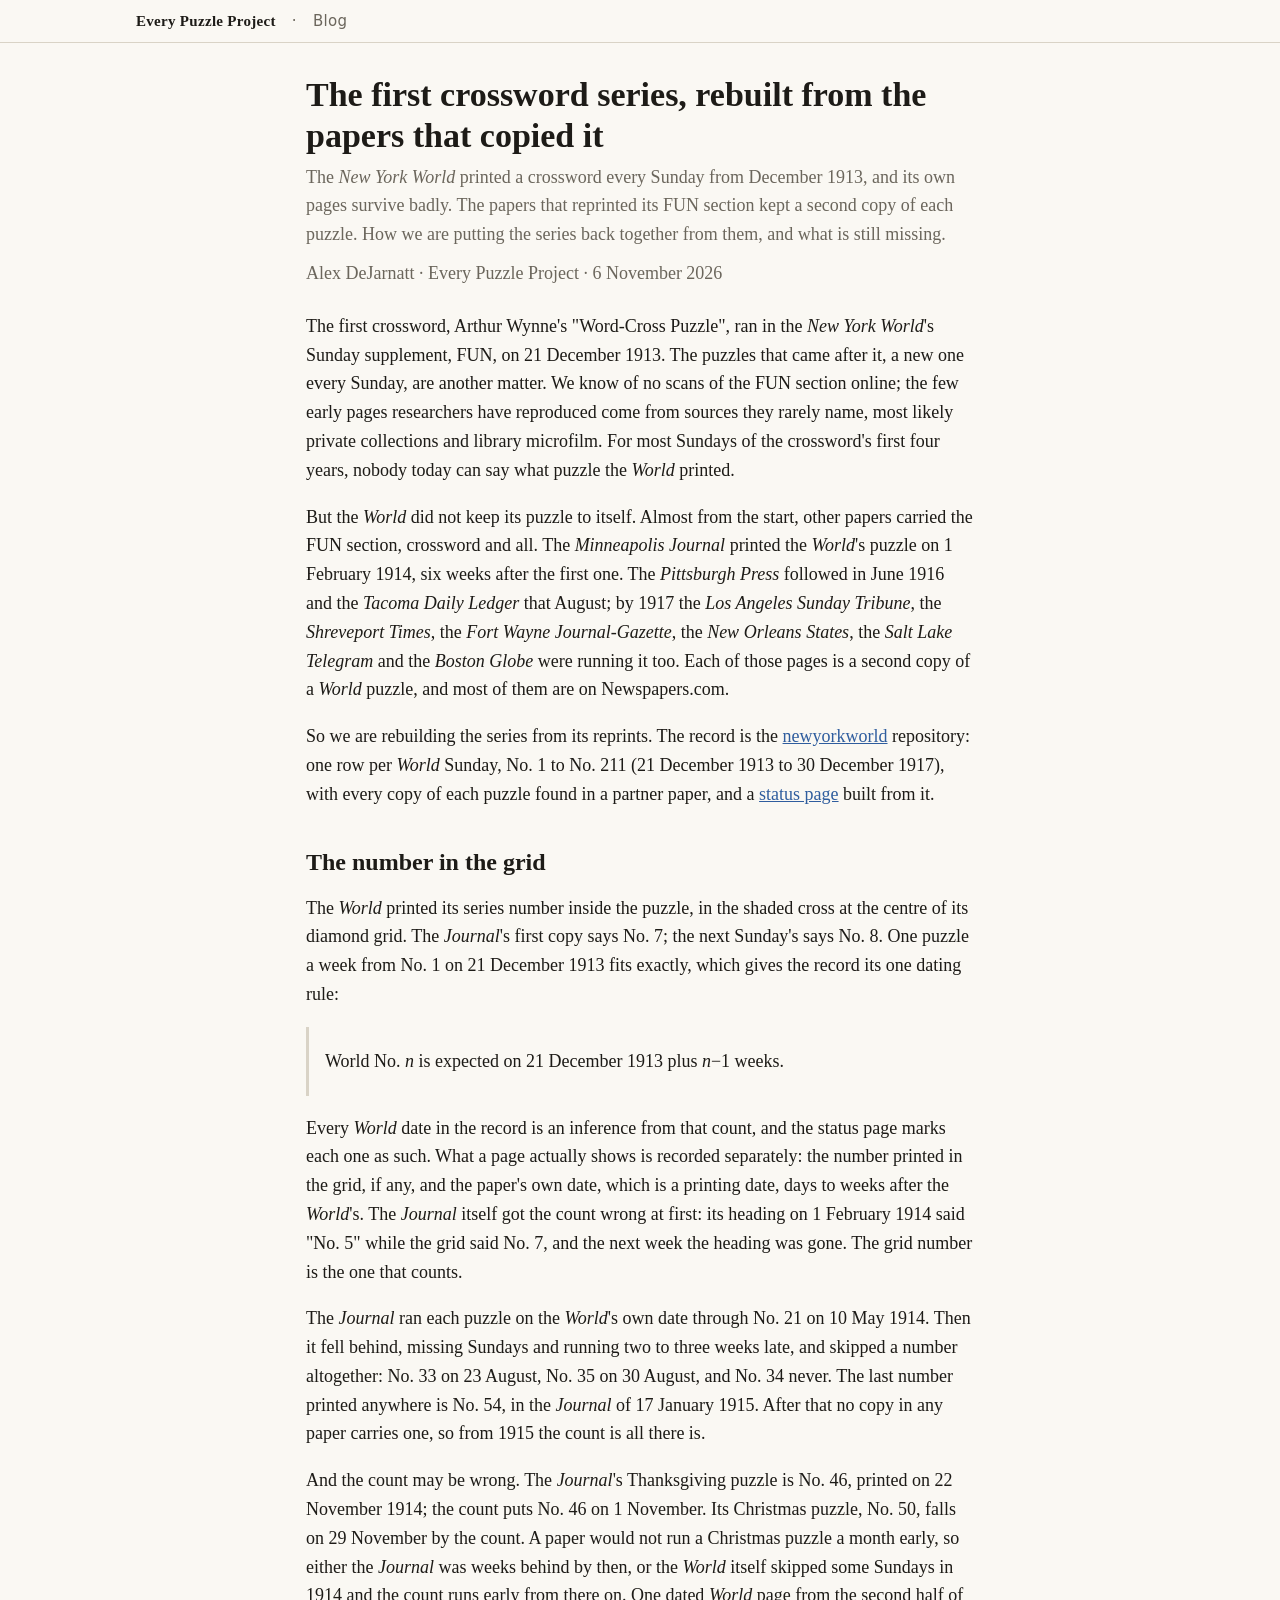
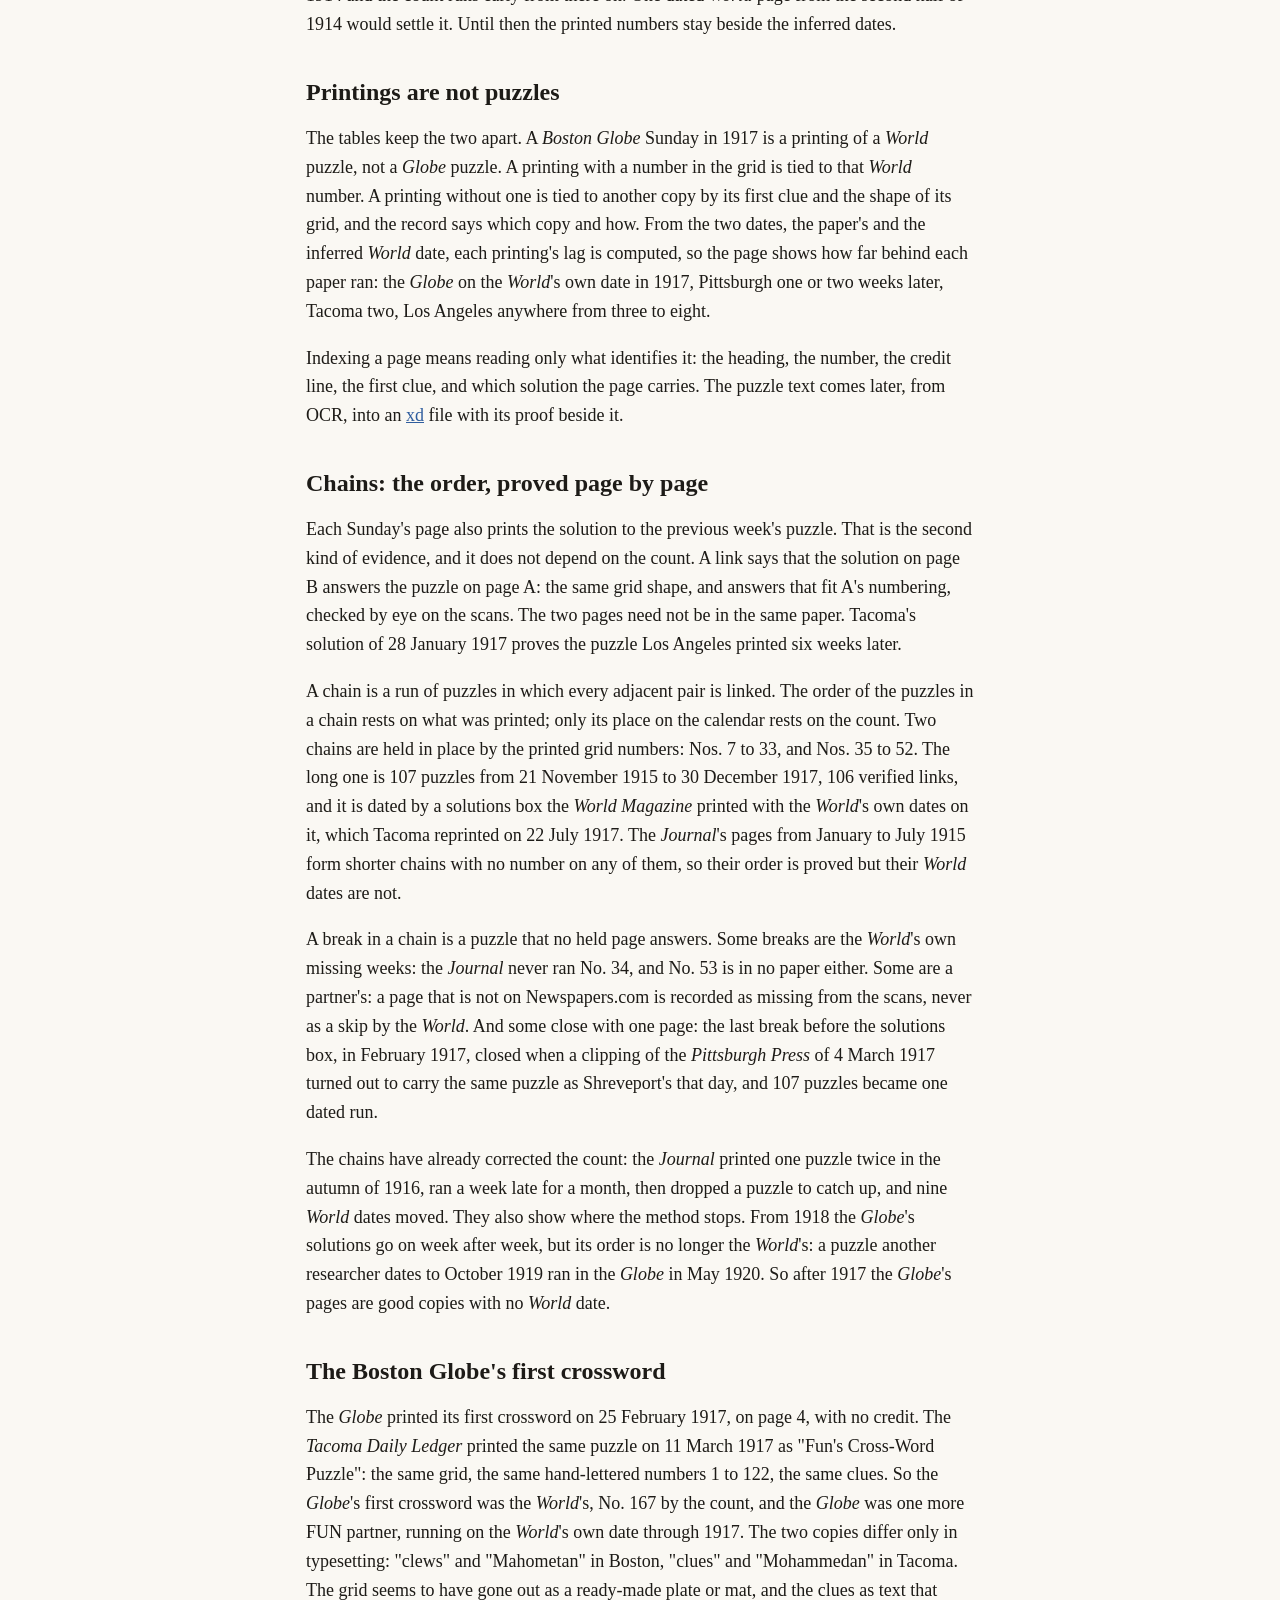
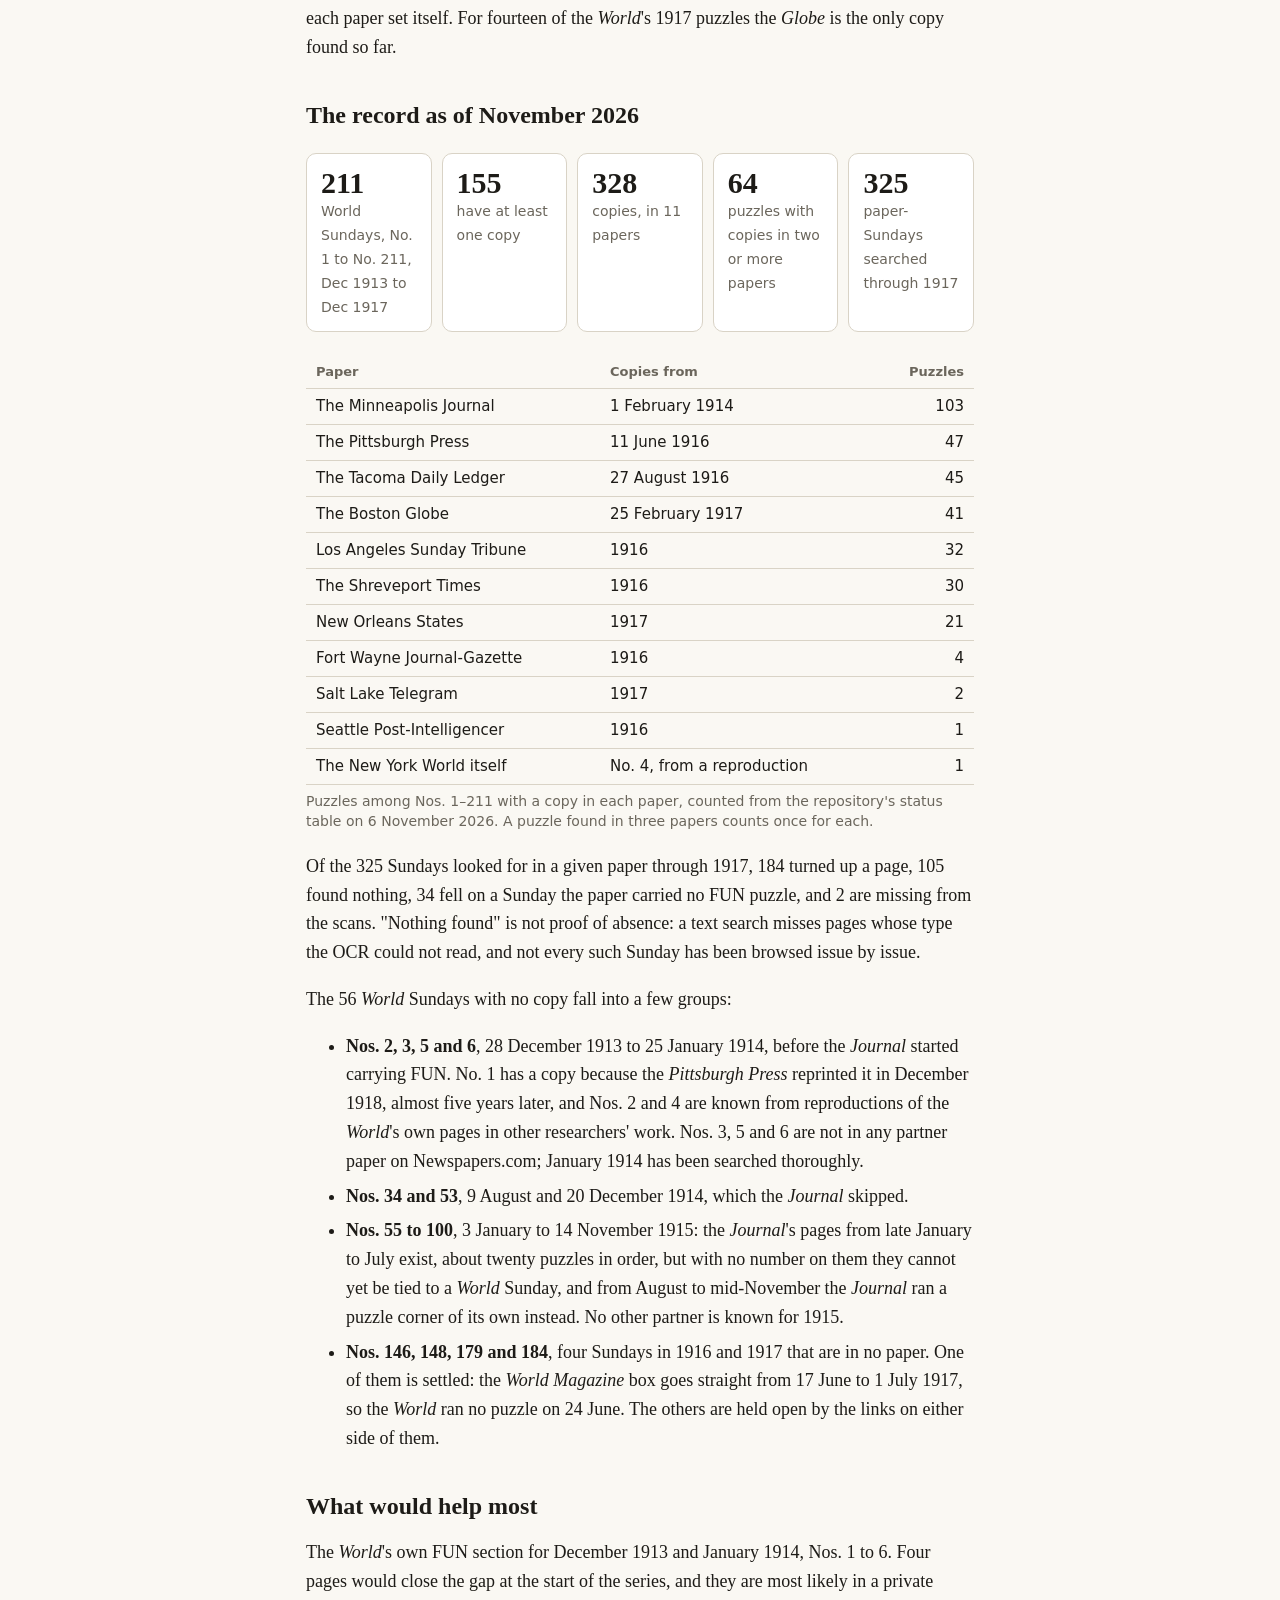
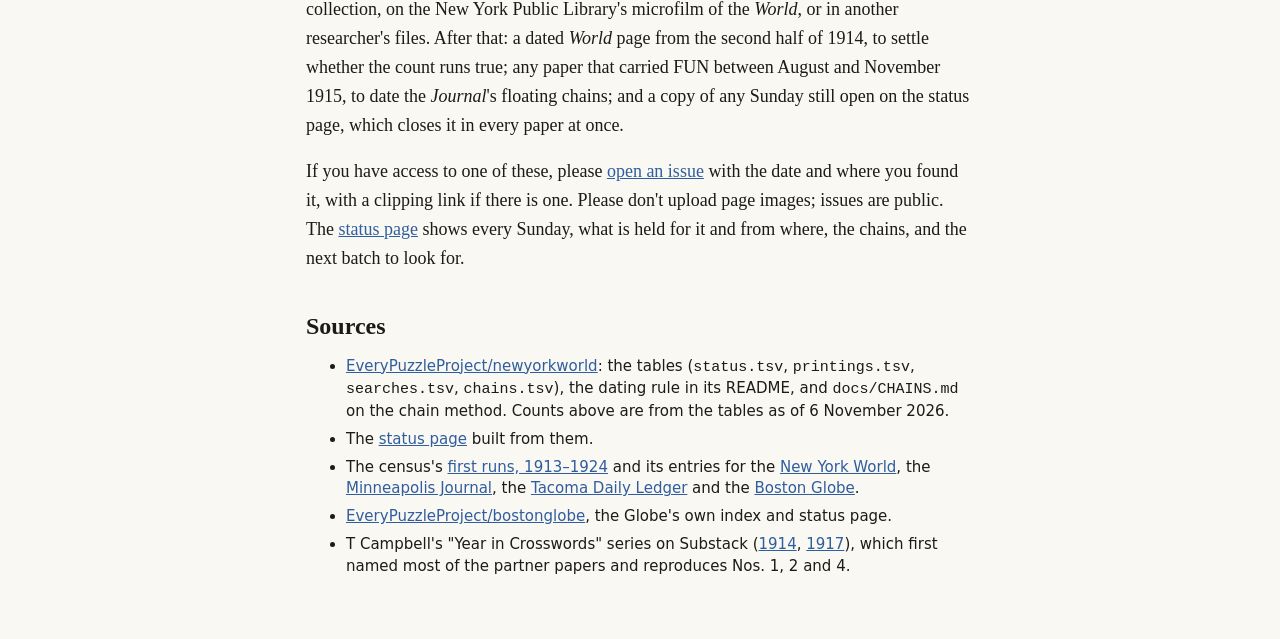
<file: blog/newyorkworld.html>
<!doctype html>
<html lang="en">
<head>
<meta charset="utf-8">
<meta name="viewport" content="width=device-width,initial-scale=1">
<title>The first crossword series, rebuilt from the papers that copied it</title>
<meta name="description" content="The New York World printed a crossword every Sunday from December 1913, and its own pages survive badly. The papers that reprinted its FUN section kept a second copy of each puzzle. How we are putting the series back together from them, and what is still missing.">
<meta name="author" content="Alex DeJarnatt">
<meta property="og:type" content="article">
<meta property="og:site_name" content="Every Puzzle Project">
<meta property="og:title" content="The first crossword series, rebuilt from the papers that copied it">
<meta property="og:description" content="The New York World's FUN crosswords, 1913–1917: the World's pages survive badly, but the papers that reprinted them kept a second copy of each puzzle. As of November 2026, 155 of the first 211 have one.">
<meta property="og:url" content="https://everypuzzleproject.org/blog/newyorkworld.html">
<link rel="canonical" href="https://everypuzzleproject.org/blog/newyorkworld.html">
<meta property="og:image" content="https://everypuzzleproject.org/img/social-card.png">
<link rel="icon" href="data:image/svg+xml,%3Csvg xmlns=%27http://www.w3.org/2000/svg%27 viewBox=%270 0 3 3%27%3E%3Crect width=%273%27 height=%273%27 fill=%27%23fff%27/%3E%3Crect width=%271%27 height=%271%27 fill=%27%231d1b17%27/%3E%3Crect x=%272%27 y=%272%27 width=%271%27 height=%271%27 fill=%27%231d1b17%27/%3E%3C/svg%3E">
<link rel="stylesheet" href="../site.css?v=202611061">
<style>
  .post { max-width: 700px; }
  .post p, .post li { font: 18px/1.6 var(--serif); }
  .post li { margin: 6px 0; }
  .post h1 { font-size: 34px; margin-top: 12px; }
  .post h2 { font-size: 24px; margin-top: 40px; }
  .dek { font: 20px/1.5 var(--serif); color: var(--muted); margin: 6px 0 0; }
  .byline { font-size: 14px; color: var(--muted); margin: 10px 0 24px; }
  blockquote { margin: 18px 0; padding: 2px 0 2px 16px; border-left: 3px solid var(--line); }
  blockquote p { font-style: italic; }
  .stats { display: grid; grid-template-columns: repeat(auto-fit, minmax(118px, 1fr)); gap: 10px; margin: 24px 0; }
  .stat { background: var(--surface); border: 1px solid var(--line); border-radius: 10px; padding: 12px 14px; }
  .stat b { display: block; font: 700 30px/1.1 var(--serif); }
  .stat span { font-size: 14px; color: var(--muted); }
  .papers { width: 100%; border-collapse: collapse; margin: 20px 0 6px; font: 15px/1.4 var(--sans); }
  .papers th, .papers td { text-align: left; padding: 7px 10px; border-bottom: 1px solid var(--line); vertical-align: top; }
  .papers th { font-weight: 600; color: var(--muted); font-size: 13px; }
  .papers td.n, .papers th.n { text-align: right; white-space: nowrap; font-variant-numeric: tabular-nums; }
  .post p.tnote { font: 14px/1.45 var(--sans); color: var(--muted); margin: 4px 0 20px; }
  .note { border-left: 3px solid var(--line); padding: 2px 0 2px 14px; color: var(--muted); }
  .post .sources li { font: 15px/1.45 var(--sans); }
  @media (max-width: 520px) { .post p, .post li { font-size: 17px; } .post h1 { font-size: 28px; } }
</style>
<script type="application/ld+json">
{
 "@context": "https://schema.org",
 "@type": "BlogPosting",
 "headline": "The first crossword series, rebuilt from the papers that copied it",
 "description": "The New York World printed a crossword every Sunday from December 1913, and its own pages survive badly. The papers that reprinted its FUN section kept a second copy of each puzzle. How we are putting the series back together from them, and what is still missing.",
 "url": "https://everypuzzleproject.org/blog/newyorkworld.html",
 "mainEntityOfPage": "https://everypuzzleproject.org/blog/newyorkworld.html",
 "datePublished": "2026-11-06",
 "dateModified": "2026-11-06",
 "author": {
  "@type": "Person",
  "name": "Alex DeJarnatt",
  "worksFor": {
   "@id": "https://everypuzzleproject.org/#org"
  }
 },
 "publisher": {
  "@type": "Organization",
  "@id": "https://everypuzzleproject.org/#org",
  "name": "Every Puzzle Project",
  "alternateName": [
   "EPP",
   "The Every Puzzle Project"
  ],
  "url": "https://everypuzzleproject.org/",
  "logo": "https://everypuzzleproject.org/img/social-card.png",
  "description": "Preserving every crossword ever printed: a census of the publications that ran crosswords, and a transcription of each puzzle into an xd file linked to its scan, archived in the xd Crossword Corpus.",
  "sameAs": [
   "https://github.com/EveryPuzzleProject",
   "https://blitz.xwordapp.com/"
  ]
 },
 "isPartOf": {
  "@type": "Blog",
  "url": "https://everypuzzleproject.org/blog/"
 },
 "image": "https://everypuzzleproject.org/img/social-card.png"
}
</script>
</head>
<body>
<header class="epp-header"><div class="wrap"><a href="../">Every Puzzle Project</a><a class="epp-page" href="./">Blog</a></div></header>
<main class="wrap post">

<h1>The first crossword series, rebuilt from the papers that copied it</h1>
<p class="dek">The <i>New York World</i> printed a crossword every Sunday from December 1913, and its own pages survive
  badly. The papers that reprinted its FUN section kept a second copy of each puzzle. How we are putting the series
  back together from them, and what is still missing.</p>
<p class="byline">Alex DeJarnatt · Every Puzzle Project · 6 November 2026</p>

<p>The first crossword, Arthur Wynne's "Word-Cross Puzzle", ran in the <i>New York World</i>'s Sunday supplement,
  FUN, on 21 December 1913. The puzzles that came after it, a new one every Sunday, are another matter. We know
  of no scans of the FUN section online; the few early pages researchers have reproduced come from sources they
  rarely name, most likely private collections and library microfilm. For most Sundays of the crossword's first four
  years, nobody today can say what puzzle the <i>World</i> printed.</p>

<p>But the <i>World</i> did not keep its puzzle to itself. Almost from the start, other papers carried the FUN section,
  crossword and all. The <i>Minneapolis Journal</i> printed the <i>World</i>'s puzzle on 1 February 1914, six weeks
  after the first one. The <i>Pittsburgh Press</i> followed in June 1916 and the <i>Tacoma Daily Ledger</i> that August;
  by 1917 the <i>Los Angeles Sunday Tribune</i>, the <i>Shreveport Times</i>, the <i>Fort Wayne Journal-Gazette</i>, the
  <i>New Orleans States</i>, the <i>Salt Lake Telegram</i> and the <i>Boston Globe</i> were running it too. Each of those
  pages is a second copy of a <i>World</i> puzzle, and most of them are on Newspapers.com.</p>

<p>So we are rebuilding the series from its reprints. The record is the
  <a href="https://github.com/EveryPuzzleProject/newyorkworld">newyorkworld</a> repository: one row per <i>World</i>
  Sunday, No. 1 to No. 211 (21 December 1913 to 30 December 1917), with every copy of each puzzle found in a partner
  paper, and a <a href="https://everypuzzleproject.org/newyorkworld/">status page</a> built from it.</p>

<h2>The number in the grid</h2>

<p>The <i>World</i> printed its series number inside the puzzle, in the shaded cross at the centre of its diamond grid.
  The <i>Journal</i>'s first copy says No. 7; the next Sunday's says No. 8. One puzzle a week from No. 1 on
  21 December 1913 fits exactly, which gives the record its one dating rule:</p>

<blockquote><p>World No. <i>n</i> is expected on 21 December 1913 plus <i>n</i>−1 weeks.</p></blockquote>

<p>Every <i>World</i> date in the record is an inference from that count, and the status page marks each one as such.
  What a page actually shows is recorded separately: the number printed in the grid, if any, and the paper's own
  date, which is a printing date, days to weeks after the <i>World</i>'s. The <i>Journal</i> itself got the count
  wrong at first: its heading on 1 February 1914 said "No. 5" while the grid said No. 7, and the next week the
  heading was gone. The grid number is the one that counts.</p>

<p>The <i>Journal</i> ran each puzzle on the <i>World</i>'s own date through No. 21 on 10 May 1914. Then it fell behind,
  missing Sundays and running two to three weeks late, and skipped a number altogether: No. 33 on 23 August, No. 35
  on 30 August, and No. 34 never. The last number printed anywhere is No. 54, in the <i>Journal</i> of 17 January 1915.
  After that no copy in any paper carries one, so from 1915 the count is all there is.</p>

<p>And the count may be wrong. The <i>Journal</i>'s Thanksgiving puzzle is No. 46, printed on 22 November 1914; the
  count puts No. 46 on 1 November. Its Christmas puzzle, No. 50, falls on 29 November by the count. A paper would not
  run a Christmas puzzle a month early, so either the <i>Journal</i> was weeks behind by then, or the <i>World</i>
  itself skipped some Sundays in 1914 and the count runs early from there on. One dated <i>World</i> page from the
  second half of 1914 would settle it. Until then the printed numbers stay beside the inferred dates.</p>

<h2>Printings are not puzzles</h2>

<p>The tables keep the two apart. A <i>Boston Globe</i> Sunday in 1917 is a printing of a <i>World</i> puzzle, not a
  <i>Globe</i> puzzle. A printing with a number in the grid is tied to that <i>World</i> number. A printing without one
  is tied to another copy by its first clue and the shape of its grid, and the record says which copy and how. From
  the two dates, the paper's and the inferred <i>World</i> date, each printing's lag is computed, so the page shows
  how far behind each paper ran: the <i>Globe</i> on the <i>World</i>'s own date in 1917, Pittsburgh one or two weeks
  later, Tacoma two, Los Angeles anywhere from three to eight.</p>

<p>Indexing a page means reading only what identifies it: the heading, the number, the credit line, the first clue,
  and which solution the page carries. The puzzle text comes later, from OCR, into an
  <a href="https://github.com/century-arcade/xdformat">xd</a> file with its proof beside it.</p>

<h2>Chains: the order, proved page by page</h2>

<p>Each Sunday's page also prints the solution to the previous week's puzzle. That is the second kind of evidence, and
  it does not depend on the count. A link says that the solution on page B answers the puzzle on page A: the same
  grid shape, and answers that fit A's numbering, checked by eye on the scans. The two pages need not be in the same
  paper. Tacoma's solution of 28 January 1917 proves the puzzle Los Angeles printed six weeks later.</p>

<p>A chain is a run of puzzles in which every adjacent pair is linked. The order of the puzzles in a chain rests on
  what was printed; only its place on the calendar rests on the count. Two chains are held in place by the
  printed grid numbers: Nos. 7 to 33, and Nos. 35 to 52. The long one is 107 puzzles from 21 November
  1915 to 30 December 1917, 106 verified links, and it is dated by a solutions box the <i>World Magazine</i> printed
  with the <i>World</i>'s own dates on it, which Tacoma reprinted on 22 July 1917. The <i>Journal</i>'s pages from
  January to July 1915 form shorter chains with no number on any of them, so their order is proved but their
  <i>World</i> dates are not.</p>

<p>A break in a chain is a puzzle that no held page answers. Some breaks are the <i>World</i>'s own missing weeks: the
  <i>Journal</i> never ran No. 34, and No. 53 is in no paper either. Some are a partner's: a page that is not on
  Newspapers.com is recorded as missing from the scans, never as a skip by the <i>World</i>. And some close with one
  page: the last break before the solutions box, in February 1917, closed when a clipping of the <i>Pittsburgh
  Press</i> of 4 March 1917 turned out to carry the same puzzle as Shreveport's that day, and 107 puzzles became one
  dated run.</p>

<p>The chains have already corrected the count: the <i>Journal</i> printed one puzzle twice in the autumn of 1916, ran a
  week late for a month, then dropped a puzzle to catch up, and nine <i>World</i> dates moved. They also show where
  the method stops. From 1918 the <i>Globe</i>'s solutions go on week after week, but its order is no longer the
  <i>World</i>'s: a puzzle another researcher dates to October 1919 ran in the <i>Globe</i> in May 1920. So after 1917
  the <i>Globe</i>'s pages are good copies with no <i>World</i> date.</p>

<h2>The Boston Globe's first crossword</h2>

<p>The <i>Globe</i> printed its first crossword on 25 February 1917, on page 4, with no credit. The <i>Tacoma Daily
  Ledger</i> printed the same puzzle on 11 March 1917 as "Fun's Cross-Word Puzzle": the same grid, the same
  hand-lettered numbers 1 to 122, the same clues. So the <i>Globe</i>'s first crossword was the <i>World</i>'s, No. 167
  by the count, and the <i>Globe</i> was one more FUN partner, running on the <i>World</i>'s own date through 1917.
  The two copies differ only in typesetting: "clews" and "Mahometan" in Boston, "clues" and "Mohammedan" in Tacoma.
  The grid seems to have gone out as a ready-made plate or mat, and the clues as text that each paper set itself.
  For fourteen of the <i>World</i>'s 1917 puzzles the <i>Globe</i> is the only copy found so far.</p>

<h2>The record as of November 2026</h2>

<div class="stats">
  <div class="stat"><b>211</b><span>World Sundays, No. 1 to No. 211, Dec 1913 to Dec 1917</span></div>
  <div class="stat"><b>155</b><span>have at least one copy</span></div>
  <div class="stat"><b>328</b><span>copies, in 11 papers</span></div>
  <div class="stat"><b>64</b><span>puzzles with copies in two or more papers</span></div>
  <div class="stat"><b>325</b><span>paper-Sundays searched through 1917</span></div>
</div>

<table class="papers">
  <tr><th>Paper</th><th>Copies from</th><th class="n">Puzzles</th></tr>
  <tr><td>The Minneapolis Journal</td><td>1 February 1914</td><td class="n">103</td></tr>
  <tr><td>The Pittsburgh Press</td><td>11 June 1916</td><td class="n">47</td></tr>
  <tr><td>The Tacoma Daily Ledger</td><td>27 August 1916</td><td class="n">45</td></tr>
  <tr><td>The Boston Globe</td><td>25 February 1917</td><td class="n">41</td></tr>
  <tr><td>Los Angeles Sunday Tribune</td><td>1916</td><td class="n">32</td></tr>
  <tr><td>The Shreveport Times</td><td>1916</td><td class="n">30</td></tr>
  <tr><td>New Orleans States</td><td>1917</td><td class="n">21</td></tr>
  <tr><td>Fort Wayne Journal-Gazette</td><td>1916</td><td class="n">4</td></tr>
  <tr><td>Salt Lake Telegram</td><td>1917</td><td class="n">2</td></tr>
  <tr><td>Seattle Post-Intelligencer</td><td>1916</td><td class="n">1</td></tr>
  <tr><td>The New York World itself</td><td>No. 4, from a reproduction</td><td class="n">1</td></tr>
</table>
<p class="tnote">Puzzles among Nos. 1–211 with a copy in each paper, counted from the repository's status table on
  6 November 2026. A puzzle found in three papers counts once for each.</p>

<p>Of the 325 Sundays looked for in a given paper through 1917, 184 turned up a page, 105 found nothing, 34 fell on a
  Sunday the paper carried no FUN puzzle, and 2 are missing from the scans. "Nothing found" is not proof of absence:
  a text search misses pages whose type the OCR could not read, and not every such Sunday has been browsed issue by
  issue.</p>

<p>The 56 <i>World</i> Sundays with no copy fall into a few groups:</p>

<ul>
  <li><b>Nos. 2, 3, 5 and 6</b>, 28 December 1913 to 25 January 1914, before the <i>Journal</i> started carrying FUN.
    No. 1 has a copy because the <i>Pittsburgh Press</i> reprinted it in December 1918, almost five years later, and Nos. 2 and 4
    are known from reproductions of the <i>World</i>'s own pages in other researchers' work. Nos. 3, 5 and 6 are not
    in any partner paper on Newspapers.com; January 1914 has been searched thoroughly.</li>
  <li><b>Nos. 34 and 53</b>, 9 August and 20 December 1914, which the <i>Journal</i> skipped.</li>
  <li><b>Nos. 55 to 100</b>, 3 January to 14 November 1915: the <i>Journal</i>'s pages from late January to July exist,
    about twenty puzzles in order, but with no number on them they cannot yet be tied to a <i>World</i> Sunday, and
    from August to mid-November the <i>Journal</i> ran a puzzle corner of its own instead. No other partner is known
    for 1915.</li>
  <li><b>Nos. 146, 148, 179 and 184</b>, four Sundays in 1916 and 1917 that are in no paper. One of them is settled:
    the <i>World Magazine</i> box goes straight from 17 June to 1 July 1917, so the <i>World</i> ran no puzzle on
    24 June. The others are held open by the links on either side of them.</li>
</ul>

<h2>What would help most</h2>

<p>The <i>World</i>'s own FUN section for December 1913 and January 1914, Nos. 1 to 6. Four pages would close the gap
  at the start of the series, and they are most likely in a private collection, on the New York Public Library's
  microfilm of the <i>World</i>, or in another researcher's files. After that: a dated <i>World</i> page from the
  second half of 1914, to settle whether the count runs true; any paper that carried FUN between August and November
  1915, to date the <i>Journal</i>'s floating chains; and a copy of any Sunday still open on the status page, which
  closes it in every paper at once.</p>

<p>If you have access to one of these, please <a href="https://github.com/EveryPuzzleProject/newyorkworld/issues/new">open
  an issue</a> with the date and where you found it, with a clipping link if there is one. Please don't upload page
  images; issues are public. The
  <a href="https://everypuzzleproject.org/newyorkworld/">status page</a> shows every Sunday, what is held for it and
  from where, the chains, and the next batch to look for.</p>

<h2>Sources</h2>

<ul class="sources">
  <li><a href="https://github.com/EveryPuzzleProject/newyorkworld">EveryPuzzleProject/newyorkworld</a>: the tables
    (<code>status.tsv</code>, <code>printings.tsv</code>, <code>searches.tsv</code>, <code>chains.tsv</code>), the dating
    rule in its README, and <code>docs/CHAINS.md</code> on the chain method. Counts above are from the tables as of
    6 November 2026.</li>
  <li>The <a href="https://everypuzzleproject.org/newyorkworld/">status page</a> built from them.</li>
  <li>The census's <a href="https://github.com/EveryPuzzleProject/census/blob/main/first-runs.md">first runs, 1913–1924</a>
    and its entries for the <a href="https://github.com/EveryPuzzleProject/census/blob/main/publications/new-york-world.md">New York World</a>,
    the <a href="https://github.com/EveryPuzzleProject/census/blob/main/publications/minneapolis-journal.md">Minneapolis Journal</a>,
    the <a href="https://github.com/EveryPuzzleProject/census/blob/main/publications/tacoma-daily-ledger.md">Tacoma Daily Ledger</a>
    and the <a href="https://github.com/EveryPuzzleProject/census/blob/main/publications/boston-globe.md">Boston Globe</a>.</li>
  <li><a href="https://github.com/EveryPuzzleProject/bostonglobe">EveryPuzzleProject/bostonglobe</a>, the Globe's own
    index and status page.</li>
  <li>T Campbell's "Year in Crosswords" series on Substack
    (<a href="https://tcampbell.substack.com/p/1914-the-year-in-crosswords">1914</a>,
    <a href="https://tcampbell.substack.com/p/1917-the-year-in-crosswords">1917</a>), which first named most of the
    partner papers and reproduces Nos. 1, 2 and 4.</li>
</ul>

</main>
</body>
</html>
</file>
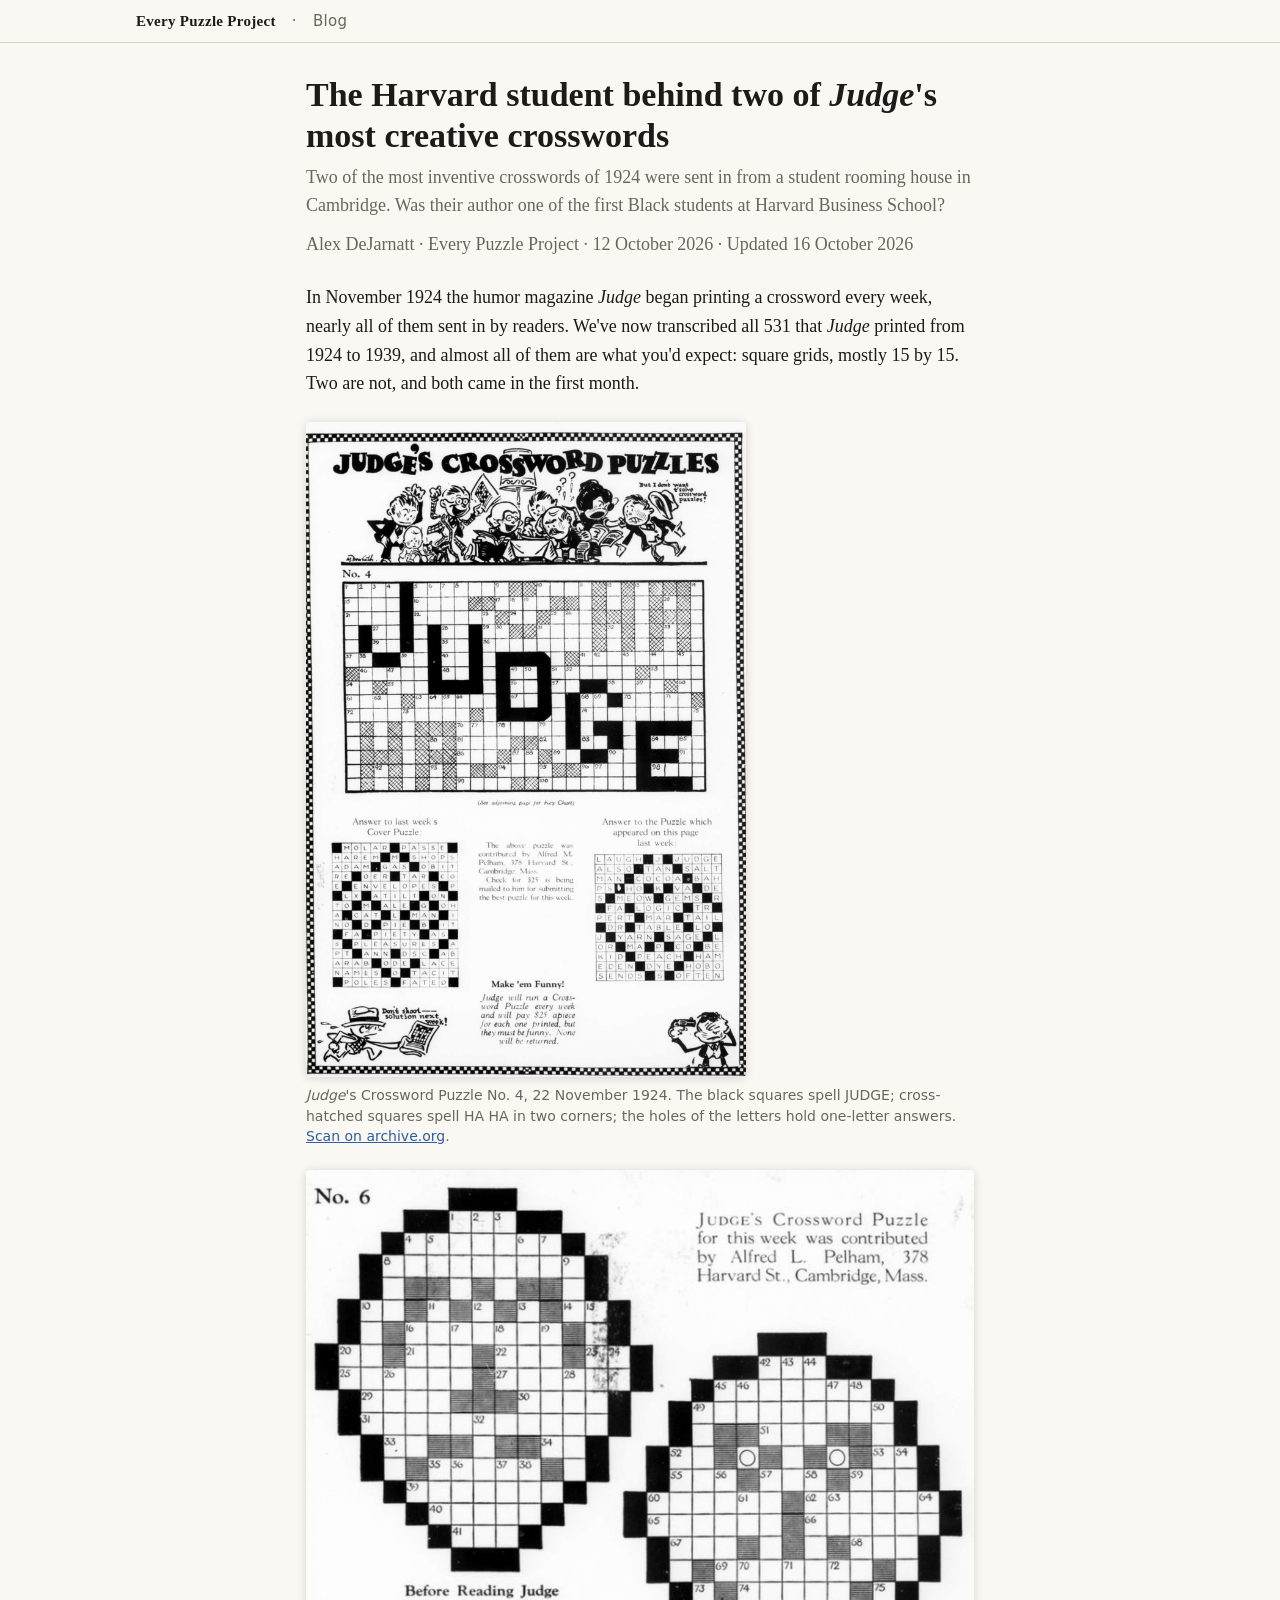
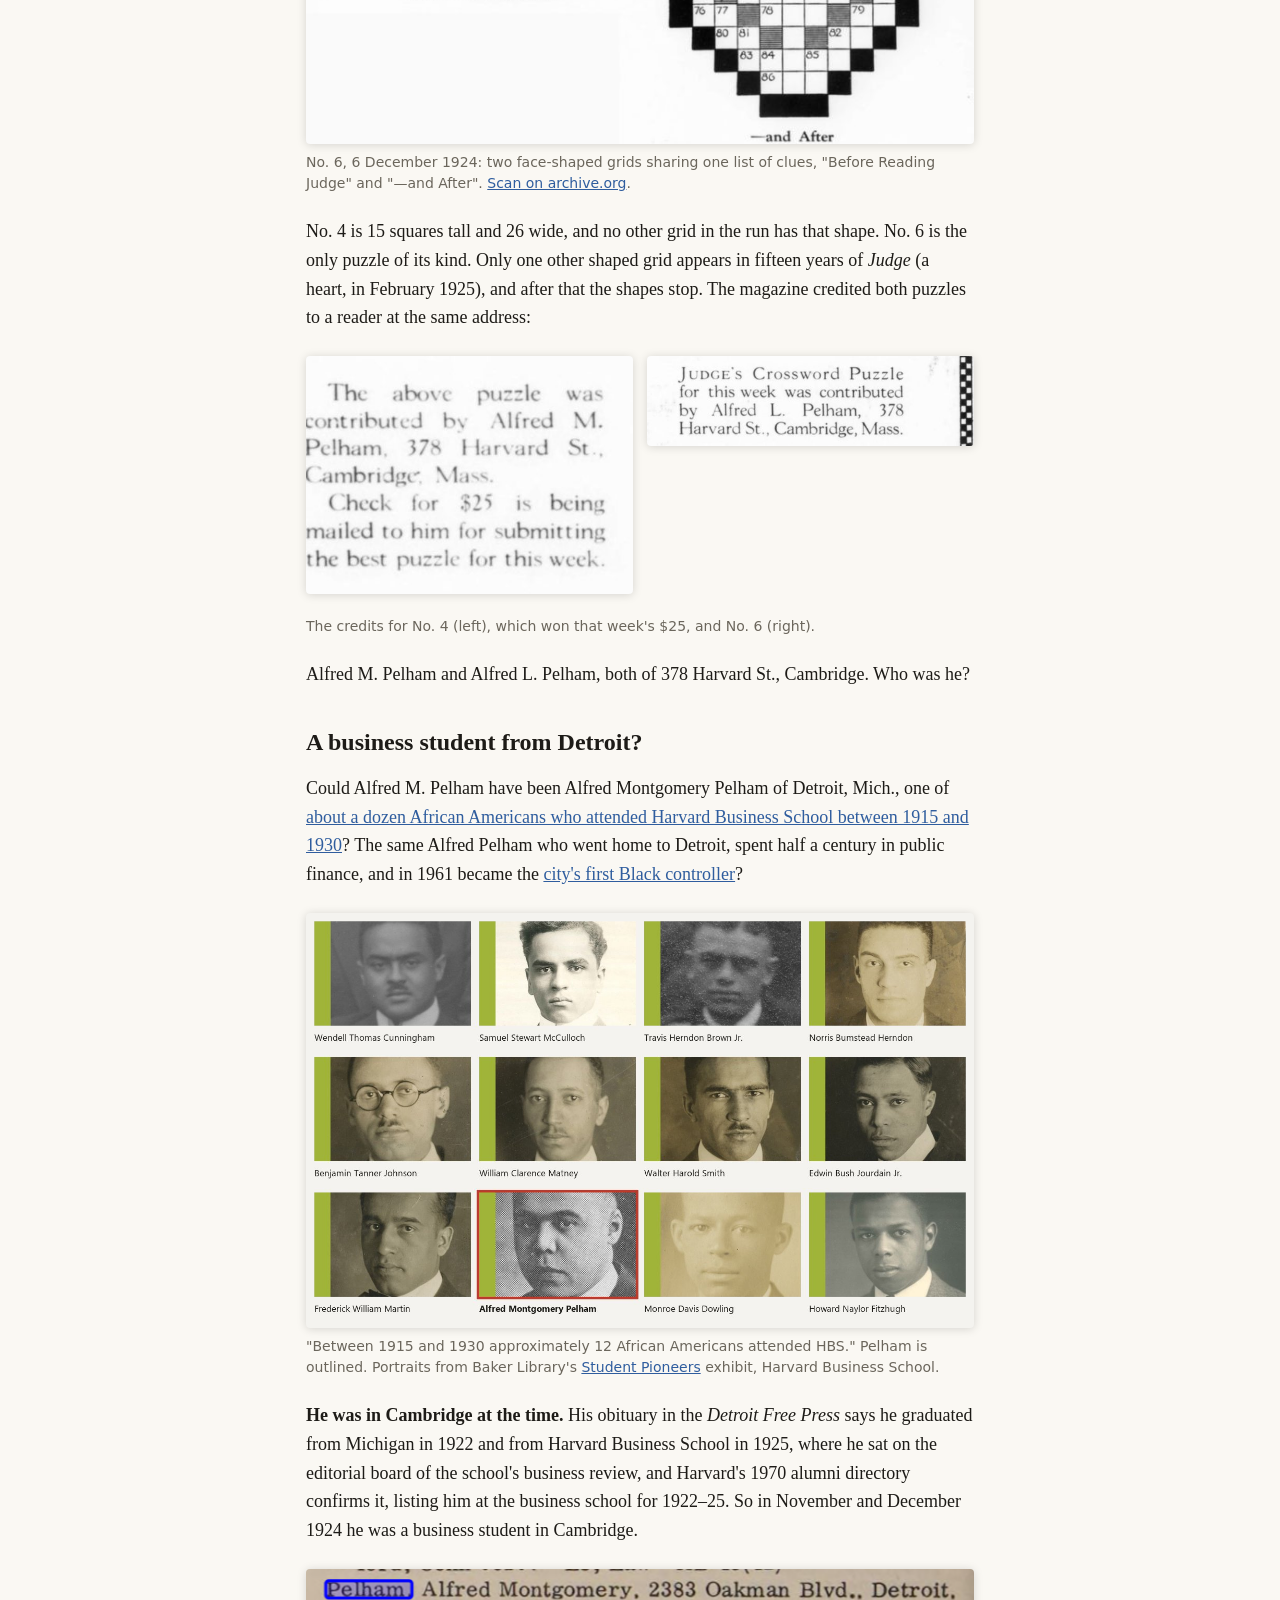
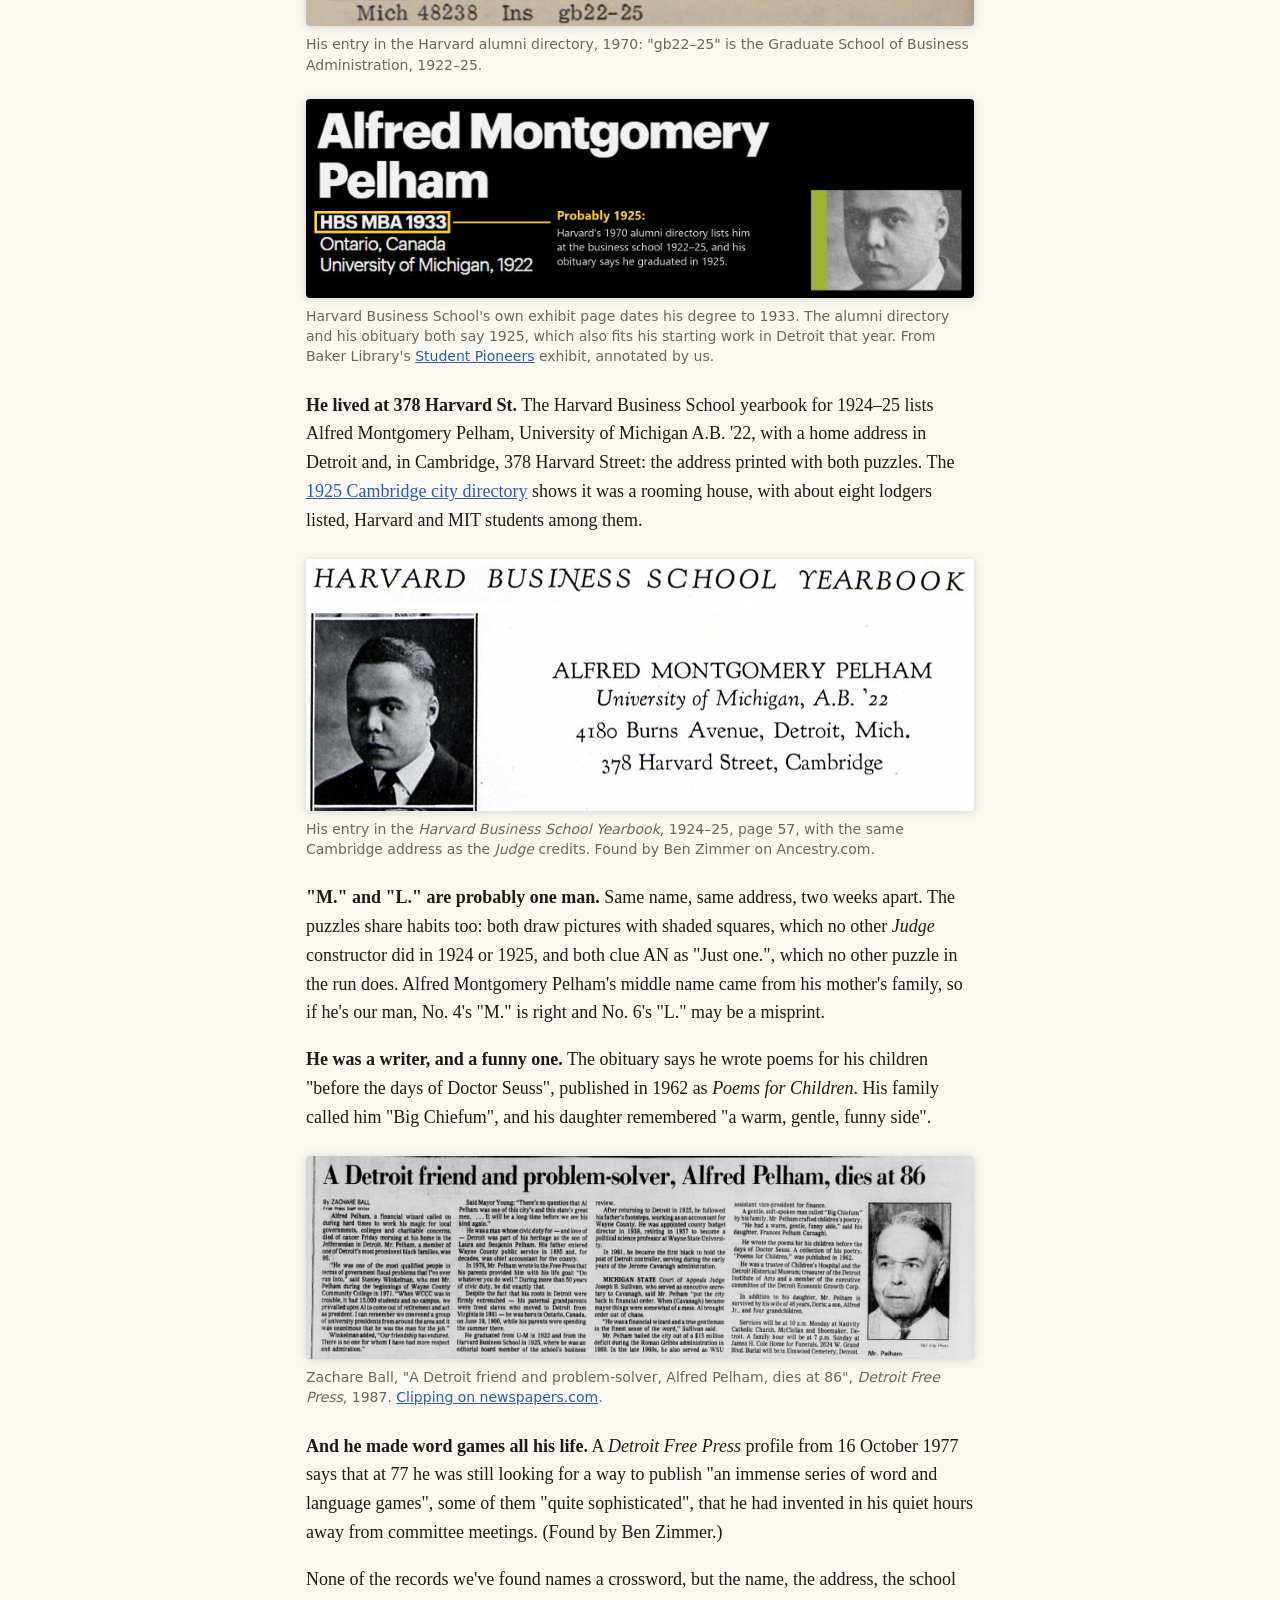
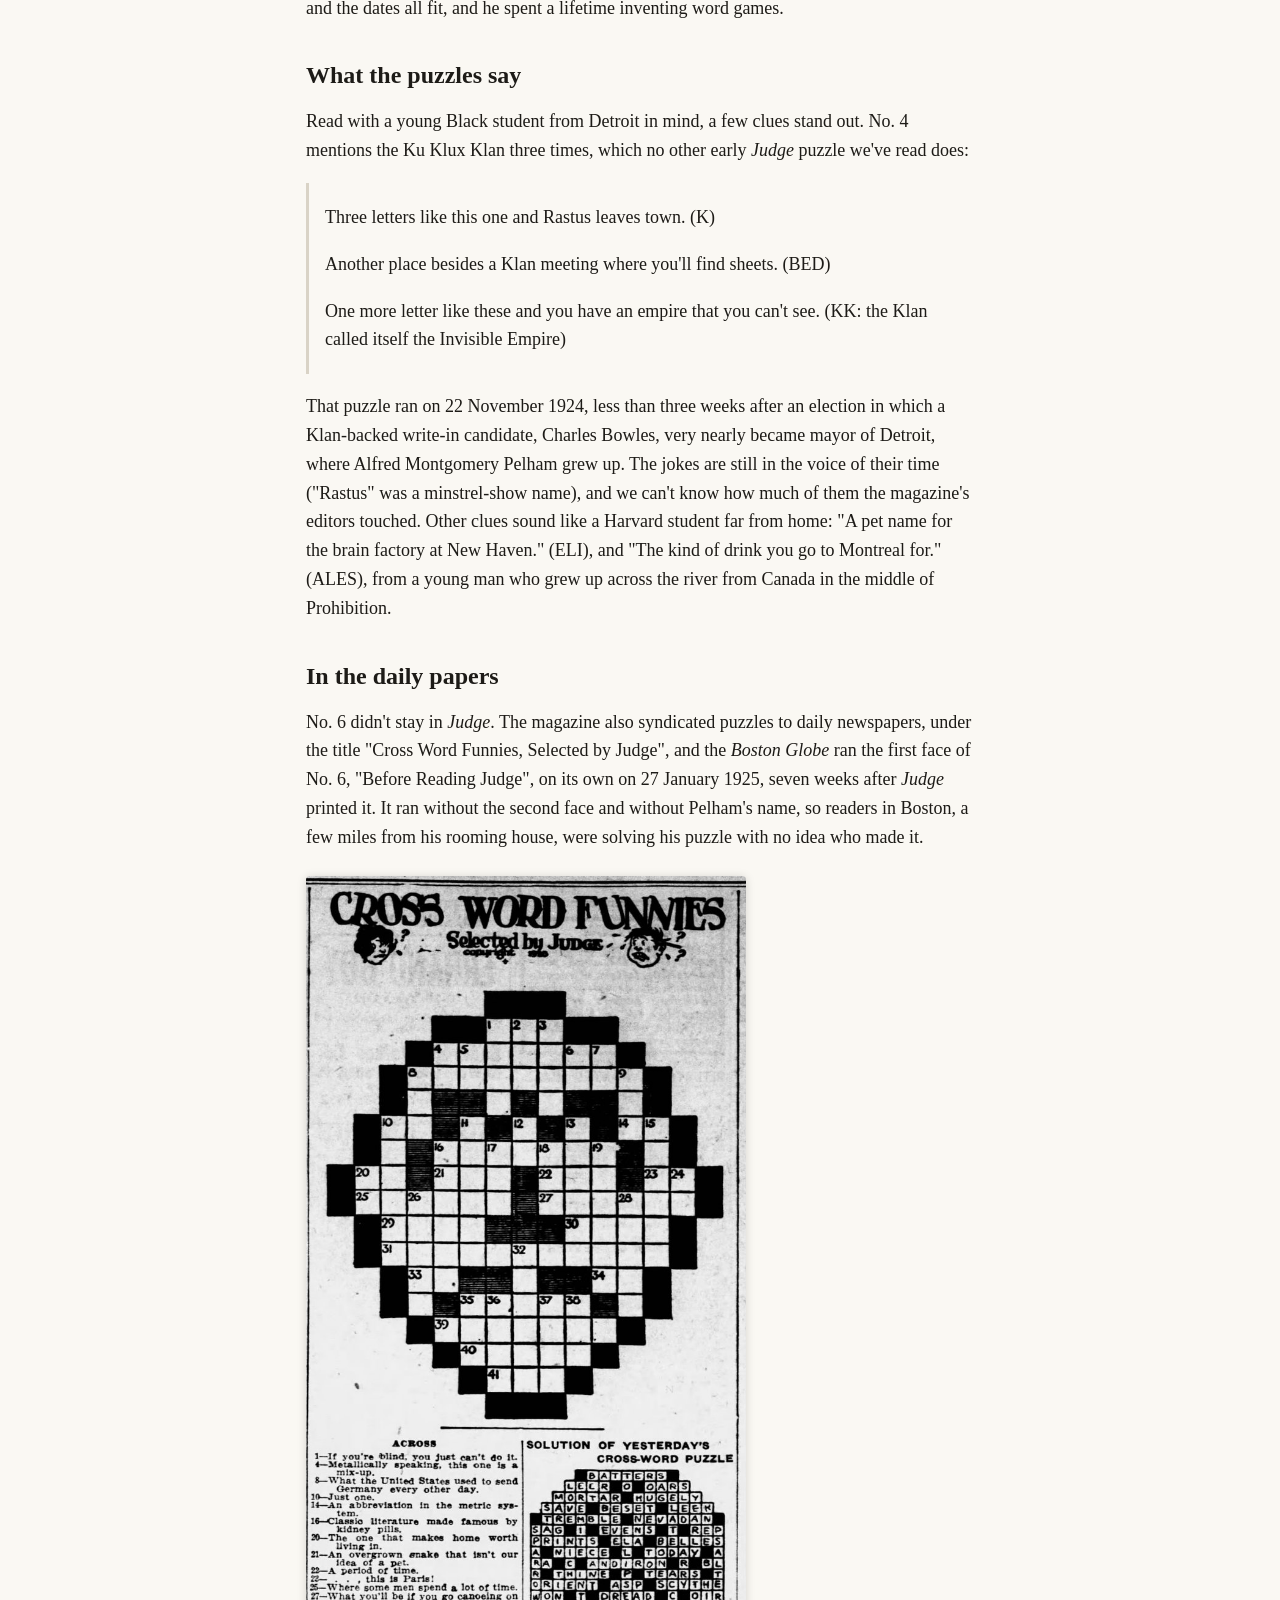
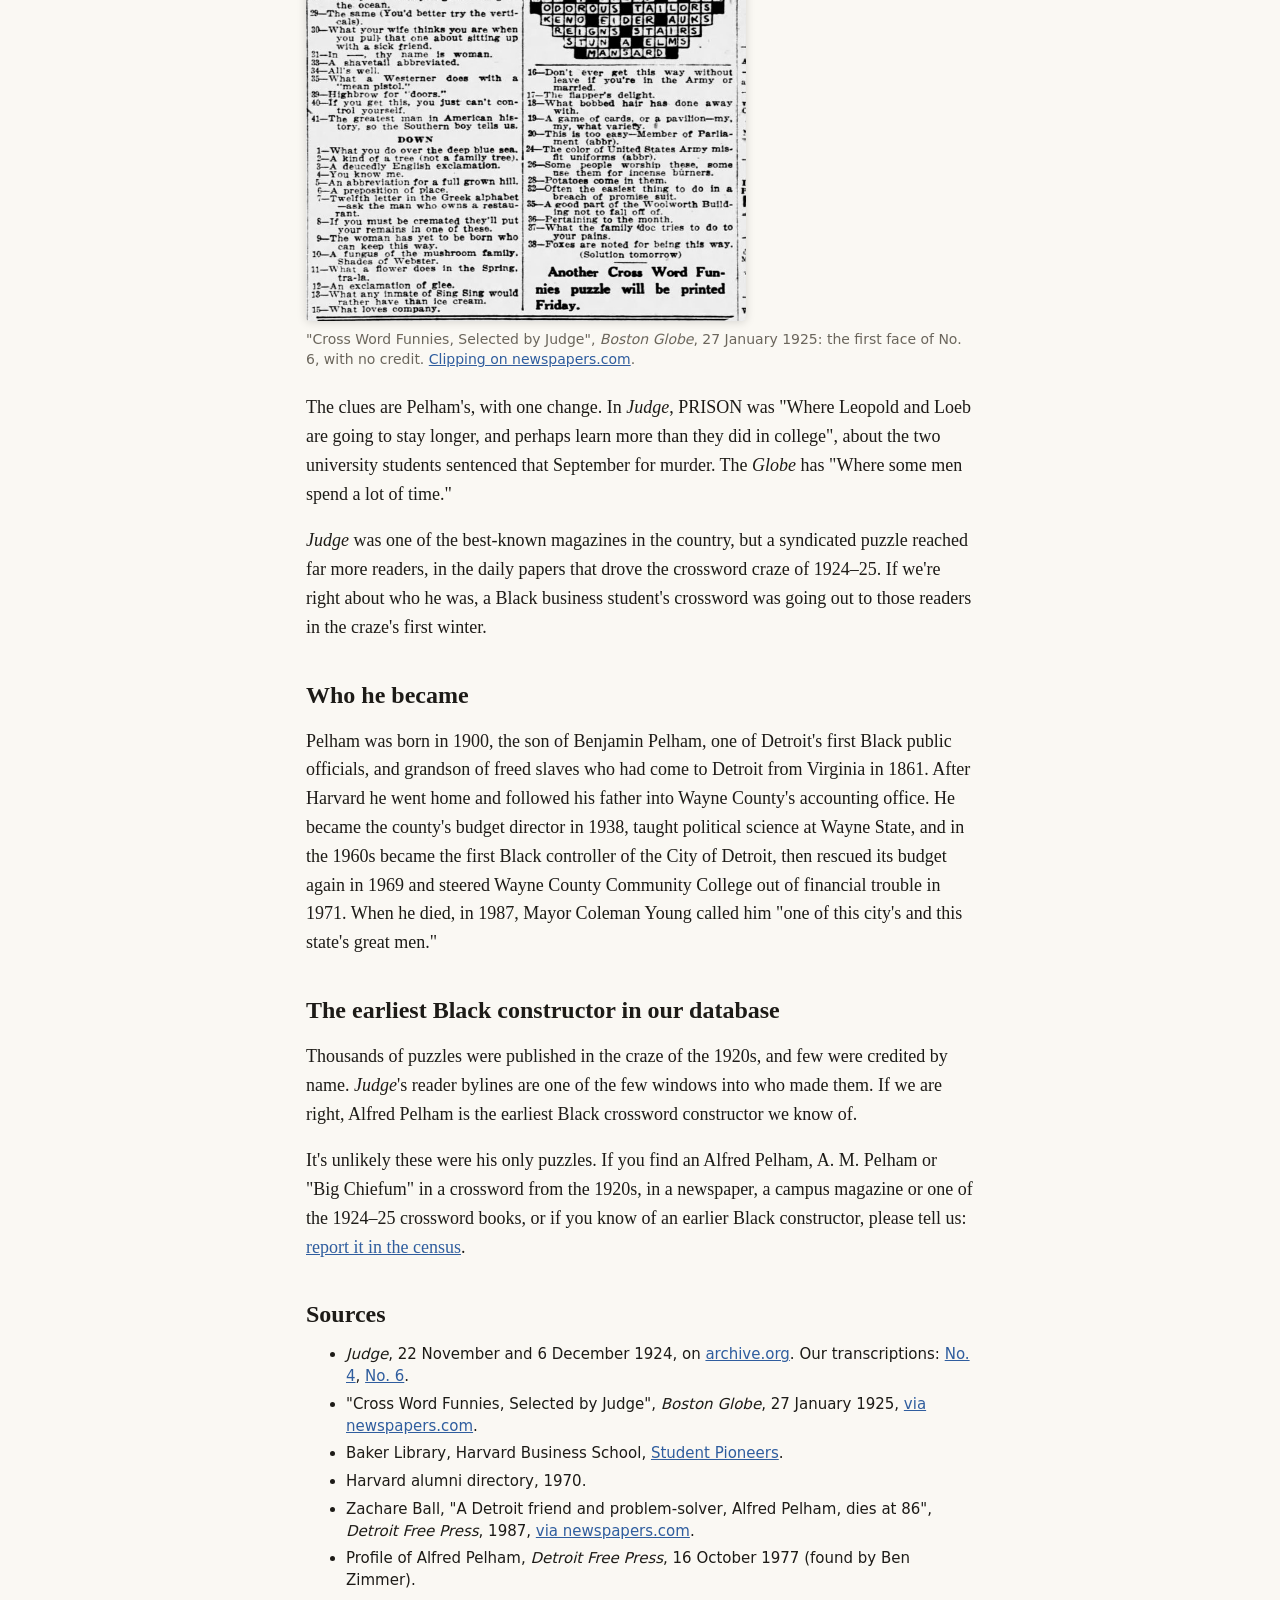
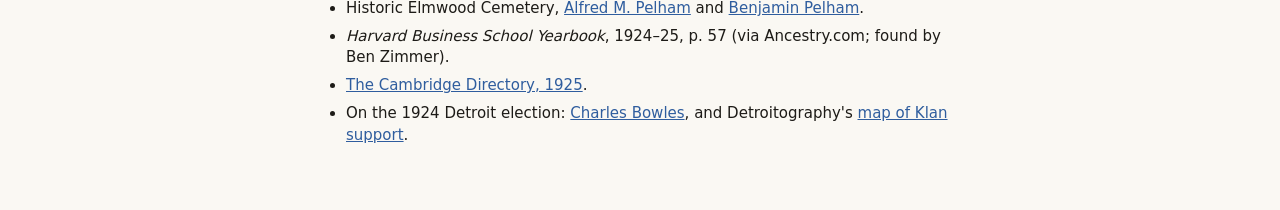
<file: blog/pelham.html>
<!doctype html>
<html lang="en">
<head>
<meta charset="utf-8">
<meta name="viewport" content="width=device-width,initial-scale=1">
<title>The Harvard student behind two of Judge's most creative crosswords</title>
<meta name="description" content="Two of the most unusual crosswords of 1924 were credited to Alfred Pelham of 378 Harvard St., Cambridge. Were they the work of Alfred Montgomery Pelham, one of the first Black students at Harvard Business School and later Detroit's first Black city controller?">
<meta name="author" content="Alex DeJarnatt">
<meta property="og:type" content="article">
<meta property="og:site_name" content="Every Puzzle Project">
<meta property="og:title" content="The Harvard student behind two of Judge's most creative crosswords">
<meta property="og:description" content="Were Judge's two most creative crosswords of 1924 made by Alfred Montgomery Pelham, a pioneering Black Harvard Business School student?">
<meta property="og:url" content="https://everypuzzleproject.org/blog/pelham.html">
<link rel="canonical" href="https://everypuzzleproject.org/blog/pelham.html">
<meta property="og:image" content="https://everypuzzleproject.org/blog/img/judge1924-12-06-faces.jpg">
<meta name="robots" content="noindex">
<link rel="icon" href="data:image/svg+xml,%3Csvg xmlns=%27http://www.w3.org/2000/svg%27 viewBox=%270 0 3 3%27%3E%3Crect width=%273%27 height=%273%27 fill=%27%23fff%27/%3E%3Crect width=%271%27 height=%271%27 fill=%27%231d1b17%27/%3E%3Crect x=%272%27 y=%272%27 width=%271%27 height=%271%27 fill=%27%231d1b17%27/%3E%3C/svg%3E">
<link rel="stylesheet" href="../site.css?v=202611061">
<style>
  .post { max-width: 700px; }
  .post p, .post li { font: 18px/1.6 var(--serif); }
  .post li { margin: 6px 0; }
  .post h1 { font-size: 34px; margin-top: 12px; }
  .post h2 { font-size: 24px; margin-top: 40px; }
  .dek { font: 20px/1.5 var(--serif); color: var(--muted); margin: 6px 0 0; }
  .byline { font-size: 14px; color: var(--muted); margin: 10px 0 24px; }
  figure { margin: 24px 0; }
  figure img { display: block; max-width: 100%; height: auto; border-radius: 4px; box-shadow: 0 1px 10px rgba(0,0,0,.15); background: #fff; }
  figure.narrow img { max-width: 440px; width: 100%; }
  figure.pair { display: flex; flex-wrap: wrap; gap: 14px; align-items: flex-start; }
  figure.pair img { flex: 1 1 260px; min-width: 0; max-width: 340px; }
  figure.pair figcaption { flex-basis: 100%; }
  figcaption { font-size: 14px; line-height: 1.45; color: var(--muted); margin-top: 8px; }
  blockquote { margin: 18px 0; padding: 2px 0 2px 16px; border-left: 3px solid var(--line); }
  blockquote p { font-style: italic; }
  .note { border-left: 3px solid var(--line); padding: 2px 0 2px 14px; color: var(--muted); }
  .post .sources li { font: 15px/1.45 var(--sans); }
  @media (max-width: 520px) { .post p, .post li { font-size: 17px; } .post h1 { font-size: 28px; } }
</style>
<script type="application/ld+json">
{
 "@context": "https://schema.org",
 "@type": "BlogPosting",
 "headline": "The Harvard student behind two of Judge's most creative crosswords",
 "description": "Two of the most unusual crosswords of 1924 were credited to Alfred Pelham of 378 Harvard St., Cambridge. Were they the work of Alfred Montgomery Pelham, one of the first Black students at Harvard Business School and later Detroit's first Black city controller?",
 "url": "https://everypuzzleproject.org/blog/pelham.html",
 "mainEntityOfPage": "https://everypuzzleproject.org/blog/pelham.html",
 "datePublished": "2026-10-12",
 "dateModified": "2026-10-16",
 "author": {
  "@type": "Person",
  "name": "Alex DeJarnatt",
  "worksFor": {
   "@id": "https://everypuzzleproject.org/#org"
  }
 },
 "publisher": {
  "@type": "Organization",
  "@id": "https://everypuzzleproject.org/#org",
  "name": "Every Puzzle Project",
  "alternateName": [
   "EPP",
   "The Every Puzzle Project"
  ],
  "url": "https://everypuzzleproject.org/",
  "logo": "https://everypuzzleproject.org/img/social-card.png",
  "description": "Preserving every crossword ever printed: a census of the publications that ran crosswords, and a transcription of each puzzle into an xd file linked to its scan, archived in the xd Crossword Corpus.",
  "sameAs": [
   "https://github.com/EveryPuzzleProject",
   "https://blitz.xwordapp.com/"
  ]
 },
 "isPartOf": {
  "@type": "Blog",
  "url": "https://everypuzzleproject.org/blog/"
 },
 "image": "https://everypuzzleproject.org/blog/img/judge1924-12-06-faces.jpg"
}
</script>
</head>
<body>
<header class="epp-header"><div class="wrap"><a href="../">Every Puzzle Project</a><a class="epp-page" href="./">Blog</a></div></header>
<main class="wrap post">

<h1>The Harvard student behind two of <i>Judge</i>'s most creative crosswords</h1>
<p class="dek">Two of the most inventive crosswords of 1924 were sent in from a student rooming house in Cambridge.
  Was their author one of the first Black students at Harvard Business School?</p>
<p class="byline">Alex DeJarnatt · Every Puzzle Project · 12 October 2026 · Updated 16 October 2026</p>

<p>In November 1924 the humor magazine <i>Judge</i> began printing a crossword every week, nearly all of them sent in by
  readers. We've now transcribed all 531 that <i>Judge</i> printed from 1924 to 1939, and almost all of them are what
  you'd expect: square grids, mostly 15 by 15. Two are not, and both came in the first month.</p>

<figure class="narrow">
  <img src="img/judge1924-11-22-page.jpg" width="720" height="1072"
    alt="A Judge magazine page from November 1924: a wide crossword grid whose black squares spell JUDGE, with cross-hatched squares spelling HA HA in two corners">
  <figcaption><i>Judge</i>'s Crossword Puzzle No. 4, 22 November 1924. The black squares spell JUDGE; cross-hatched
    squares spell HA HA in two corners; the holes of the letters hold one-letter answers.
    <a href="https://archive.org/details/sim_judge_1924-11-15_87/page/n34/mode/1up">Scan on archive.org</a>.</figcaption>
</figure>

<figure>
  <img src="img/judge1924-12-06-faces.jpg" width="720" height="619"
    alt="Two crossword grids shaped like faces, the second with circles for eyes, captioned Before Reading Judge and —and After">
  <figcaption>No. 6, 6 December 1924: two face-shaped grids sharing one list of clues, "Before Reading Judge" and
    "—and After". <a href="https://archive.org/details/sim_judge_1924-12-06_87/page/n34/mode/1up">Scan on archive.org</a>.</figcaption>
</figure>

<p>No. 4 is 15 squares tall and 26 wide, and no other grid in the run has that shape. No. 6 is the only puzzle of its
  kind. Only one other shaped grid appears in fifteen years of <i>Judge</i> (a heart, in February 1925), and after that
  the shapes stop. The magazine credited both puzzles to a reader at the same address:</p>

<figure class="pair">
  <img src="img/judge1924-11-22-credit.jpg" width="420" height="305"
    alt="Printed note: The above puzzle was contributed by Alfred M. Pelham, 378 Harvard St., Cambridge, Mass. Check for $25 is being mailed to him for submitting the best puzzle for this week.">
  <img src="img/judge1924-12-06-credit.jpg" width="520" height="142"
    alt="Printed note: JUDGE's Crossword Puzzle for this week was contributed by Alfred L. Pelham, 378 Harvard St., Cambridge, Mass.">
  <figcaption>The credits for No. 4 (left), which won that week's $25, and No. 6 (right).</figcaption>
</figure>

<p>Alfred M. Pelham and Alfred L. Pelham, both of 378 Harvard St., Cambridge. Who was he?</p>

<h2>A business student from Detroit?</h2>

<p>Could Alfred M. Pelham have been Alfred Montgomery Pelham of Detroit, Mich., one of
  <a href="https://www.library.hbs.edu/special-collections-and-archives/exhibits/aasu/student-pioneers">about a dozen
  African Americans who attended Harvard Business School between 1915 and 1930</a>? The same Alfred Pelham who
  went home to Detroit, spent half a century in public finance, and in 1961 became the
  <a href="https://www.newspapers.com/article/detroit-free-press-obituary-for-chiefum/208165585/">city's first Black
  controller</a>?</p>

<figure>
  <img src="img/hbs-student-pioneers-1915-1930.jpg" width="1280" height="796"
    alt="Portraits of twelve African American students who attended Harvard Business School between 1915 and 1930, with Alfred Montgomery Pelham outlined">
  <figcaption>"Between 1915 and 1930 approximately 12 African Americans attended HBS." Pelham is outlined. Portraits
    from Baker Library's <a href="https://www.library.hbs.edu/special-collections-and-archives/exhibits/aasu/student-pioneers">Student
    Pioneers</a> exhibit, Harvard Business School.</figcaption>
</figure>

<p><b>He was in Cambridge at the time.</b> His obituary in the <i>Detroit Free Press</i> says he graduated from
  Michigan in 1922 and from Harvard Business School in 1925, where he sat on the editorial board of the school's
  business review, and Harvard's 1970 alumni directory confirms it, listing him at the business school for 1922–25.
  So in November and December 1924 he was a business student in Cambridge.</p>

<figure>
  <img src="img/harvard-alumni-directory-1970-pelham.png" width="723" height="62"
    alt="Directory entry: Pelham, Alfred Montgomery, 2383 Oakman Blvd., Detroit, Mich 48238, Ins, gb22-25">
  <figcaption>His entry in the Harvard alumni directory, 1970: "gb22–25" is the Graduate School of Business
    Administration, 1922–25. <!-- TODO(alex): source link for the directory --></figcaption>
</figure>

<figure>
  <img src="img/hbs-pelham-annotated.png" width="1598" height="476"
    alt="Harvard Business School's exhibit page for Alfred Montgomery Pelham, with his photo; its date, HBS MBA 1933, is boxed with a note: probably 1925, per the alumni directory and his obituary">
  <figcaption>Harvard Business School's own exhibit page dates his degree to 1933. The alumni directory and his
    obituary both say 1925, which also fits his starting work in Detroit that year. From Baker Library's
    <a href="https://www.library.hbs.edu/special-collections-and-archives/exhibits/aasu/student-pioneers/alfred-montgomery-pelham">Student
    Pioneers</a> exhibit, annotated by us.</figcaption>
</figure>

<p><b>He lived at 378 Harvard St.</b> The Harvard Business School yearbook for 1924–25 lists Alfred Montgomery Pelham, University
  of Michigan A.B. '22, with a home address in Detroit and, in Cambridge, 378 Harvard Street: the address printed
  with both puzzles. The <a href="https://archive.org/details/cambridgedirecto1925unse">1925 Cambridge city
  directory</a> shows it was a rooming house, with about eight lodgers listed, Harvard and MIT students among them.</p>

<figure>
  <img src="img/hbs-yearbook-pelham.png" width="1241" height="468"
    alt="Harvard Business School Yearbook entry with a photo: Alfred Montgomery Pelham, University of Michigan, A.B. '22, 4180 Burns Avenue, Detroit, Mich., 378 Harvard Street, Cambridge">
  <figcaption>His entry in the <i>Harvard Business School Yearbook</i>, 1924–25, page 57, with the same Cambridge
    address as the <i>Judge</i> credits. Found by Ben
    Zimmer on Ancestry.com.</figcaption>
</figure>

<p><b>"M." and "L." are probably one man.</b> Same name, same address, two weeks apart. The puzzles share habits
  too: both draw pictures with shaded squares, which no other <i>Judge</i> constructor did in 1924 or 1925, and both
  clue AN as "Just one.", which no other puzzle in the run does. Alfred Montgomery Pelham's middle name came from his
  mother's family, so if he's our man, No. 4's "M." is right and No. 6's "L." may be a misprint.</p>

<p><b>He was a writer, and a funny one.</b> The obituary says he wrote poems for his children "before the days of
  Doctor Seuss", published in 1962 as <i>Poems for Children</i>. His family called him "Big Chiefum", and his
  daughter remembered "a warm, gentle, funny side".</p>

<figure>
  <img src="img/detroit-free-press-1987-pelham.png" width="860" height="262"
    alt="Newspaper obituary headlined: A Detroit friend and problem-solver, Alfred Pelham, dies at 86, with a photo of Mr. Pelham">
  <figcaption>Zachare Ball, "A Detroit friend and problem-solver, Alfred Pelham, dies at 86", <i>Detroit Free
    Press</i>, 1987. <a href="https://www.newspapers.com/article/detroit-free-press-obituary-for-chiefum/208165585/">Clipping
    on newspapers.com</a>.</figcaption>
</figure>

<p><b>And he made word games all his life.</b> A <i>Detroit Free Press</i> profile from 16 October 1977 says that at 77
  he was still looking for a way to publish "an immense series of word and language games", some of them "quite
  sophisticated", that he had invented in his quiet hours away from committee meetings. (Found by Ben Zimmer.)</p>

<p>None of the records we've found names a crossword, but the name, the address, the school and the dates all fit,
  and he spent a lifetime inventing word games.</p>

<h2>What the puzzles say</h2>

<p>Read with a young Black student from Detroit in mind, a few clues stand out. No. 4 mentions the Ku Klux Klan three times, which no other
  early <i>Judge</i> puzzle we've read does:</p>

<blockquote>
  <p>Three letters like this one and Rastus leaves town. (K)</p>
  <p>Another place besides a Klan meeting where you'll find sheets. (BED)</p>
  <p>One more letter like these and you have an empire that you can't see. (KK: the Klan called itself the Invisible
    Empire)</p>
</blockquote>

<p>That puzzle ran on 22 November 1924, less than three weeks after an election in which a Klan-backed write-in
  candidate, Charles Bowles, very nearly became mayor of Detroit, where Alfred Montgomery Pelham grew up. The jokes are still in the voice of
  their time ("Rastus" was a minstrel-show name), and we can't know how much of them the magazine's editors touched.
  Other clues sound like a Harvard student far from home: "A pet name for the brain factory at New Haven." (ELI), and
  "The kind of drink you go to Montreal for." (ALES), from a young man who grew up across the river from Canada in
  the middle of Prohibition.</p>

<h2>In the daily papers</h2>

<p>No. 6 didn't stay in <i>Judge</i>. The magazine also syndicated puzzles to daily newspapers, under the title
  "Cross Word Funnies, Selected by Judge", and the <i>Boston Globe</i> ran the first face of No. 6, "Before Reading
  Judge", on its own on 27 January 1925, seven weeks after <i>Judge</i> printed it. It ran without the second face
  and without Pelham's name, so readers in Boston, a few miles from his rooming house, were solving his puzzle with no idea who made it.</p>

<figure class="narrow">
  <img src="img/boston-globe-1925-01-27-cross-word-funnies.jpg" width="720" height="1710"
    alt="Newspaper crossword headed Cross Word Funnies, Selected by Judge, copyright 1924: the first face-shaped grid from Judge's No. 6, with its clues and the solution to the previous day's puzzle">
  <figcaption>"Cross Word Funnies, Selected by Judge", <i>Boston Globe</i>, 27 January 1925: the first face of No. 6,
    with no credit. <a href="https://www.newspapers.com/article/the-boston-globe-judge-syndication-bosto/208389013/">Clipping on newspapers.com</a>.</figcaption>
</figure>

<p>The clues are Pelham's, with one change. In <i>Judge</i>, PRISON was "Where Leopold and Loeb are going to stay
  longer, and perhaps learn more than they did in college", about the two university students sentenced that
  September for murder. The <i>Globe</i> has "Where some men spend a lot of time."</p>

<p><i>Judge</i> was one of the best-known magazines in the country, but a syndicated puzzle reached far more
  readers, in the daily papers that drove the crossword craze of 1924–25. If we're right about who he was, a Black
  business student's crossword was going out to those readers in the craze's first winter.</p>

<h2>Who he became</h2>

<p>Pelham was born in 1900, the son of Benjamin Pelham, one of Detroit's first Black public officials, and grandson
  of freed slaves who had come to Detroit from Virginia in 1861. After Harvard he went home and followed his father
  into Wayne County's accounting office. He became the county's budget director in 1938, taught political science
  at Wayne State, and in the 1960s became the first Black controller of the City of Detroit, then rescued its budget
  again in 1969 and steered Wayne County Community College out of financial trouble in 1971. When he died, in 1987,
  Mayor Coleman Young called him "one of this city's and this state's great men."</p>

<h2>The earliest Black constructor in our database</h2>

<p>Thousands of puzzles were published in the craze of the 1920s, and few were credited by name. <i>Judge</i>'s
  reader bylines are one of the few windows into who made them. If we are right, Alfred Pelham is the earliest Black
  crossword constructor we know of.</p>

<p>It's unlikely these were his only puzzles. If you find an Alfred Pelham, A. M. Pelham or "Big Chiefum" in a
  crossword from the 1920s, in a newspaper, a campus magazine or one of the 1924–25 crossword books, or if you know of
  an earlier Black constructor, please tell us: <a href="https://github.com/EveryPuzzleProject/census">report it in
  the census</a>.</p>

<h2>Sources</h2>

<ul class="sources">
  <li><i>Judge</i>, 22 November and 6 December 1924, on <a href="https://archive.org/details/sim_judge_1924-11-15_87/page/n34/mode/1up">archive.org</a>. Our transcriptions:
    <a href="https://github.com/EveryPuzzleProject/judge/blob/main/xd/judge1924-11-22.xd">No. 4</a>,
    <a href="https://github.com/EveryPuzzleProject/judge/blob/main/xd/judge1924-12-06.xd">No. 6</a>.</li>
  <li>"Cross Word Funnies, Selected by Judge", <i>Boston Globe</i>, 27 January 1925,
    <a href="https://www.newspapers.com/article/the-boston-globe-judge-syndication-bosto/208389013/">via newspapers.com</a>.</li>
  <li>Baker Library, Harvard Business School, <a href="https://www.library.hbs.edu/special-collections-and-archives/exhibits/aasu/student-pioneers">Student Pioneers</a>.</li>
  <li>Harvard alumni directory, 1970. <!-- TODO(alex): link --></li>
  <li>Zachare Ball, "A Detroit friend and problem-solver, Alfred Pelham, dies at 86", <i>Detroit Free Press</i>, 1987,
    <a href="https://www.newspapers.com/article/detroit-free-press-obituary-for-chiefum/208165585/">via newspapers.com</a>.</li>
  <li>Profile of Alfred Pelham, <i>Detroit Free Press</i>, 16 October 1977 (found by Ben Zimmer).</li>
  <li>Historic Elmwood Cemetery, <a href="https://www.elmwoodhistoriccemetery.org/events-tours/biographies/101-alfred-m-pelham">Alfred M. Pelham</a>
    and <a href="https://elmwoodhistoriccemetery.org/events-tours/biographies/102-benjamin-pelham">Benjamin Pelham</a>.</li>
  <li><i>Harvard Business School Yearbook</i>, 1924–25, p. 57 (via Ancestry.com; found by Ben Zimmer).</li>
  <li><a href="https://archive.org/details/cambridgedirecto1925unse">The Cambridge Directory, 1925</a>.</li>
  <li>On the 1924 Detroit election: <a href="https://en.wikipedia.org/wiki/Charles_Bowles_(mayor)">Charles Bowles</a>,
    and Detroitography's <a href="https://detroitography.com/2017/08/23/map-klan-support-in-detroit-mayoral-election-1924/">map of Klan support</a>.</li>
</ul>

</main>
</body>
</html>
</file>
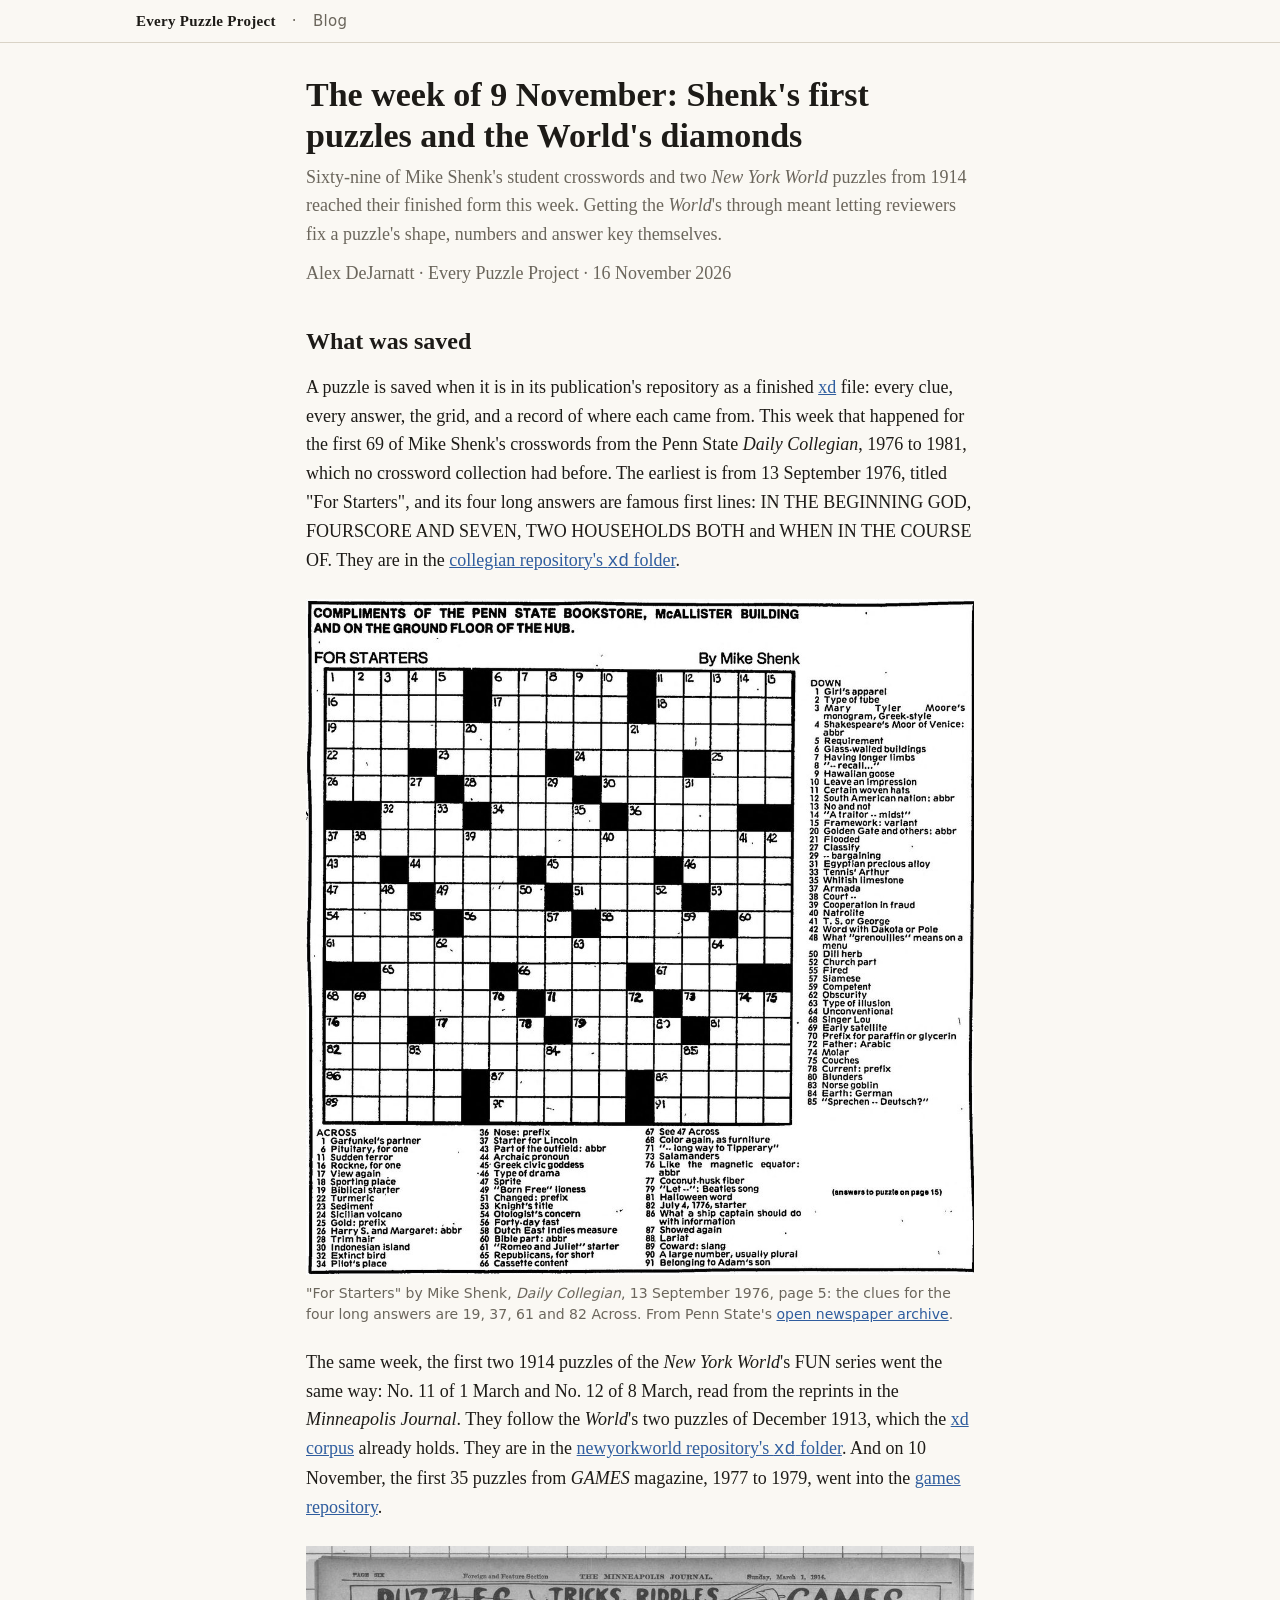
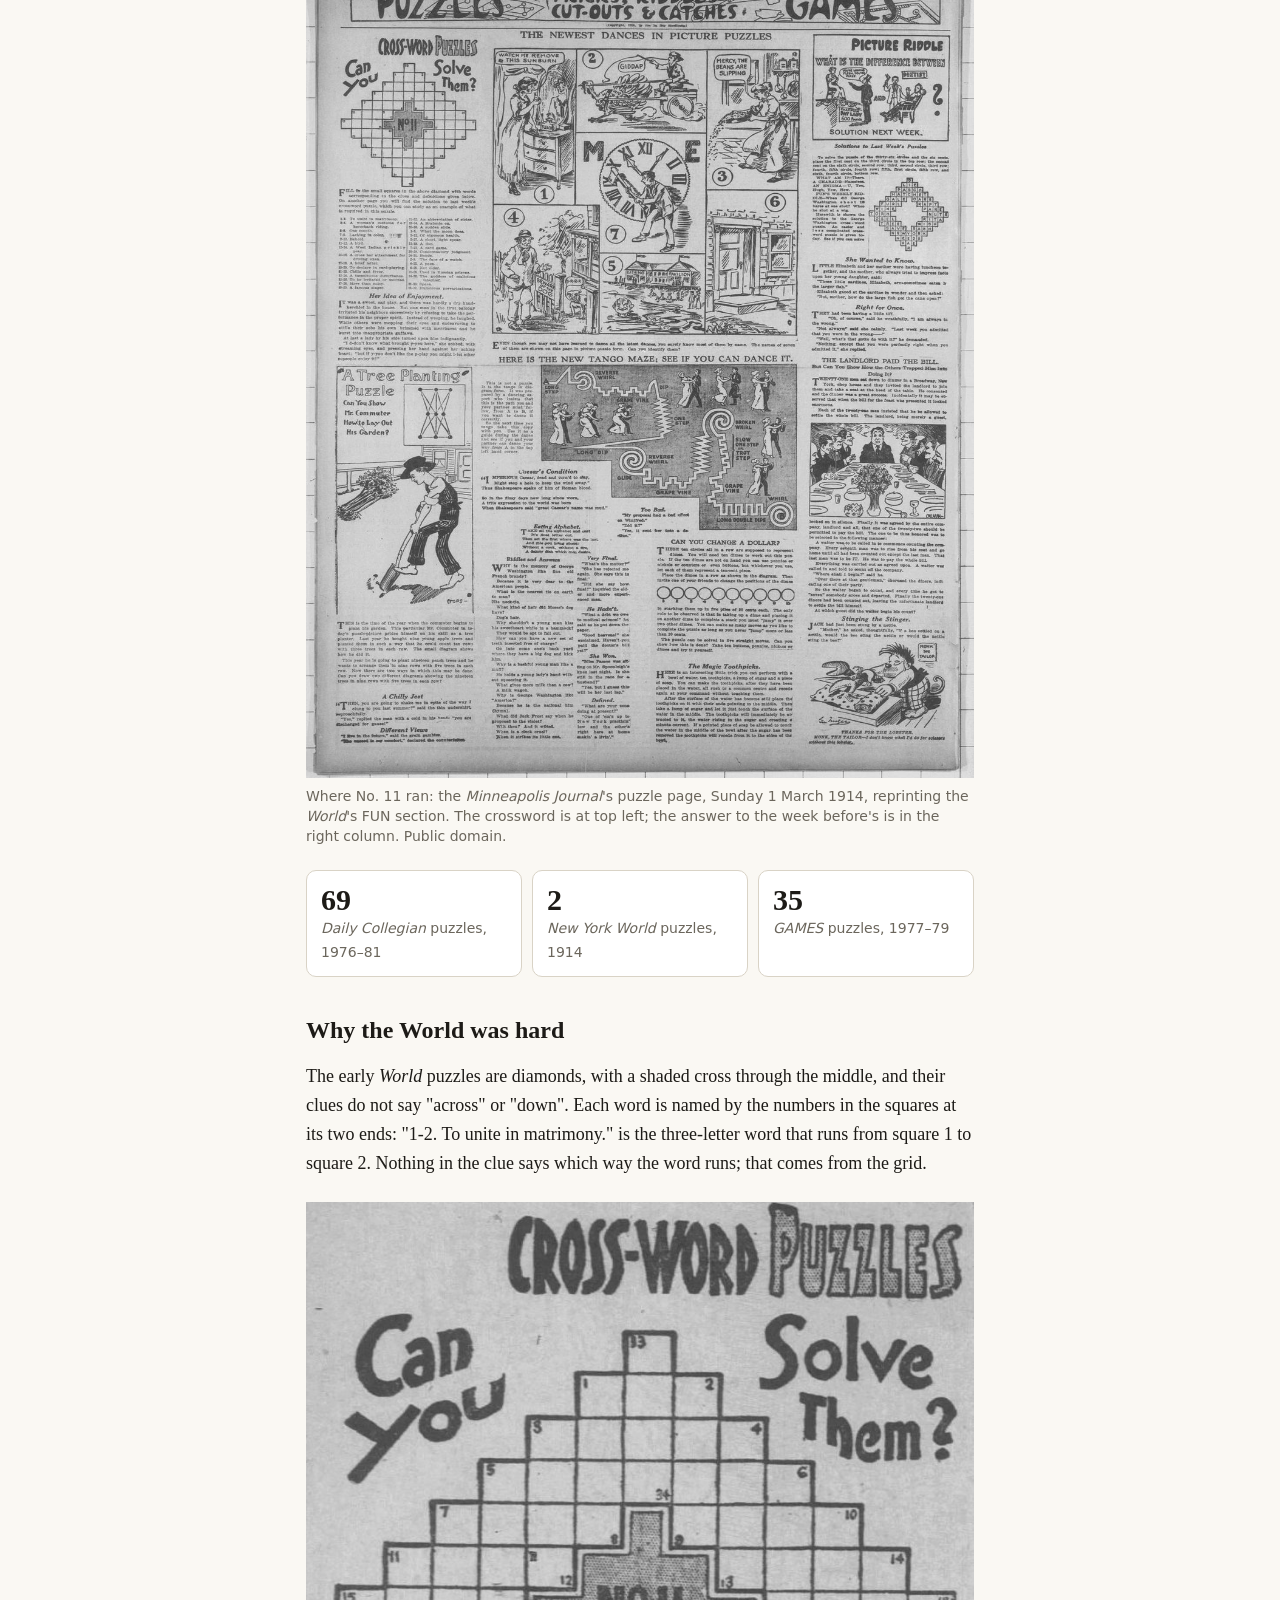
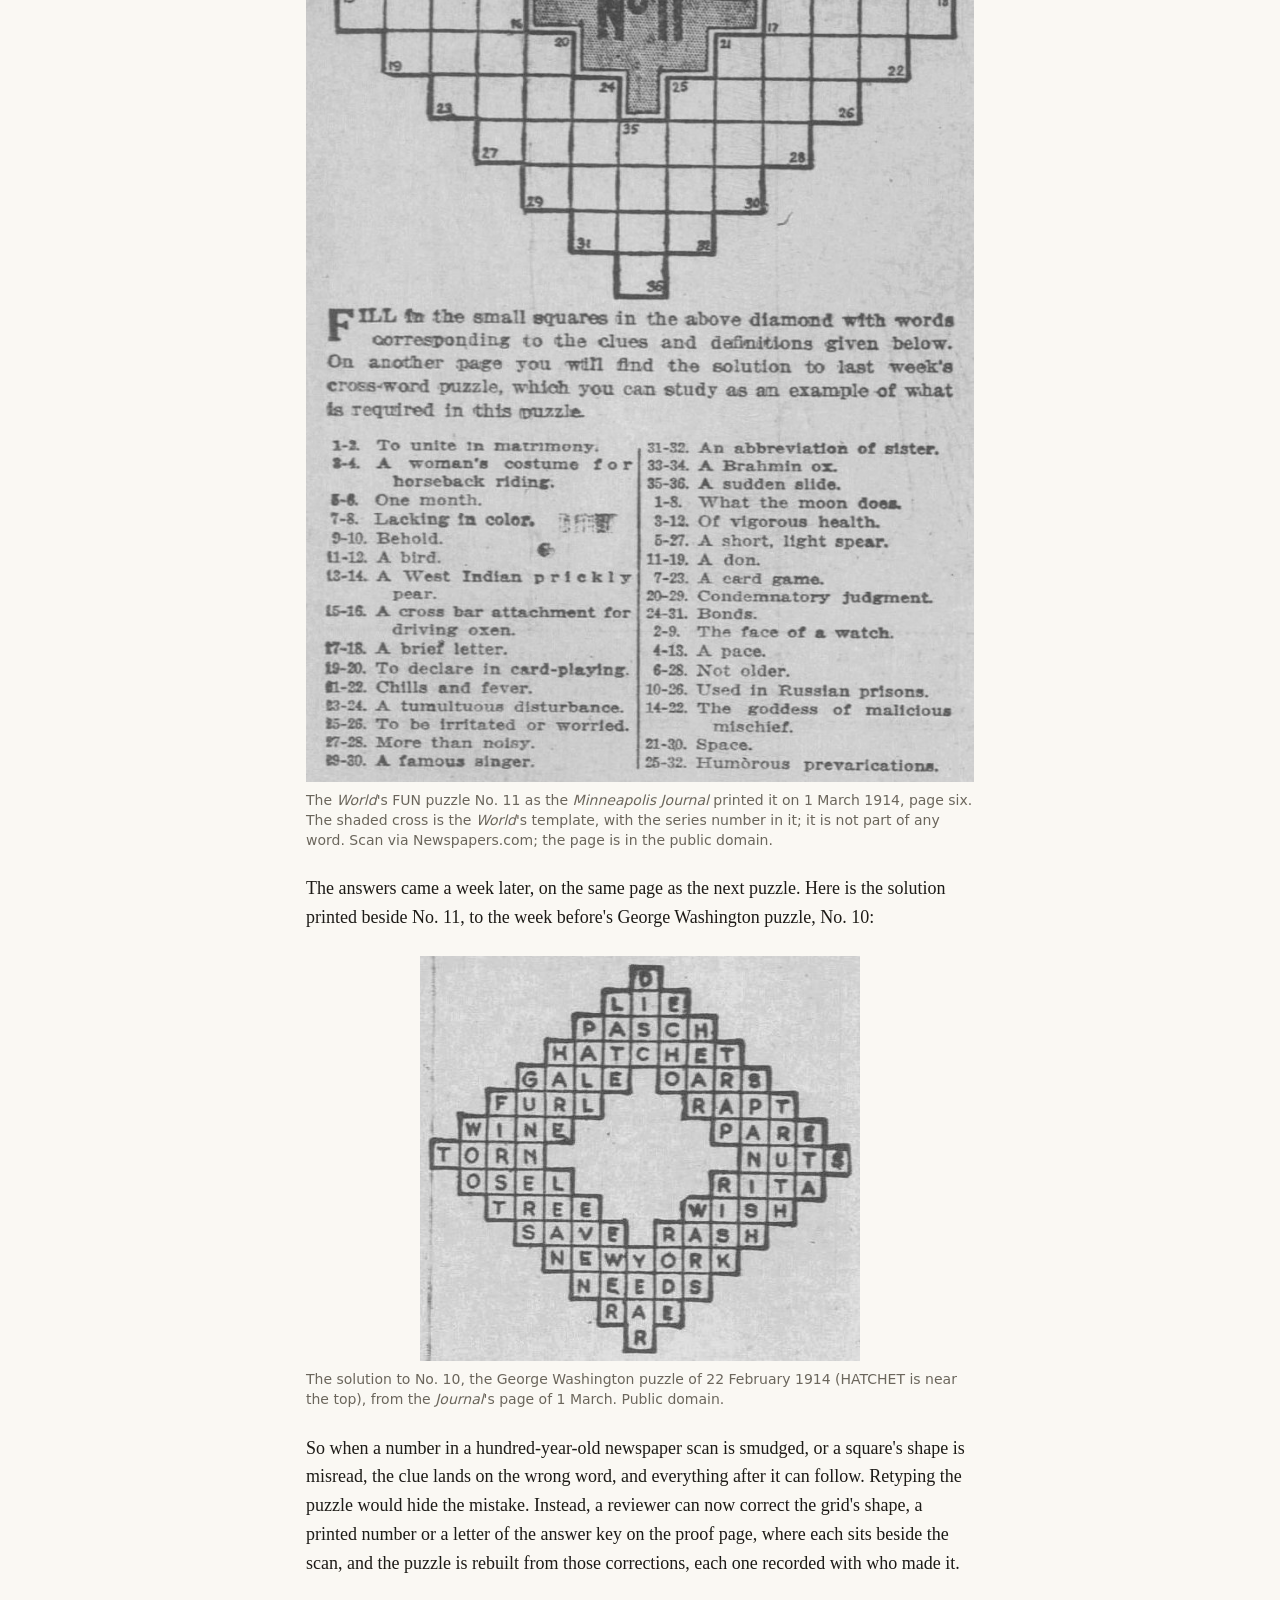
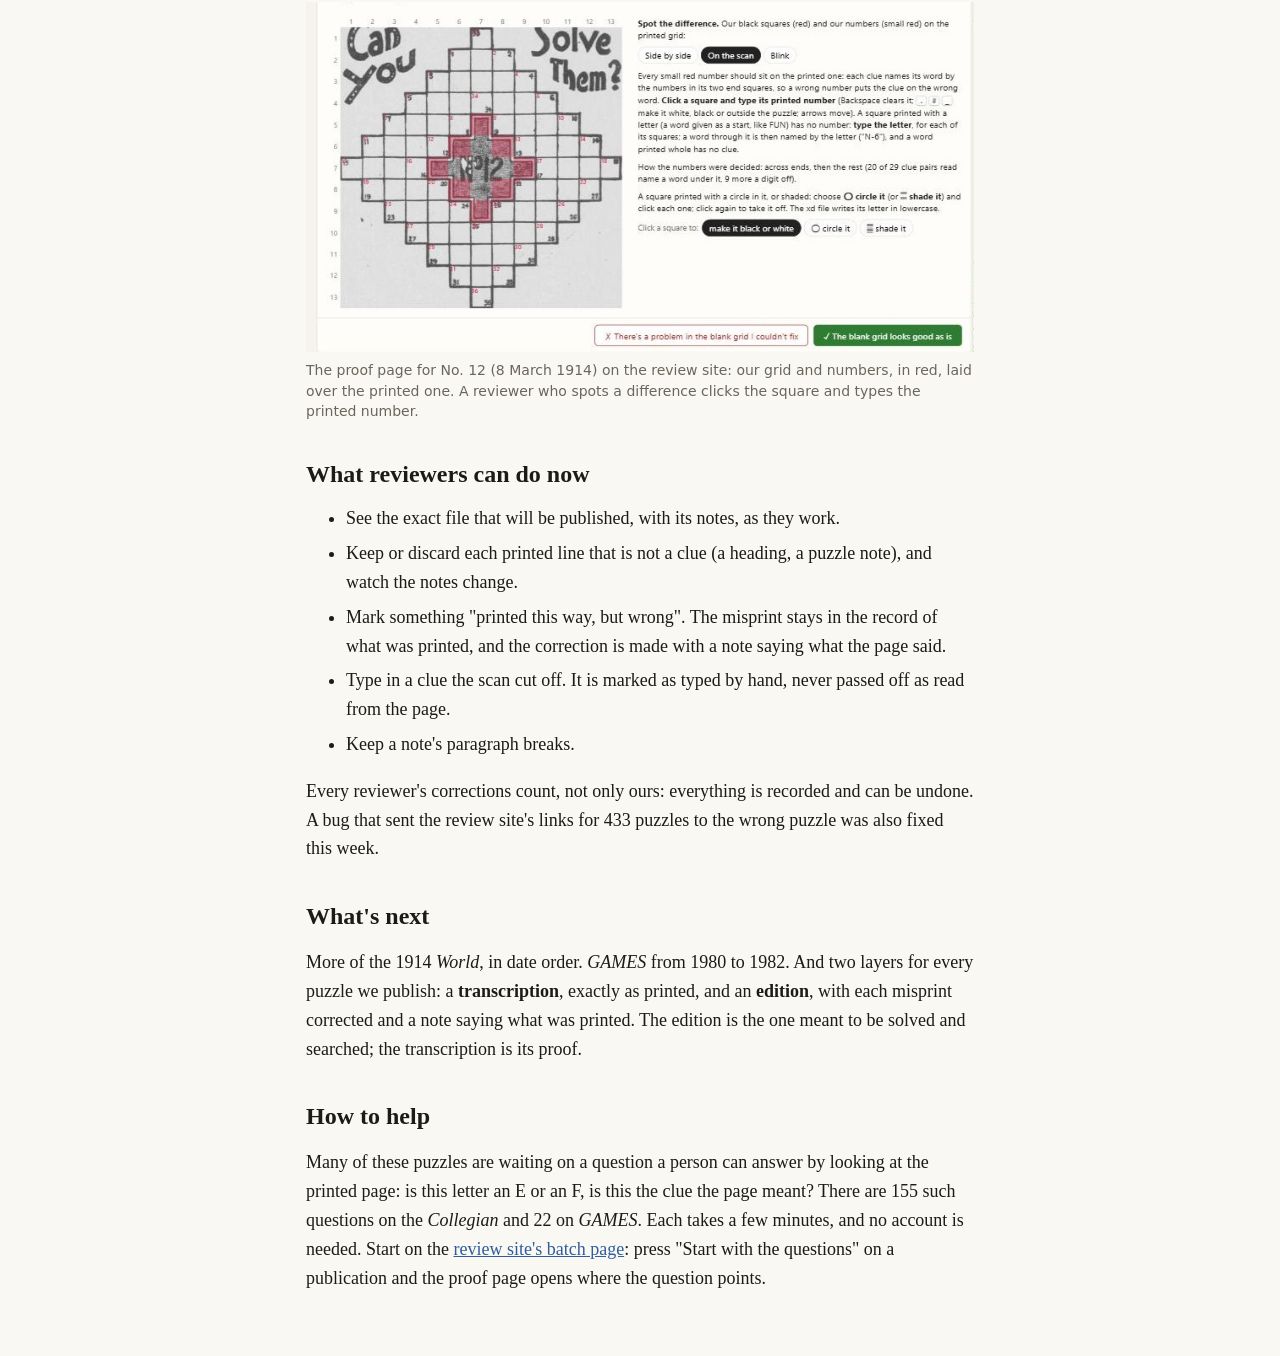
<file: blog/week-2026-11-09.html>
<!doctype html>
<html lang="en">
<head>
<meta charset="utf-8">
<meta name="viewport" content="width=device-width,initial-scale=1">
<title>The week of 9 November: Shenk's first puzzles and the World's diamonds</title>
<meta name="description" content="69 of Mike Shenk's Daily Collegian crosswords and two 1914 New York World puzzles reached their finished form this week, and reviewers can now fix a puzzle's grid, numbering and answer key on the review site.">
<meta name="author" content="Alex DeJarnatt">
<meta property="og:type" content="article">
<meta property="og:site_name" content="Every Puzzle Project">
<meta property="og:title" content="The week of 9 November: Shenk's first puzzles and the World's diamonds">
<meta property="og:description" content="69 of Mike Shenk's Daily Collegian crosswords and two 1914 New York World puzzles reached their finished form this week, and reviewers can now fix a puzzle's grid, numbering and answer key on the review site.">
<meta property="og:url" content="https://everypuzzleproject.org/blog/week-2026-11-09.html">
<link rel="canonical" href="https://everypuzzleproject.org/blog/week-2026-11-09.html">
<meta property="og:image" content="https://everypuzzleproject.org/img/social-card.png">
<link rel="icon" href="data:image/svg+xml,%3Csvg xmlns=%27http://www.w3.org/2000/svg%27 viewBox=%270 0 3 3%27%3E%3Crect width=%273%27 height=%273%27 fill=%27%23fff%27/%3E%3Crect width=%271%27 height=%271%27 fill=%27%231d1b17%27/%3E%3Crect x=%272%27 y=%272%27 width=%271%27 height=%271%27 fill=%27%231d1b17%27/%3E%3C/svg%3E">
<link rel="stylesheet" href="../site.css?v=202611061">
<style>
  .post { max-width: 700px; }
  .post p, .post li { font: 18px/1.6 var(--serif); }
  .post li { margin: 6px 0; }
  .post h1 { font-size: 34px; margin-top: 12px; }
  .post h2 { font-size: 24px; margin-top: 40px; }
  .dek { font: 20px/1.5 var(--serif); color: var(--muted); margin: 6px 0 0; }
  .byline { font-size: 14px; color: var(--muted); margin: 10px 0 24px; }
  blockquote { margin: 18px 0; padding: 2px 0 2px 16px; border-left: 3px solid var(--line); }
  blockquote p { font-style: italic; }
  figure { margin: 24px 0; }
  figure img { display: block; max-width: 100%; height: auto; margin: 0 auto; }
  figcaption { font: 14px/1.45 var(--sans); color: var(--muted); margin-top: 8px; }
  .stats { display: grid; grid-template-columns: repeat(auto-fit, minmax(118px, 1fr)); gap: 10px; margin: 24px 0; }
  .stat { background: var(--surface); border: 1px solid var(--line); border-radius: 10px; padding: 12px 14px; }
  .stat b { display: block; font: 700 30px/1.1 var(--serif); }
  .stat span { font-size: 14px; color: var(--muted); }
  @media (max-width: 520px) { .post p, .post li { font-size: 17px; } .post h1 { font-size: 28px; } }
</style>
<script type="application/ld+json">
{
 "@context": "https://schema.org",
 "@type": "BlogPosting",
 "headline": "The week of 9 November: Shenk's first puzzles and the World's diamonds",
 "description": "69 of Mike Shenk's Daily Collegian crosswords and two 1914 New York World puzzles reached their finished form this week, and reviewers can now fix a puzzle's grid, numbering and answer key on the review site.",
 "url": "https://everypuzzleproject.org/blog/week-2026-11-09.html",
 "mainEntityOfPage": "https://everypuzzleproject.org/blog/week-2026-11-09.html",
 "datePublished": "2026-11-16",
 "dateModified": "2026-11-16",
 "author": {
  "@type": "Person",
  "name": "Alex DeJarnatt",
  "worksFor": {
   "@id": "https://everypuzzleproject.org/#org"
  }
 },
 "publisher": {
  "@type": "Organization",
  "@id": "https://everypuzzleproject.org/#org",
  "name": "Every Puzzle Project",
  "alternateName": [
   "EPP",
   "The Every Puzzle Project"
  ],
  "url": "https://everypuzzleproject.org/",
  "logo": "https://everypuzzleproject.org/img/social-card.png",
  "description": "Preserving every crossword ever printed: a census of the publications that ran crosswords, and a transcription of each puzzle into an xd file linked to its scan, archived in the xd Crossword Corpus.",
  "sameAs": [
   "https://github.com/EveryPuzzleProject",
   "https://blitz.xwordapp.com/"
  ]
 },
 "isPartOf": {
  "@type": "Blog",
  "url": "https://everypuzzleproject.org/blog/"
 },
 "image": "https://everypuzzleproject.org/img/social-card.png"
}
</script>
</head>
<body>
<header class="epp-header"><div class="wrap"><a href="../">Every Puzzle Project</a><a class="epp-page" href="./">Blog</a></div></header>
<main class="wrap post">

<h1>The week of 9 November: Shenk's first puzzles and the World's diamonds</h1>
<p class="dek">Sixty-nine of Mike Shenk's student crosswords and two <i>New York World</i> puzzles from 1914 reached
  their finished form this week. Getting the <i>World</i>'s through meant letting reviewers fix a puzzle's shape,
  numbers and answer key themselves.</p>
<p class="byline">Alex DeJarnatt · Every Puzzle Project · 16 November 2026</p>

<h2>What was saved</h2>

<p>A puzzle is saved when it is in its publication's repository as a finished
  <a href="https://github.com/century-arcade/xdformat">xd</a> file: every clue, every answer, the grid, and a record of
  where each came from. This week that happened for the first 69 of Mike Shenk's crosswords from the Penn State
  <i>Daily Collegian</i>, 1976 to 1981, which no crossword collection had before. The earliest is from
  13 September 1976, titled "For Starters", and its four long answers are famous first lines:
  IN THE BEGINNING GOD, FOURSCORE AND SEVEN, TWO HOUSEHOLDS BOTH and WHEN IN THE COURSE OF. They are in the
  <a href="https://github.com/EveryPuzzleProject/collegian/tree/main/xd">collegian repository's <code>xd</code> folder</a>.</p>

<figure>
  <img src="img/collegian1976-09-13-for-starters.jpg" width="1100" height="1113" loading="lazy"
    alt="A 15-by-15 crossword headed 'Compliments of the Penn State Bookstore', titled 'For Starters' and bylined 'By Mike Shenk', with clues such as '19 Biblical starter', '37 Starter for Lincoln', '61 Romeo and Juliet starter' and '82 July 4, 1776, starter'.">
  <figcaption>"For Starters" by Mike Shenk, <i>Daily Collegian</i>, 13 September 1976, page 5: the clues for the four
    long answers are 19, 37, 61 and 82 Across. From Penn State's
    <a href="https://panewsarchive.psu.edu/lccn/sn85054904/1976-09-13/ed-1/seq-5/">open newspaper archive</a>.</figcaption>
</figure>

<p>The same week, the first two 1914 puzzles of the <i>New York World</i>'s FUN series went the same way: No. 11 of
  1 March and No. 12 of 8 March, read from the reprints in the <i>Minneapolis Journal</i>. They follow the
  <i>World</i>'s two puzzles of December 1913, which the <a href="https://github.com/century-arcade/xd">xd corpus</a>
  already holds. They are in the
  <a href="https://github.com/EveryPuzzleProject/newyorkworld/tree/main/xd">newyorkworld repository's <code>xd</code> folder</a>.
  And on 10 November, the first 35 puzzles from <i>GAMES</i> magazine, 1977 to 1979, went into the
  <a href="https://github.com/EveryPuzzleProject/games/tree/main/xd">games repository</a>.</p>

<figure>
  <img src="img/nyw1914-03-01-page.jpg" width="1100" height="1370" loading="lazy"
    alt="A full newspaper page headed 'Puzzles, Tricks, Riddles, Cut-outs and Catches, Games', with the diamond crossword at top left, picture puzzles of the newest dances, a tango maze, a tree-planting puzzle and a cartoon lobster.">
  <figcaption>Where No. 11 ran: the <i>Minneapolis Journal</i>'s puzzle page, Sunday 1 March 1914, reprinting the
    <i>World</i>'s FUN section. The crossword is at top left; the answer to the week before's is in the right
    column. Public domain.</figcaption>
</figure>

<div class="stats">
  <div class="stat"><b>69</b><span><i>Daily Collegian</i> puzzles, 1976–81</span></div>
  <div class="stat"><b>2</b><span><i>New York World</i> puzzles, 1914</span></div>
  <div class="stat"><b>35</b><span><i>GAMES</i> puzzles, 1977–79</span></div>
</div>

<h2>Why the World was hard</h2>

<p>The early <i>World</i> puzzles are diamonds, with a shaded cross through the middle, and their clues do not say
  "across" or "down". Each word is named by the numbers in the squares at its two ends: "1-2. To unite in
  matrimony." is the three-letter word that runs from square 1 to square 2. Nothing in the clue says which way the
  word runs; that comes from the grid.</p>

<figure>
  <img src="img/nyw1914-03-01-crossword.jpg" width="770" height="1360" loading="lazy"
    alt="A newspaper clipping headed 'Cross-Word Puzzles: Can You Solve Them?' with a diamond-shaped grid numbered 1 to 36, a shaded cross in the centre marked No. 11, and two columns of clues numbered by pairs, beginning '1-2. To unite in matrimony.'">
  <figcaption>The <i>World</i>'s FUN puzzle No. 11 as the <i>Minneapolis Journal</i> printed it on 1 March 1914, page
    six. The shaded cross is the <i>World</i>'s template, with the series number in it; it is not part of any word.
    Scan via Newspapers.com; the page is in the public domain.</figcaption>
</figure>

<p>The answers came a week later, on the same page as the next puzzle. Here is the solution printed beside No. 11,
  to the week before's George Washington puzzle, No. 10:</p>

<figure>
  <img src="img/nyw1914-03-01-washington-solution.jpg" width="440" height="405" loading="lazy" style="max-width:440px"
    alt="A solved diamond crossword with an open centre: its words include HATCHET, PASCH, GALE, OARS, WINE, TORN, NUTS, TREE, WISH, NEW YORK and NEEDS.">
  <figcaption>The solution to No. 10, the George Washington puzzle of 22 February 1914 (HATCHET is near the top),
    from the <i>Journal</i>'s page of 1 March. Public domain.</figcaption>
</figure>

<p>So when a number in a hundred-year-old newspaper scan is smudged, or a square's shape is misread, the clue lands
  on the wrong word, and everything after it can follow. Retyping the puzzle would hide the mistake. Instead, a
  reviewer can now correct the grid's shape, a printed number or a letter of the answer key on the proof page,
  where each sits beside the scan, and the puzzle is rebuilt from those corrections, each one recorded with who made
  it.</p>

<figure>
  <img src="img/proof-nyw1914-03-08-blank-grid.jpg" width="790" height="415" loading="lazy"
    alt="A screenshot of the review site: the scanned diamond grid of No. 12 with our squares and numbers drawn over it in red, and beside it instructions to click a square and type its printed number, and buttons to make a square black or white, circle it or shade it.">
  <figcaption>The proof page for No. 12 (8 March 1914) on the review site: our grid and numbers, in red, laid over
    the printed one. A reviewer who spots a difference clicks the square and types the printed number.</figcaption>
</figure>

<h2>What reviewers can do now</h2>

<ul>
  <li>See the exact file that will be published, with its notes, as they work.</li>
  <li>Keep or discard each printed line that is not a clue (a heading, a puzzle note), and watch the notes change.</li>
  <li>Mark something "printed this way, but wrong". The misprint stays in the record of what was printed, and the
    correction is made with a note saying what the page said.</li>
  <li>Type in a clue the scan cut off. It is marked as typed by hand, never passed off as read from the page.</li>
  <li>Keep a note's paragraph breaks.</li>
</ul>

<p>Every reviewer's corrections count, not only ours: everything is recorded and can be undone. A bug that sent the
  review site's links for 433 puzzles to the wrong puzzle was also fixed this week.</p>

<h2>What's next</h2>

<p>More of the 1914 <i>World</i>, in date order. <i>GAMES</i> from 1980 to 1982. And two layers for every puzzle we
  publish: a <b>transcription</b>, exactly as printed, and an <b>edition</b>, with each misprint corrected and a note
  saying what was printed. The edition is the one meant to be solved and searched; the transcription is its proof.</p>

<h2>How to help</h2>

<p>Many of these puzzles are waiting on a question a person can answer by looking at the printed page: is this
  letter an E or an F, is this the clue the page meant? There are 155 such questions on the <i>Collegian</i> and 22 on
  <i>GAMES</i>. Each takes a few minutes, and no account is needed. Start on the
  <a href="https://blitz.xwordapp.com/review/batch/">review site's batch page</a>: press "Start with the questions" on
  a publication and the proof page opens where the question points.</p>

</main>
</body>
</html>
</file>
<file: site.css>
/* Every Puzzle Project: shared stylesheet for everypuzzleproject.org and the
   publication status pages. Palette and type match blitz.xwordapp.com so the
   sites read as one family. Load it from https://everypuzzleproject.org/site.css
   and put the .epp-header bar at the top of the page (see README.md). */
:root {
  --bg: #faf8f3; --surface: #ffffff; --ink: #1d1b17; --muted: #6b665c; --line: #d9d3c6;
  --accent: #2f5d9e; --accent-soft: #dfe8f5; --word: #f3e6b0; --cur: #f0c84a;
  --bad: #c0392b; --good: #2e7d4f; --warm: #d9822b; --block: #1d1b17;
  --serif: "Iowan Old Style", "Palatino Linotype", Palatino, Georgia, serif;
  --sans: system-ui, -apple-system, "Segoe UI", sans-serif;
}
@media (prefers-color-scheme: dark) {
  :root:not([data-theme="light"]) {
    --bg: #17161a; --surface: #1f1e23; --ink: #ece8df; --muted: #a29d92; --line: #3a3832;
    --accent: #8fb3ea; --accent-soft: #2a3447; --word: #4a4126; --cur: #8a6d1c;
    --bad: #ef7a6c; --good: #6fcf97; --warm: #e8a35c; --block: #000;
  }
}
:root[data-theme="dark"] {
  --bg: #17161a; --surface: #1f1e23; --ink: #ece8df; --muted: #a29d92; --line: #3a3832;
  --accent: #8fb3ea; --accent-soft: #2a3447; --word: #4a4126; --cur: #8a6d1c;
  --bad: #ef7a6c; --good: #6fcf97; --warm: #e8a35c; --block: #000;
}
* { box-sizing: border-box; }
body { margin: 0; background: var(--bg); color: var(--ink); font: 16px/1.5 var(--sans); }
a { color: var(--accent); }
.wrap { max-width: 1040px; margin: 0 auto; padding: 20px 16px 48px; }
.muted { color: var(--muted); }
h1 { font: 600 28px/1.2 var(--serif); margin: 0 0 4px; }
h2 { font: 600 20px var(--serif); margin: 28px 0 8px; }

/* The shared header bar: "Every Puzzle Project · <page name>", with a link home. */
.epp-header { border-bottom: 1px solid var(--line); background: var(--bg); }
.epp-header .wrap { padding-top: 12px; padding-bottom: 12px; display: flex; flex-wrap: wrap; gap: 6px 16px; align-items: baseline; }
.epp-header a { color: var(--ink); text-decoration: none; font: 600 15px var(--serif); letter-spacing: .02em; }
.epp-header a:hover { text-decoration: underline; }
.epp-header .epp-page { color: var(--muted); font: 15px var(--sans); }
.epp-header .epp-page::before { content: "·"; margin-right: 16px; }
.epp-header nav { margin-left: auto; display: flex; gap: 16px; }
.epp-header nav a { font: 500 15px var(--sans); color: var(--accent); }
</file>
